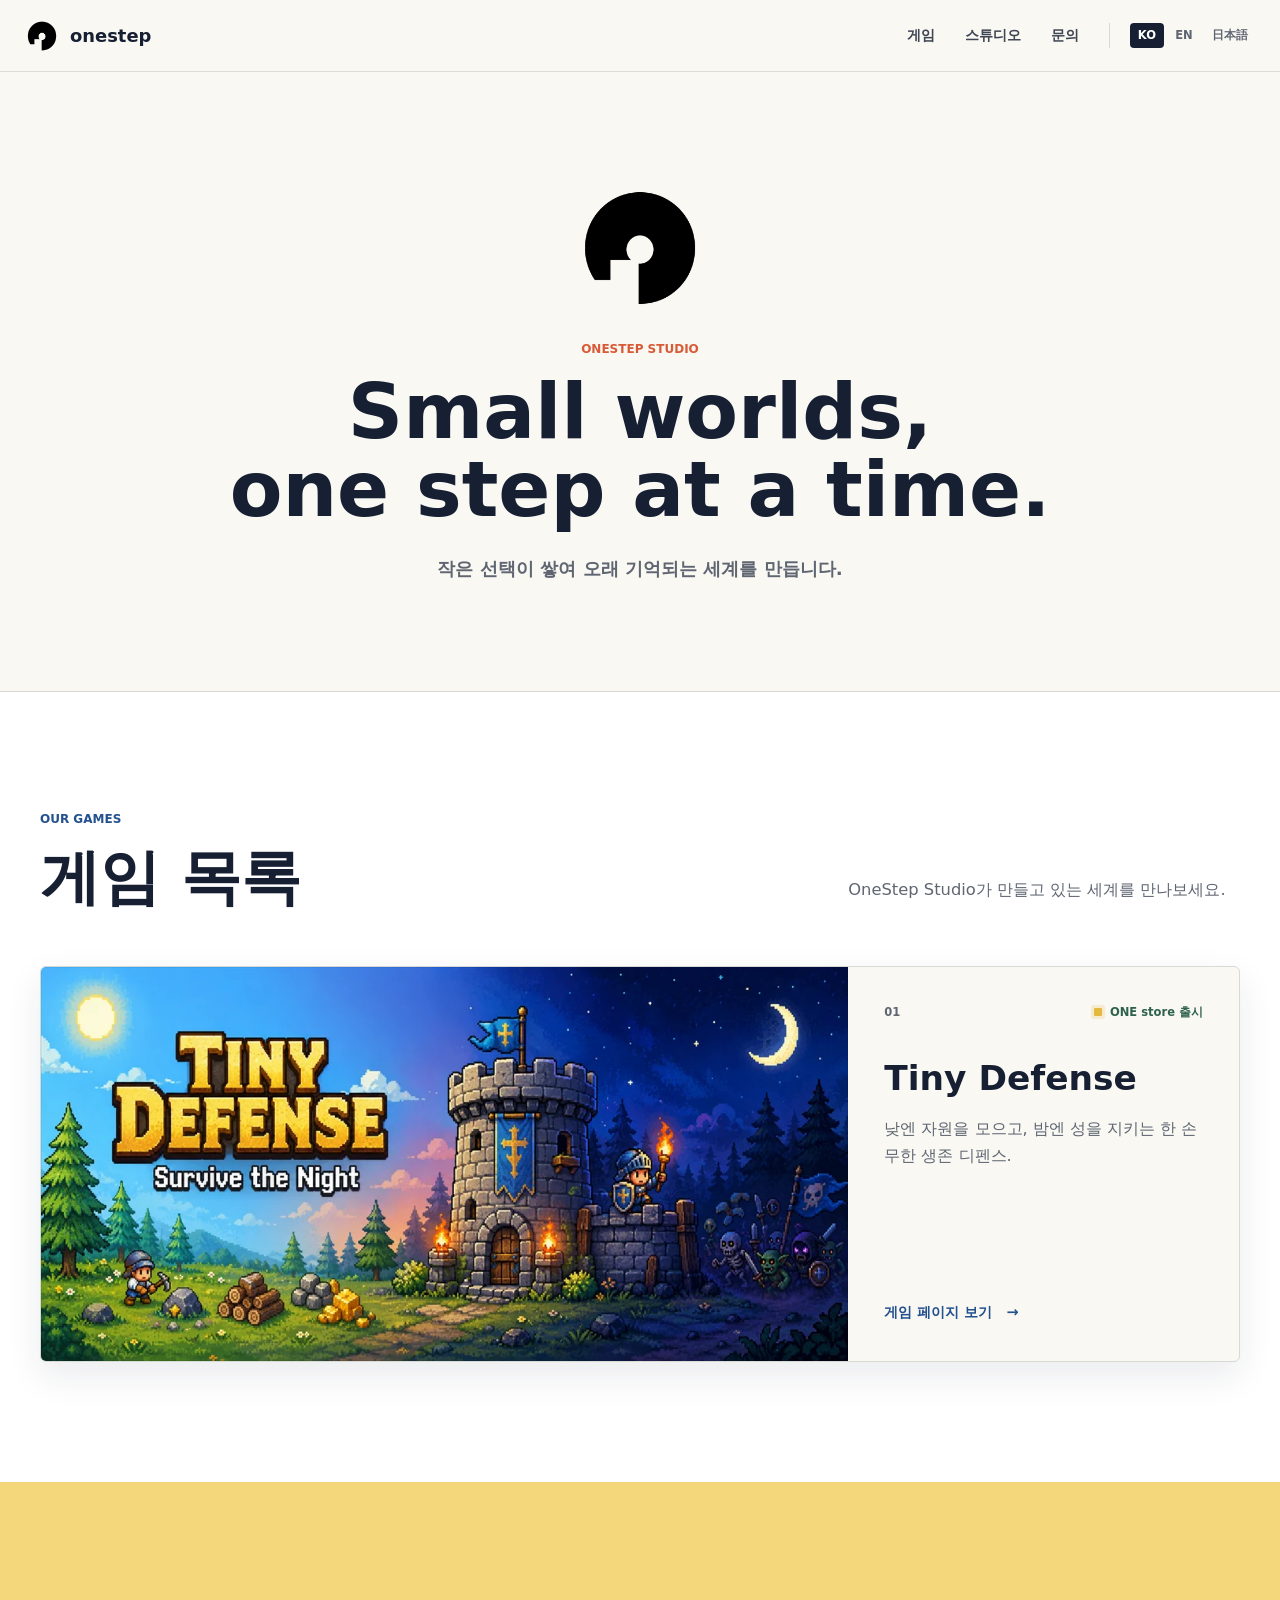
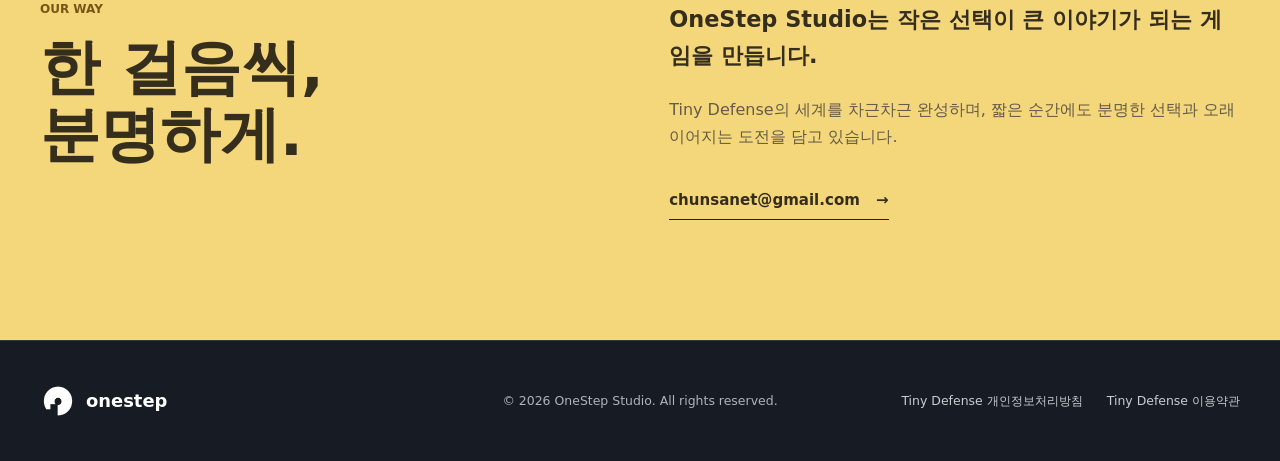
<file: index.html>
<!DOCTYPE html>
<html lang="ko">
<head>
  <meta charset="utf-8">
  <meta name="viewport" content="width=device-width, initial-scale=1">
  <meta name="description" content="작은 세계를 한 걸음씩 만들어가는 게임 스튜디오, OneStep Studio의 공식 홈페이지입니다.">
  <meta name="theme-color" content="#f9f8f3">
  <meta name="color-scheme" content="light">
  <link rel="canonical" href="https://onestep-studio.github.io/">
  <link rel="alternate" hreflang="ko" href="https://onestep-studio.github.io/">
  <link rel="alternate" hreflang="en" href="https://onestep-studio.github.io/en/">
  <link rel="alternate" hreflang="ja" href="https://onestep-studio.github.io/ja/">
  <link rel="alternate" hreflang="x-default" href="https://onestep-studio.github.io/">

  <meta property="og:type" content="website">
  <meta property="og:locale" content="ko_KR">
  <meta property="og:site_name" content="OneStep Studio">
  <meta property="og:title" content="OneStep Studio">
  <meta property="og:description" content="Small worlds, one step at a time. OneStep Studio의 게임을 만나보세요.">
  <meta property="og:url" content="https://onestep-studio.github.io/">
  <meta property="og:image" content="https://onestep-studio.github.io/assets/onestep-logo.png">
  <meta property="og:image:width" content="1176">
  <meta property="og:image:height" content="1176">
  <meta property="og:image:alt" content="OneStep Studio 로고">

  <meta name="twitter:card" content="summary">
  <meta name="twitter:title" content="OneStep Studio">
  <meta name="twitter:description" content="Small worlds, one step at a time.">
  <meta name="twitter:image" content="https://onestep-studio.github.io/assets/onestep-logo.png">

  <title>OneStep Studio | 공식 홈페이지</title>
  <link rel="icon" href="/assets/onestep-favicon.png" type="image/png">
  <link rel="apple-touch-icon" href="/assets/onestep-touch-icon.png">
  <link rel="preload" as="image" href="/assets/onestep-logo.webp" type="image/webp">
  <link rel="stylesheet" href="/styles.css?v=cb63b69">
  <script defer src="/script.js"></script>
  <script type="application/ld+json">
    {
      "@context": "https://schema.org",
      "@graph": [
        {
          "@type": "Organization",
          "@id": "https://onestep-studio.github.io/#organization",
          "name": "OneStep Studio",
          "url": "https://onestep-studio.github.io/",
          "logo": "https://onestep-studio.github.io/assets/onestep-logo.png",
          "email": "chunsanet@gmail.com"
        },
        {
          "@type": "WebSite",
          "name": "OneStep Studio",
          "url": "https://onestep-studio.github.io/",
          "inLanguage": "ko",
          "publisher": {
            "@id": "https://onestep-studio.github.io/#organization"
          }
        },
        {
          "@type": "ItemList",
          "name": "OneStep Studio 게임 목록",
          "numberOfItems": 1,
          "itemListElement": [
            {
              "@type": "ListItem",
              "position": 1,
              "url": "https://onestep-studio.github.io/games/tiny-defense/",
              "name": "Tiny Defense"
            }
          ]
        }
      ]
    }
  </script>
</head>
<body class="home-page">
  <a class="skip-link" href="#main">본문 바로가기</a>

  <header class="site-header" data-header>
    <div class="header-inner">
      <a class="wordmark" href="#top" aria-label="OneStep Studio 홈">
        <img class="wordmark-logo" src="/assets/onestep-logo.webp" alt="" width="512" height="512">
        <span>onestep</span>
      </a>

      <nav class="primary-nav" id="primary-nav" aria-label="주요 메뉴">
        <a href="#games">게임</a>
        <a href="#studio">스튜디오</a>
        <a href="mailto:chunsanet@gmail.com">문의</a>
        <span class="language-switcher" role="group" aria-label="언어 선택">
          <a href="/" lang="ko" aria-current="page">KO</a>
          <a href="/en/" lang="en">EN</a>
          <a href="/ja/" lang="ja">日本語</a>
        </span>
      </nav>

      <button class="menu-toggle" type="button" aria-expanded="false" aria-controls="primary-nav" aria-label="메뉴 열기" data-label-open="메뉴 열기" data-label-close="메뉴 닫기">
        <span></span>
        <span></span>
        <span></span>
      </button>
    </div>
  </header>

  <main id="main">
    <section class="studio-intro" id="top" aria-labelledby="studio-home-title">
      <div class="container studio-intro-inner reveal">
        <img class="studio-logo" src="/assets/onestep-logo.webp" alt="" width="512" height="512" fetchpriority="high">
        <p class="eyebrow">ONESTEP STUDIO</p>
        <h1 id="studio-home-title">Small worlds,<br>one step at a time.</h1>
        <p>작은 선택이 쌓여 오래 기억되는 세계를 만듭니다.</p>
      </div>
    </section>

    <section class="game-library section" id="games" aria-labelledby="games-title">
      <div class="container">
        <div class="library-heading reveal">
          <div>
            <p class="eyebrow">OUR GAMES</p>
            <h2 id="games-title">게임 목록</h2>
          </div>
          <p>OneStep Studio가 만들고 있는 세계를 만나보세요.</p>
        </div>

        <div class="game-grid">
          <a class="game-card reveal" href="/games/tiny-defense/" aria-label="Tiny Defense 게임 페이지 보기">
            <div class="game-card-media">
              <img src="/assets/hero-wide.webp" alt="낮과 밤의 경계에 선 Tiny Defense의 성과 영웅, 몬스터" width="1024" height="500">
            </div>
            <div class="game-card-body">
              <div class="game-card-meta">
                <span>01</span>
                <span class="game-status is-live"><span aria-hidden="true"></span>ONE store 출시</span>
              </div>
              <h3>Tiny Defense</h3>
              <p>낮엔 자원을 모으고, 밤엔 성을 지키는 한 손 무한 생존 디펜스.</p>
              <span class="game-card-link">
                게임 페이지 보기
                <span aria-hidden="true">&rarr;</span>
              </span>
            </div>
          </a>
        </div>
      </div>
    </section>

    <section class="studio-summary section" id="studio" aria-labelledby="studio-summary-title">
      <div class="container studio-summary-grid">
        <div class="reveal">
          <p class="eyebrow">OUR WAY</p>
          <h2 id="studio-summary-title">한 걸음씩,<br>분명하게.</h2>
        </div>
        <div class="studio-summary-copy reveal">
          <p class="lead">OneStep Studio는 작은 선택이 큰 이야기가 되는 게임을 만듭니다.</p>
          <p>Tiny Defense의 세계를 차근차근 완성하며, 짧은 순간에도 분명한 선택과 오래 이어지는 도전을 담고 있습니다.</p>
          <a class="text-link" href="mailto:chunsanet@gmail.com">
            chunsanet@gmail.com
            <span aria-hidden="true">&rarr;</span>
          </a>
        </div>
      </div>
    </section>
  </main>

  <footer class="site-footer">
    <div class="container footer-inner">
      <a class="wordmark wordmark-footer" href="#top" aria-label="페이지 맨 위로">
        <img class="wordmark-logo" src="/assets/onestep-logo.webp" alt="" width="512" height="512" loading="lazy">
        <span>onestep</span>
      </a>
      <p>&copy; <span data-year>2026</span> OneStep Studio. All rights reserved.</p>
      <nav aria-label="법적 고지">
        <a href="https://notedays.github.io/tinydefense-legal/privacy-policy.html">Tiny Defense 개인정보처리방침</a>
        <a href="https://notedays.github.io/tinydefense-legal/terms-of-service.html">Tiny Defense 이용약관</a>
      </nav>
    </div>
  </footer>
</body>
</html>
</file>
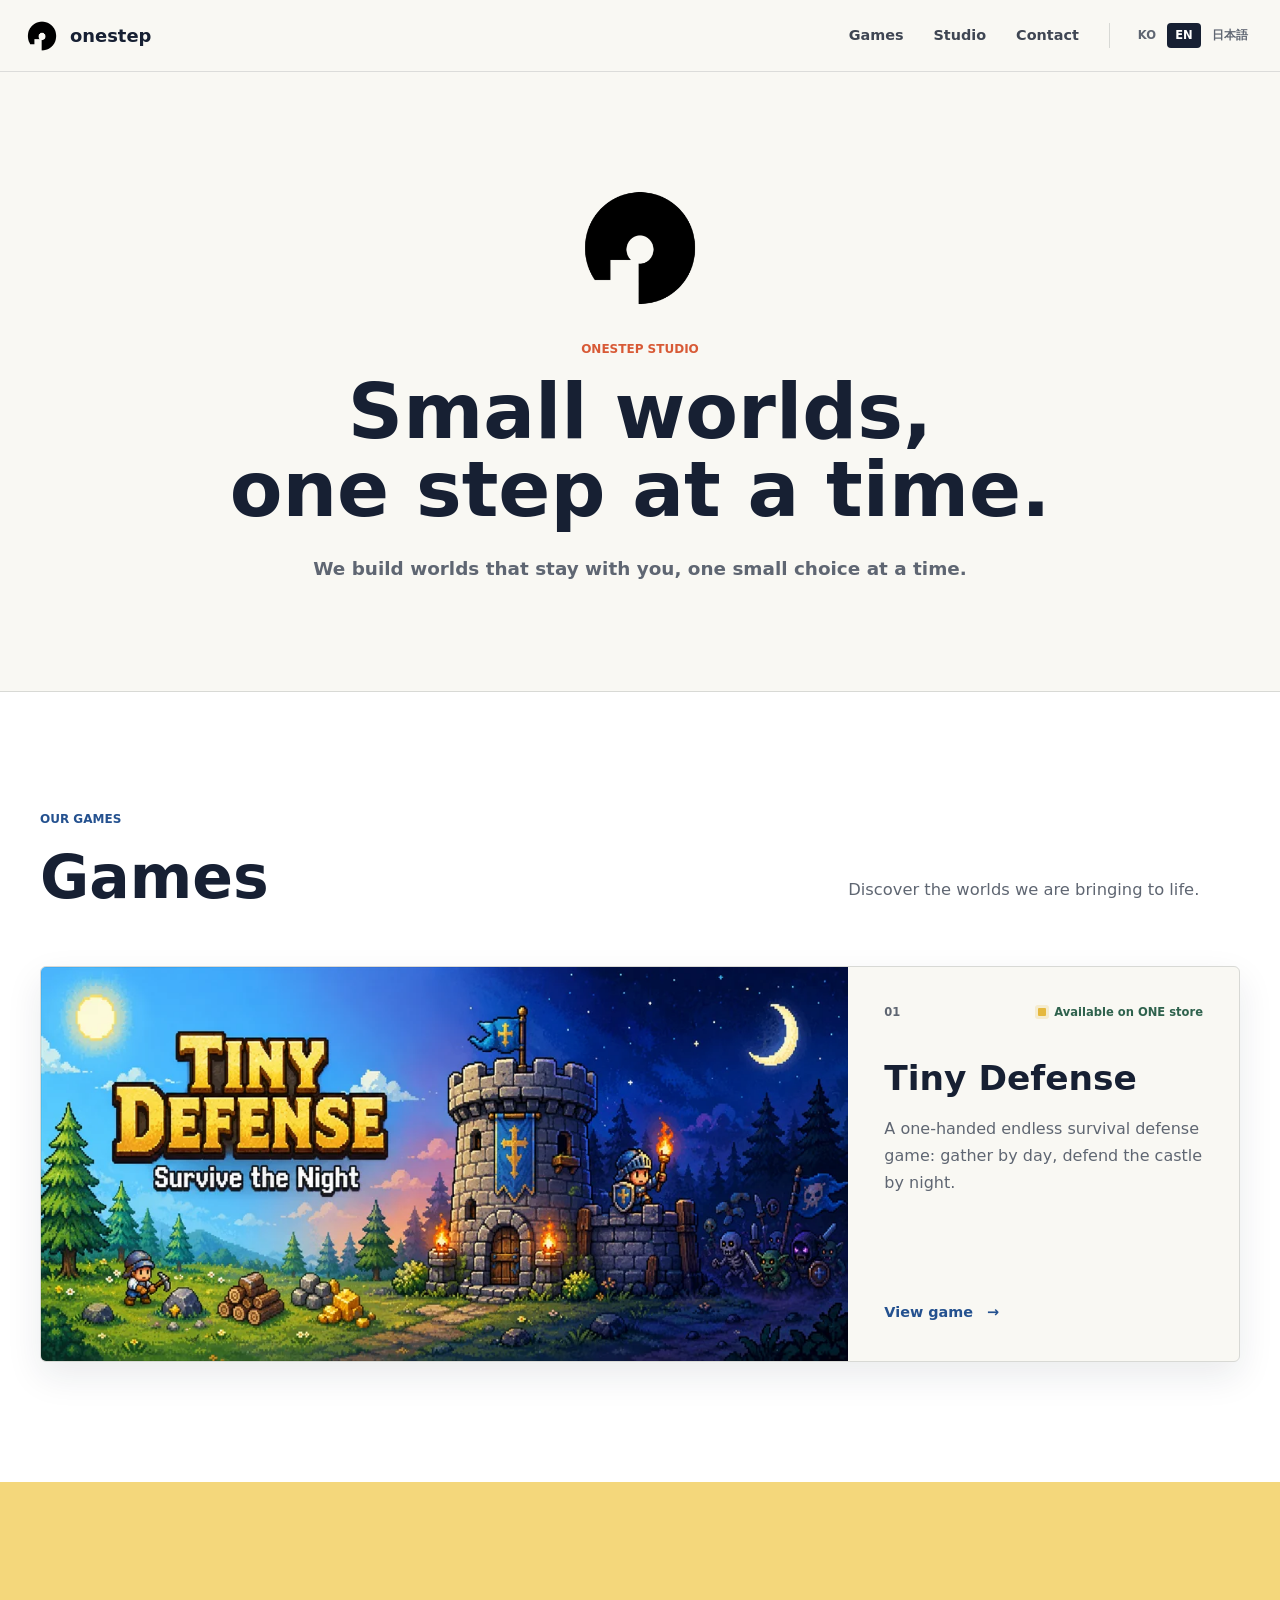
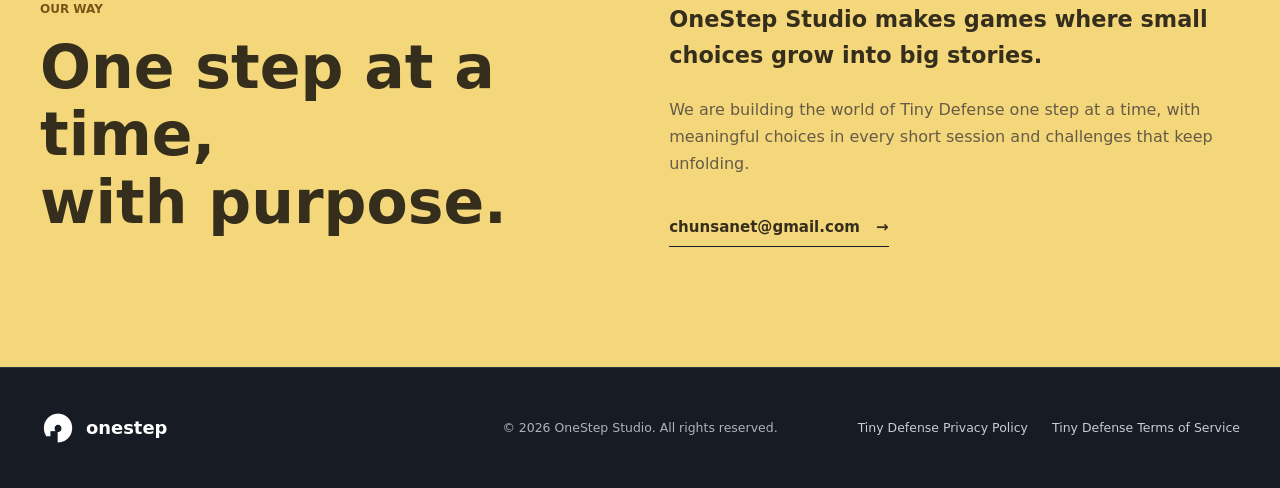
<file: en/index.html>
<!DOCTYPE html>
<html lang="en">
<head>
  <meta charset="utf-8">
  <meta name="viewport" content="width=device-width, initial-scale=1">
  <meta name="description" content="The official website of OneStep Studio, a game studio building small worlds one step at a time.">
  <meta name="theme-color" content="#f9f8f3">
  <meta name="color-scheme" content="light">
  <link rel="canonical" href="https://onestep-studio.github.io/en/">
  <link rel="alternate" hreflang="ko" href="https://onestep-studio.github.io/">
  <link rel="alternate" hreflang="en" href="https://onestep-studio.github.io/en/">
  <link rel="alternate" hreflang="ja" href="https://onestep-studio.github.io/ja/">
  <link rel="alternate" hreflang="x-default" href="https://onestep-studio.github.io/">

  <meta property="og:type" content="website">
  <meta property="og:locale" content="en_US">
  <meta property="og:site_name" content="OneStep Studio">
  <meta property="og:title" content="OneStep Studio">
  <meta property="og:description" content="Small worlds, one step at a time. Discover the games of OneStep Studio.">
  <meta property="og:url" content="https://onestep-studio.github.io/en/">
  <meta property="og:image" content="https://onestep-studio.github.io/assets/onestep-logo.png">
  <meta property="og:image:width" content="1176">
  <meta property="og:image:height" content="1176">
  <meta property="og:image:alt" content="OneStep Studio logo">

  <meta name="twitter:card" content="summary">
  <meta name="twitter:title" content="OneStep Studio">
  <meta name="twitter:description" content="Small worlds, one step at a time.">
  <meta name="twitter:image" content="https://onestep-studio.github.io/assets/onestep-logo.png">

  <title>OneStep Studio | Official Site</title>
  <link rel="icon" href="/assets/onestep-favicon.png" type="image/png">
  <link rel="apple-touch-icon" href="/assets/onestep-touch-icon.png">
  <link rel="preload" as="image" href="/assets/onestep-logo.webp" type="image/webp">
  <link rel="stylesheet" href="/styles.css?v=cb63b69">
  <script defer src="/script.js"></script>
  <script type="application/ld+json">
    {
      "@context": "https://schema.org",
      "@graph": [
        {
          "@type": "Organization",
          "@id": "https://onestep-studio.github.io/#organization",
          "name": "OneStep Studio",
          "url": "https://onestep-studio.github.io/",
          "logo": "https://onestep-studio.github.io/assets/onestep-logo.png",
          "email": "chunsanet@gmail.com"
        },
        {
          "@type": "WebSite",
          "name": "OneStep Studio",
          "url": "https://onestep-studio.github.io/en/",
          "inLanguage": "en",
          "publisher": {
            "@id": "https://onestep-studio.github.io/#organization"
          }
        },
        {
          "@type": "ItemList",
          "name": "Games by OneStep Studio",
          "numberOfItems": 1,
          "itemListElement": [
            {
              "@type": "ListItem",
              "position": 1,
              "url": "https://onestep-studio.github.io/en/games/tiny-defense/",
              "name": "Tiny Defense"
            }
          ]
        }
      ]
    }
  </script>
</head>
<body class="home-page">
  <a class="skip-link" href="#main">Skip to main content</a>

  <header class="site-header" data-header>
    <div class="header-inner">
      <a class="wordmark" href="#top" aria-label="OneStep Studio home">
        <img class="wordmark-logo" src="/assets/onestep-logo.webp" alt="" width="512" height="512">
        <span>onestep</span>
      </a>

      <nav class="primary-nav" id="primary-nav" aria-label="Primary navigation">
        <a href="#games">Games</a>
        <a href="#studio">Studio</a>
        <a href="mailto:chunsanet@gmail.com">Contact</a>
        <span class="language-switcher" role="group" aria-label="Select language">
          <a href="/" lang="ko">KO</a>
          <a href="/en/" lang="en" aria-current="page">EN</a>
          <a href="/ja/" lang="ja">日本語</a>
        </span>
      </nav>

      <button class="menu-toggle" type="button" aria-expanded="false" aria-controls="primary-nav" aria-label="Open menu" data-label-open="Open menu" data-label-close="Close menu">
        <span></span>
        <span></span>
        <span></span>
      </button>
    </div>
  </header>

  <main id="main">
    <section class="studio-intro" id="top" aria-labelledby="studio-home-title">
      <div class="container studio-intro-inner reveal">
        <img class="studio-logo" src="/assets/onestep-logo.webp" alt="" width="512" height="512" fetchpriority="high">
        <p class="eyebrow">ONESTEP STUDIO</p>
        <h1 id="studio-home-title">Small worlds,<br>one step at a time.</h1>
        <p>We build worlds that stay with you, one small choice at a time.</p>
      </div>
    </section>

    <section class="game-library section" id="games" aria-labelledby="games-title">
      <div class="container">
        <div class="library-heading reveal">
          <div>
            <p class="eyebrow">OUR GAMES</p>
            <h2 id="games-title">Games</h2>
          </div>
          <p>Discover the worlds we are bringing to life.</p>
        </div>

        <div class="game-grid">
          <a class="game-card reveal" href="/en/games/tiny-defense/" aria-label="View the Tiny Defense game page">
            <div class="game-card-media">
              <img src="/assets/hero-wide.webp" alt="The castle, hero, and monsters of Tiny Defense at the boundary between day and night" width="1024" height="500">
            </div>
            <div class="game-card-body">
              <div class="game-card-meta">
                <span>01</span>
                <span class="game-status is-live"><span aria-hidden="true"></span>Available on ONE store</span>
              </div>
              <h3>Tiny Defense</h3>
              <p>A one-handed endless survival defense game: gather by day, defend the castle by night.</p>
              <span class="game-card-link">
                View game
                <span aria-hidden="true">&rarr;</span>
              </span>
            </div>
          </a>
        </div>
      </div>
    </section>

    <section class="studio-summary section" id="studio" aria-labelledby="studio-summary-title">
      <div class="container studio-summary-grid">
        <div class="reveal">
          <p class="eyebrow">OUR WAY</p>
          <h2 id="studio-summary-title">One step at a time,<br>with purpose.</h2>
        </div>
        <div class="studio-summary-copy reveal">
          <p class="lead">OneStep Studio makes games where small choices grow into big stories.</p>
          <p>We are building the world of Tiny Defense one step at a time, with meaningful choices in every short session and challenges that keep unfolding.</p>
          <a class="text-link" href="mailto:chunsanet@gmail.com">
            chunsanet@gmail.com
            <span aria-hidden="true">&rarr;</span>
          </a>
        </div>
      </div>
    </section>
  </main>

  <footer class="site-footer">
    <div class="container footer-inner">
      <a class="wordmark wordmark-footer" href="#top" aria-label="Back to top">
        <img class="wordmark-logo" src="/assets/onestep-logo.webp" alt="" width="512" height="512" loading="lazy">
        <span>onestep</span>
      </a>
      <p>&copy; <span data-year>2026</span> OneStep Studio. All rights reserved.</p>
      <nav aria-label="Legal">
        <a href="https://notedays.github.io/tinydefense-legal/privacy-policy.html">Tiny Defense Privacy Policy</a>
        <a href="https://notedays.github.io/tinydefense-legal/terms-of-service.html">Tiny Defense Terms of Service</a>
      </nav>
    </div>
  </footer>
</body>
</html>
</file>
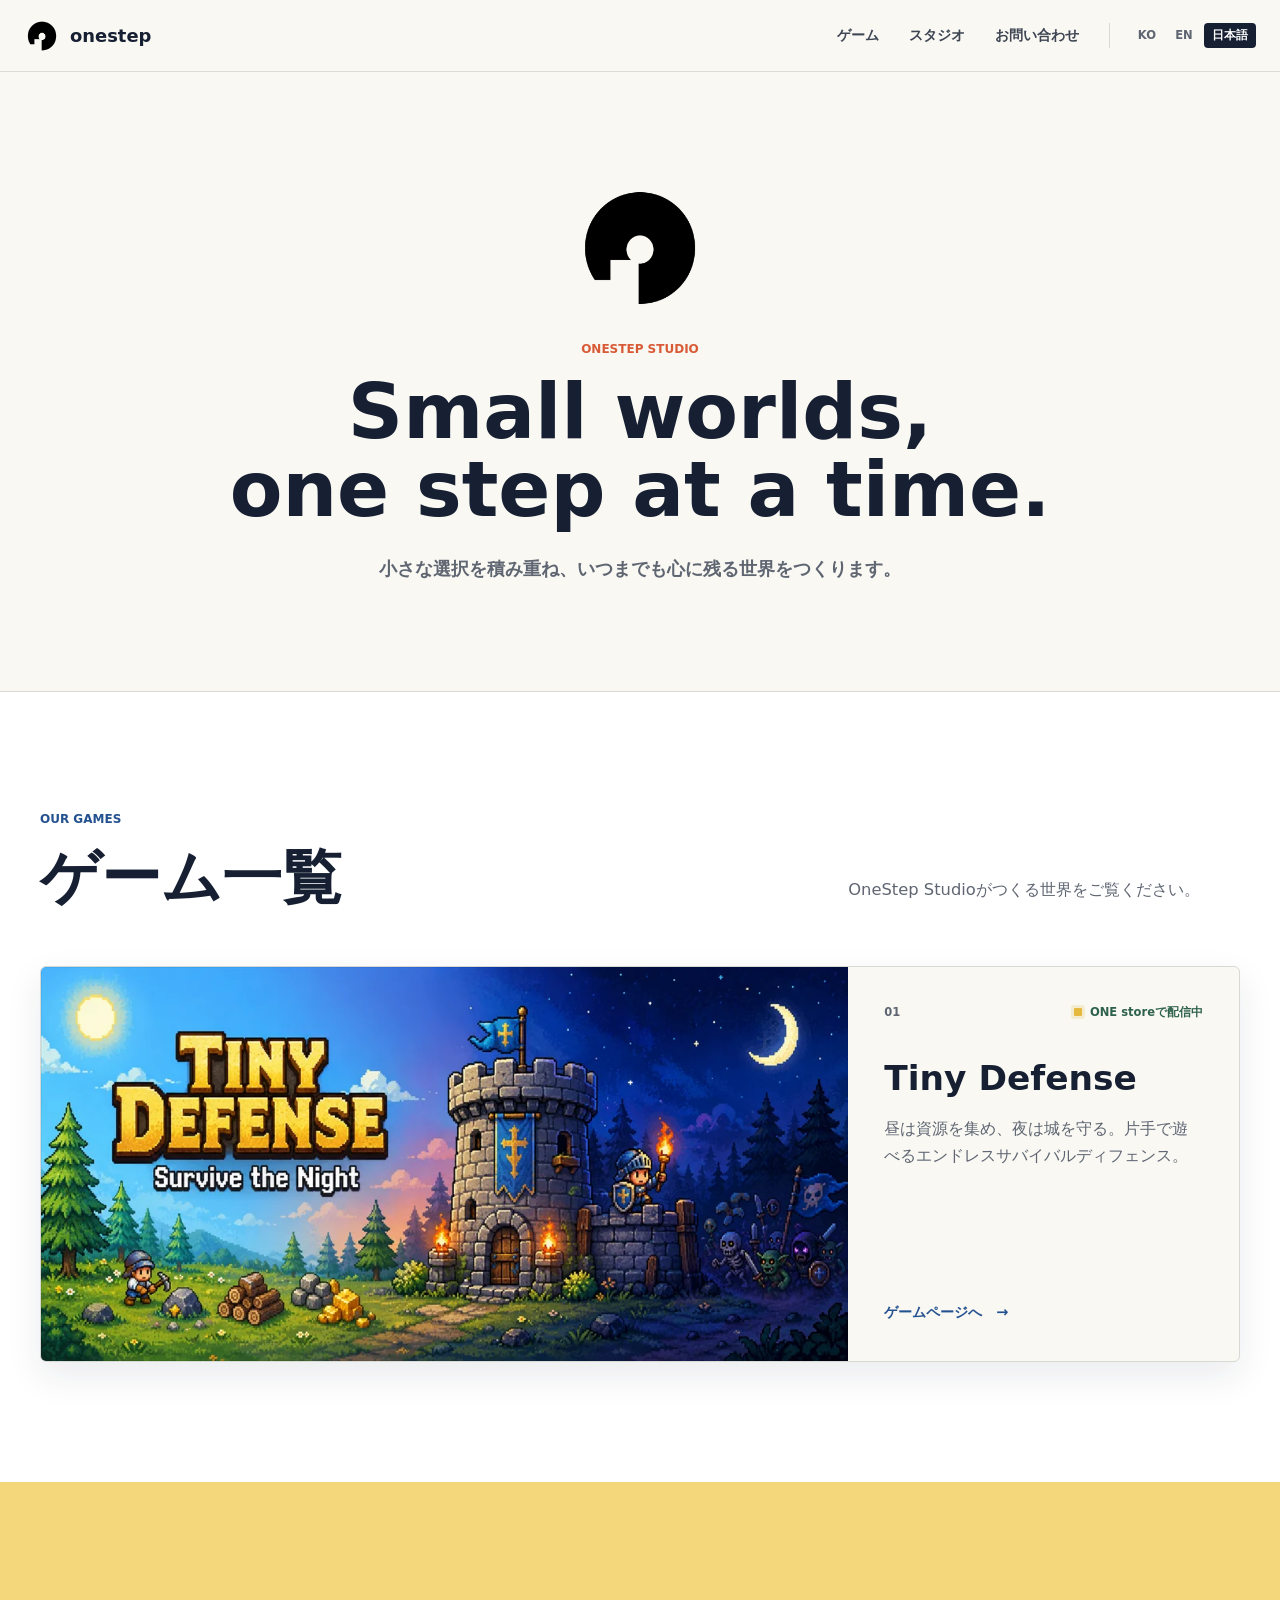
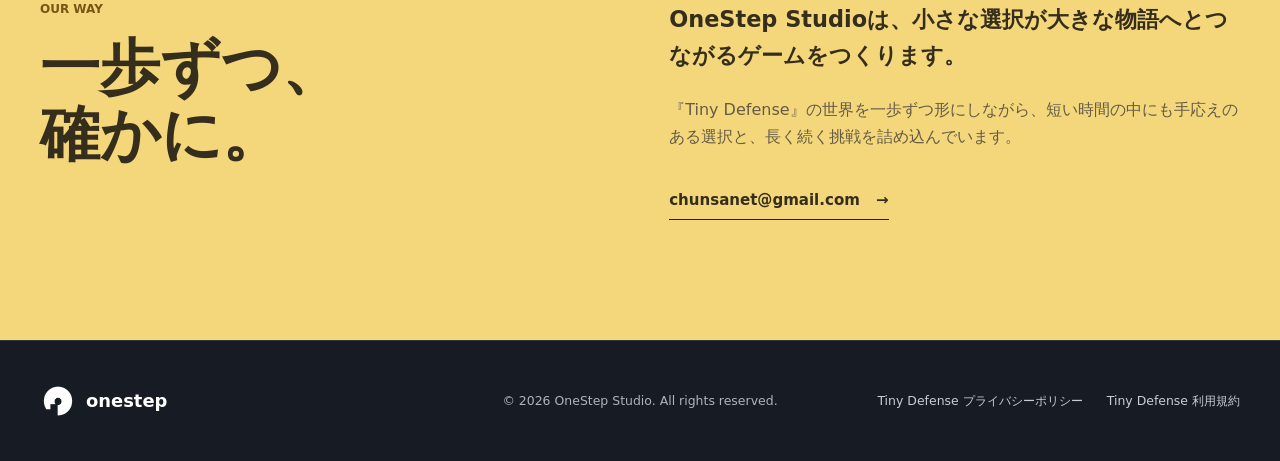
<file: ja/index.html>
<!DOCTYPE html>
<html lang="ja">
<head>
  <meta charset="utf-8">
  <meta name="viewport" content="width=device-width, initial-scale=1">
  <meta name="description" content="小さな世界を一歩ずつつくるゲームスタジオ、OneStep Studioの公式サイトです。">
  <meta name="theme-color" content="#f9f8f3">
  <meta name="color-scheme" content="light">
  <link rel="canonical" href="https://onestep-studio.github.io/ja/">
  <link rel="alternate" hreflang="ko" href="https://onestep-studio.github.io/">
  <link rel="alternate" hreflang="en" href="https://onestep-studio.github.io/en/">
  <link rel="alternate" hreflang="ja" href="https://onestep-studio.github.io/ja/">
  <link rel="alternate" hreflang="x-default" href="https://onestep-studio.github.io/">

  <meta property="og:type" content="website">
  <meta property="og:locale" content="ja_JP">
  <meta property="og:site_name" content="OneStep Studio">
  <meta property="og:title" content="OneStep Studio">
  <meta property="og:description" content="Small worlds, one step at a time. OneStep Studioが手がけるゲームをご紹介します。">
  <meta property="og:url" content="https://onestep-studio.github.io/ja/">
  <meta property="og:image" content="https://onestep-studio.github.io/assets/onestep-logo.png">
  <meta property="og:image:width" content="1176">
  <meta property="og:image:height" content="1176">
  <meta property="og:image:alt" content="OneStep Studioのロゴ">

  <meta name="twitter:card" content="summary">
  <meta name="twitter:title" content="OneStep Studio">
  <meta name="twitter:description" content="Small worlds, one step at a time.">
  <meta name="twitter:image" content="https://onestep-studio.github.io/assets/onestep-logo.png">

  <title>OneStep Studio | 公式サイト</title>
  <link rel="icon" href="/assets/onestep-favicon.png" type="image/png">
  <link rel="apple-touch-icon" href="/assets/onestep-touch-icon.png">
  <link rel="preload" as="image" href="/assets/onestep-logo.webp" type="image/webp">
  <link rel="stylesheet" href="/styles.css?v=cb63b69">
  <script defer src="/script.js"></script>
  <script type="application/ld+json">
    {
      "@context": "https://schema.org",
      "@graph": [
        {
          "@type": "Organization",
          "@id": "https://onestep-studio.github.io/#organization",
          "name": "OneStep Studio",
          "url": "https://onestep-studio.github.io/",
          "logo": "https://onestep-studio.github.io/assets/onestep-logo.png",
          "email": "chunsanet@gmail.com"
        },
        {
          "@type": "WebSite",
          "name": "OneStep Studio",
          "url": "https://onestep-studio.github.io/ja/",
          "inLanguage": "ja",
          "publisher": {
            "@id": "https://onestep-studio.github.io/#organization"
          }
        },
        {
          "@type": "ItemList",
          "name": "OneStep Studio ゲーム一覧",
          "numberOfItems": 1,
          "itemListElement": [
            {
              "@type": "ListItem",
              "position": 1,
              "url": "https://onestep-studio.github.io/ja/games/tiny-defense/",
              "name": "Tiny Defense"
            }
          ]
        }
      ]
    }
  </script>
</head>
<body class="home-page">
  <a class="skip-link" href="#main">メインコンテンツへ</a>

  <header class="site-header" data-header>
    <div class="header-inner">
      <a class="wordmark" href="#top" aria-label="OneStep Studio ホーム">
        <img class="wordmark-logo" src="/assets/onestep-logo.webp" alt="" width="512" height="512">
        <span>onestep</span>
      </a>

      <nav class="primary-nav" id="primary-nav" aria-label="メインメニュー">
        <a href="#games">ゲーム</a>
        <a href="#studio">スタジオ</a>
        <a href="mailto:chunsanet@gmail.com">お問い合わせ</a>
        <span class="language-switcher" role="group" aria-label="言語を選択">
          <a href="/" lang="ko">KO</a>
          <a href="/en/" lang="en">EN</a>
          <a href="/ja/" lang="ja" aria-current="page">日本語</a>
        </span>
      </nav>

      <button class="menu-toggle" type="button" aria-expanded="false" aria-controls="primary-nav" aria-label="メニューを開く" data-label-open="メニューを開く" data-label-close="メニューを閉じる">
        <span></span>
        <span></span>
        <span></span>
      </button>
    </div>
  </header>

  <main id="main">
    <section class="studio-intro" id="top" aria-labelledby="studio-home-title">
      <div class="container studio-intro-inner reveal">
        <img class="studio-logo" src="/assets/onestep-logo.webp" alt="" width="512" height="512" fetchpriority="high">
        <p class="eyebrow">ONESTEP STUDIO</p>
        <h1 id="studio-home-title">Small worlds,<br>one step at a time.</h1>
        <p>小さな選択を積み重ね、いつまでも心に残る世界をつくります。</p>
      </div>
    </section>

    <section class="game-library section" id="games" aria-labelledby="games-title">
      <div class="container">
        <div class="library-heading reveal">
          <div>
            <p class="eyebrow">OUR GAMES</p>
            <h2 id="games-title">ゲーム一覧</h2>
          </div>
          <p>OneStep Studioがつくる世界をご覧ください。</p>
        </div>

        <div class="game-grid">
          <a class="game-card reveal" href="/ja/games/tiny-defense/" aria-label="『Tiny Defense』のゲームページを見る">
            <div class="game-card-media">
              <img src="/assets/hero-wide.webp" alt="昼と夜の境に立つ『Tiny Defense』の城、英雄、モンスター" width="1024" height="500">
            </div>
            <div class="game-card-body">
              <div class="game-card-meta">
                <span>01</span>
                <span class="game-status is-live"><span aria-hidden="true"></span>ONE storeで配信中</span>
              </div>
              <h3>Tiny Defense</h3>
              <p>昼は資源を集め、夜は城を守る。片手で遊べるエンドレスサバイバルディフェンス。</p>
              <span class="game-card-link">
                ゲームページへ
                <span aria-hidden="true">&rarr;</span>
              </span>
            </div>
          </a>
        </div>
      </div>
    </section>

    <section class="studio-summary section" id="studio" aria-labelledby="studio-summary-title">
      <div class="container studio-summary-grid">
        <div class="reveal">
          <p class="eyebrow">OUR WAY</p>
          <h2 id="studio-summary-title">一歩ずつ、<br>確かに。</h2>
        </div>
        <div class="studio-summary-copy reveal">
          <p class="lead">OneStep Studioは、小さな選択が大きな物語へとつながるゲームをつくります。</p>
          <p>『Tiny Defense』の世界を一歩ずつ形にしながら、短い時間の中にも手応えのある選択と、長く続く挑戦を詰め込んでいます。</p>
          <a class="text-link" href="mailto:chunsanet@gmail.com">
            chunsanet@gmail.com
            <span aria-hidden="true">&rarr;</span>
          </a>
        </div>
      </div>
    </section>
  </main>

  <footer class="site-footer">
    <div class="container footer-inner">
      <a class="wordmark wordmark-footer" href="#top" aria-label="ページトップへ">
        <img class="wordmark-logo" src="/assets/onestep-logo.webp" alt="" width="512" height="512" loading="lazy">
        <span>onestep</span>
      </a>
      <p>&copy; <span data-year>2026</span> OneStep Studio. All rights reserved.</p>
      <nav aria-label="法的情報">
        <a href="https://notedays.github.io/tinydefense-legal/privacy-policy.html">Tiny Defense プライバシーポリシー</a>
        <a href="https://notedays.github.io/tinydefense-legal/terms-of-service.html">Tiny Defense 利用規約</a>
      </nav>
    </div>
  </footer>
</body>
</html>
</file>
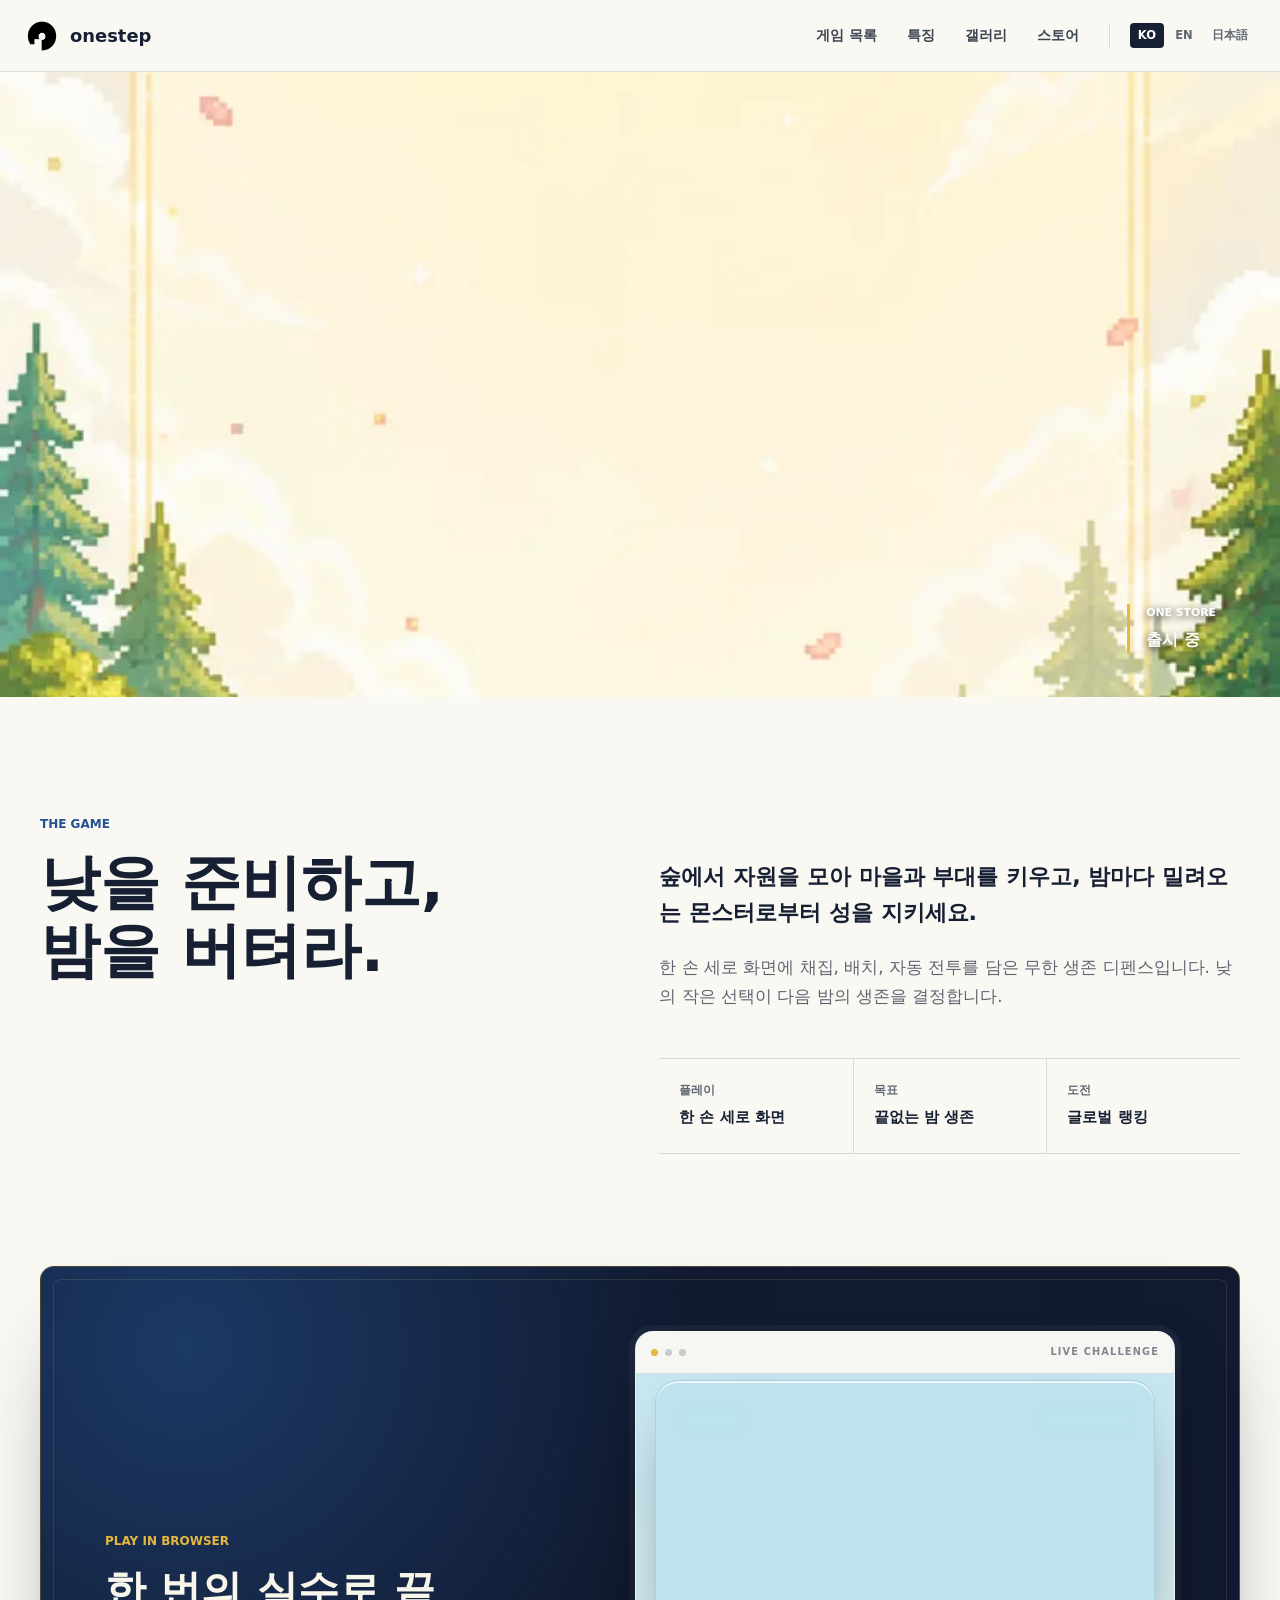
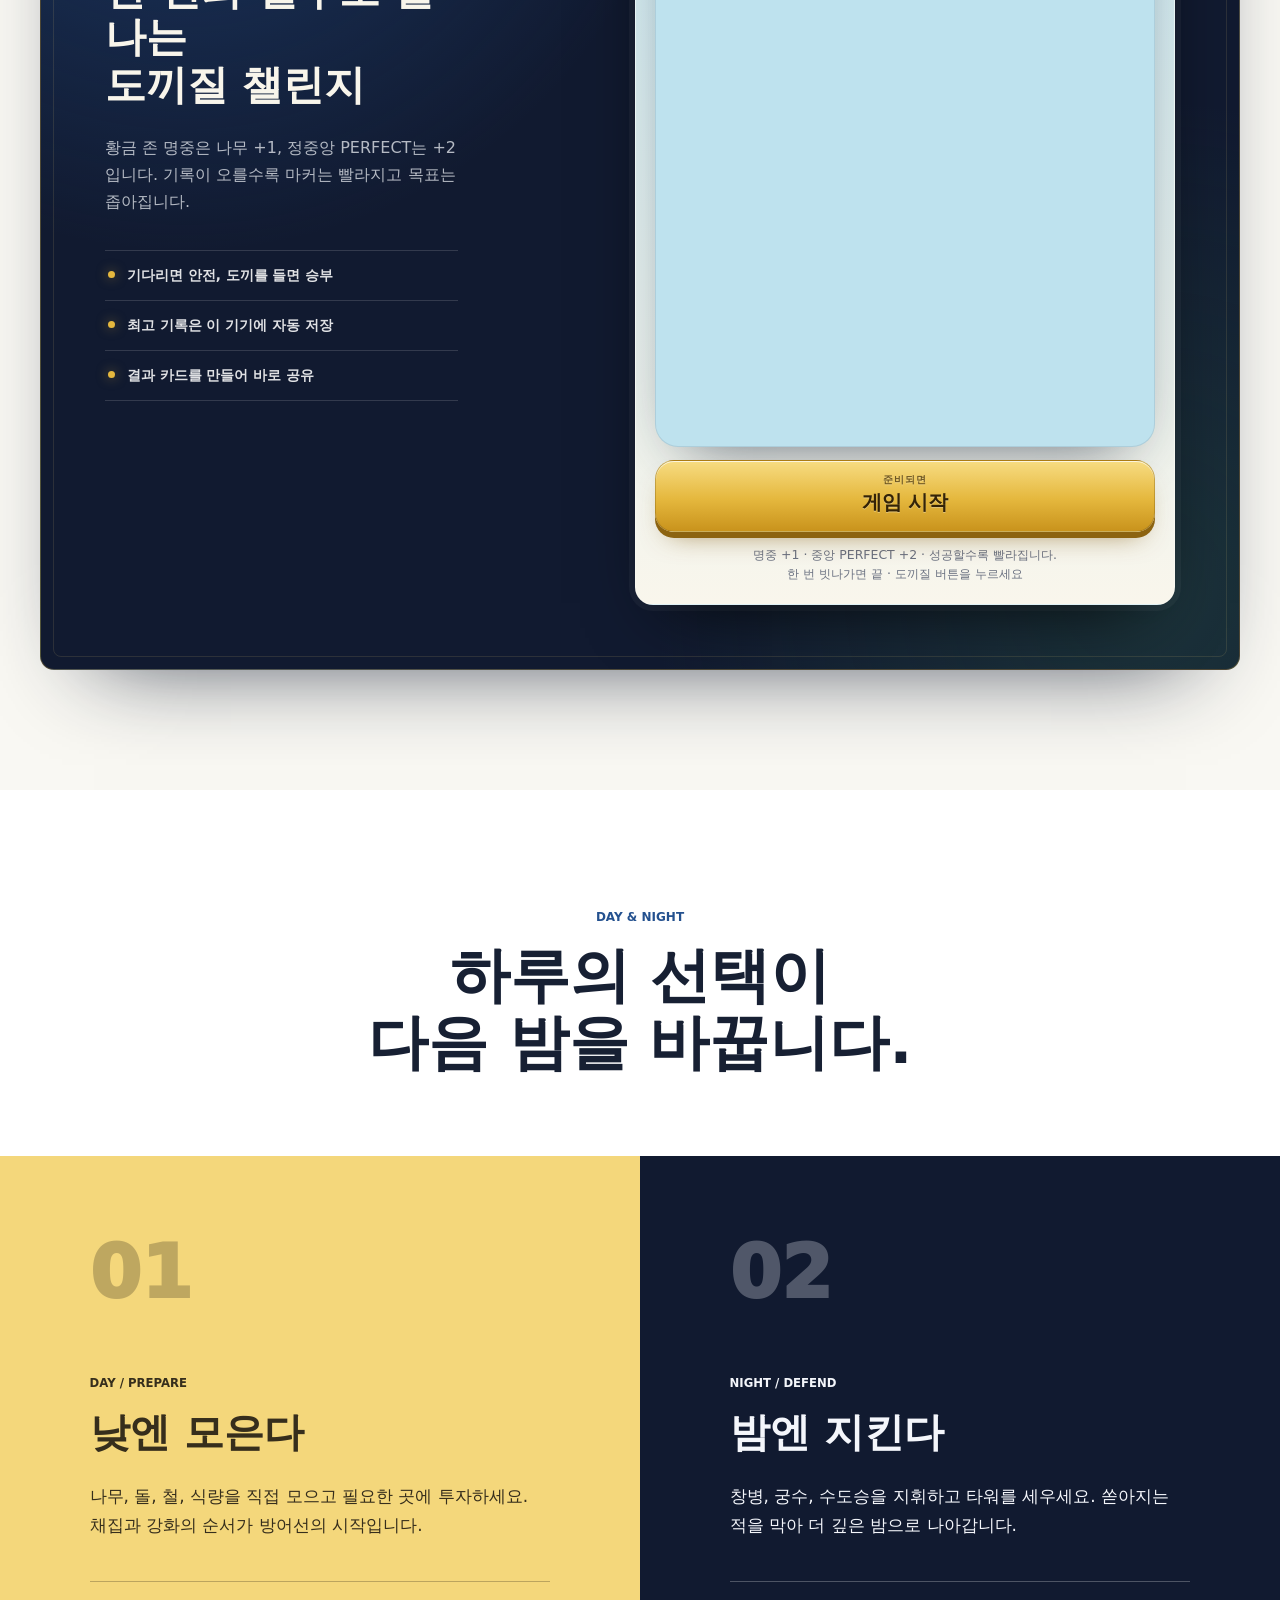
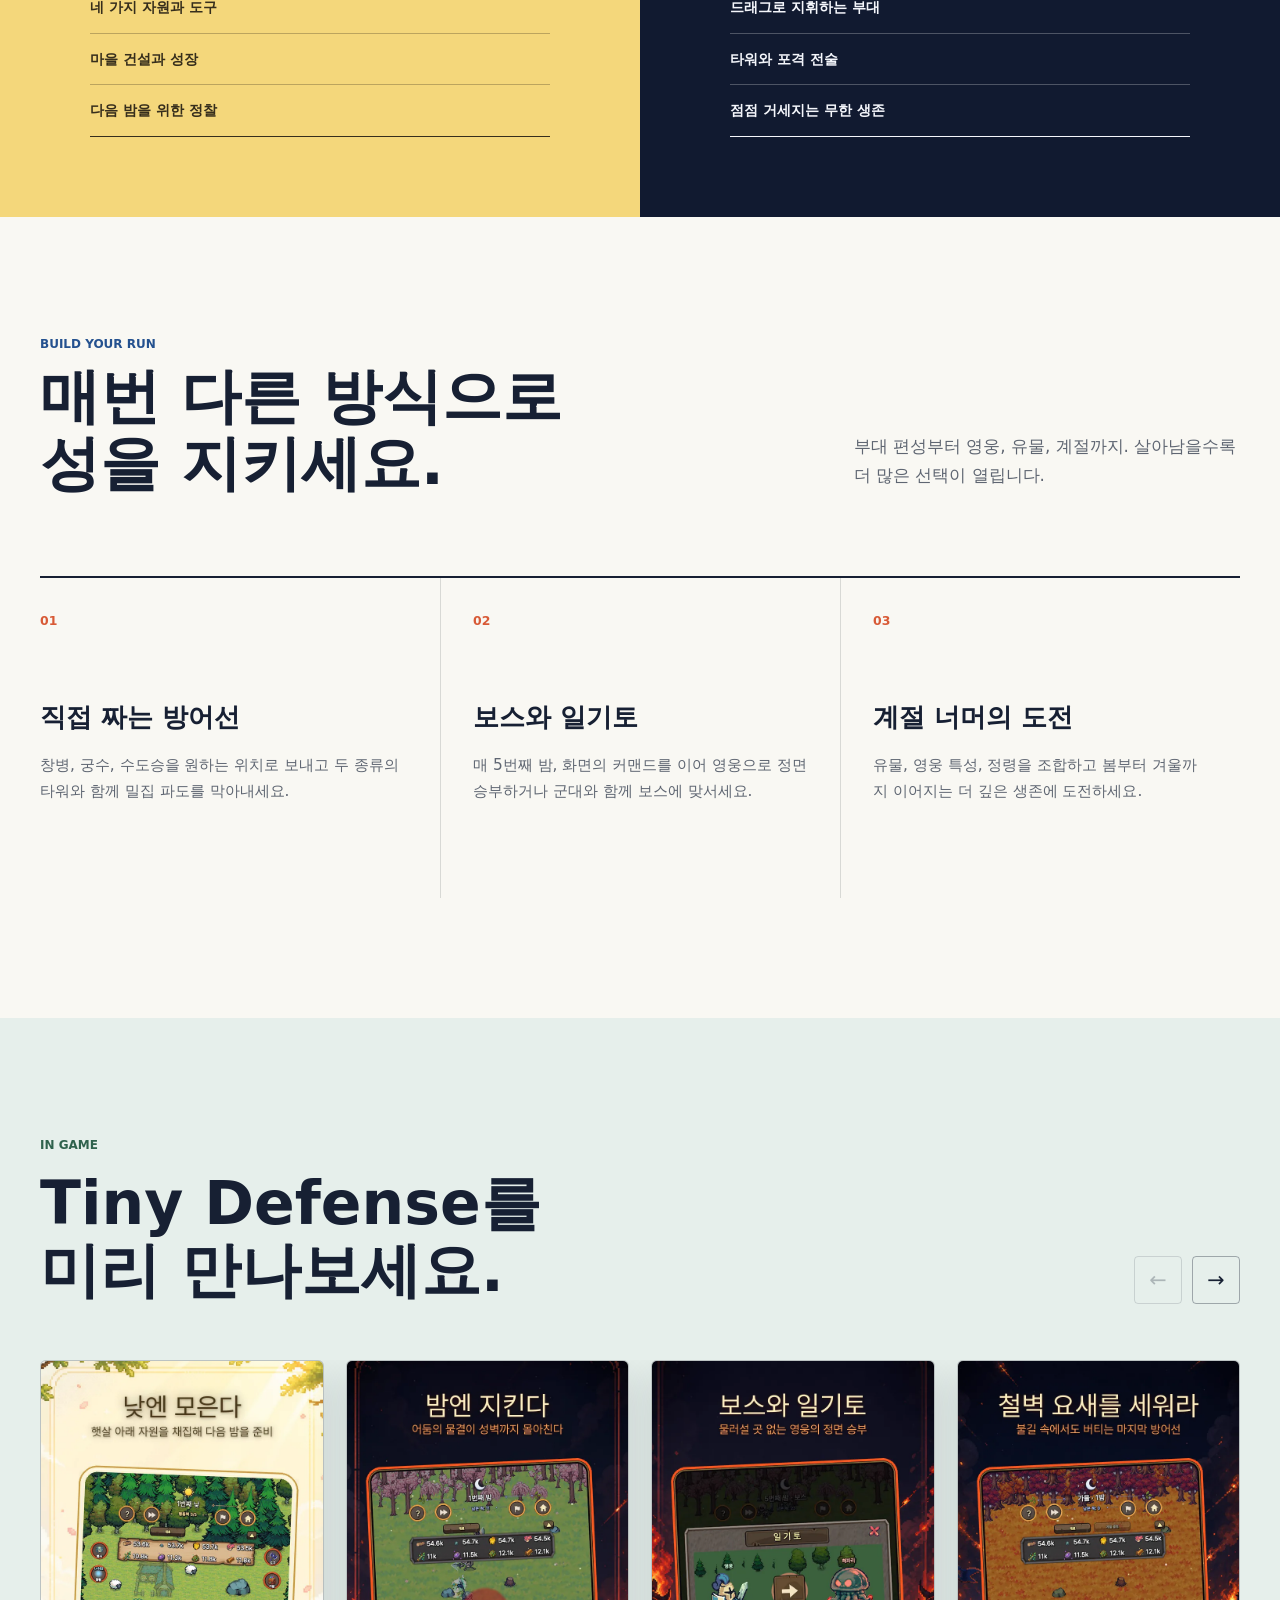
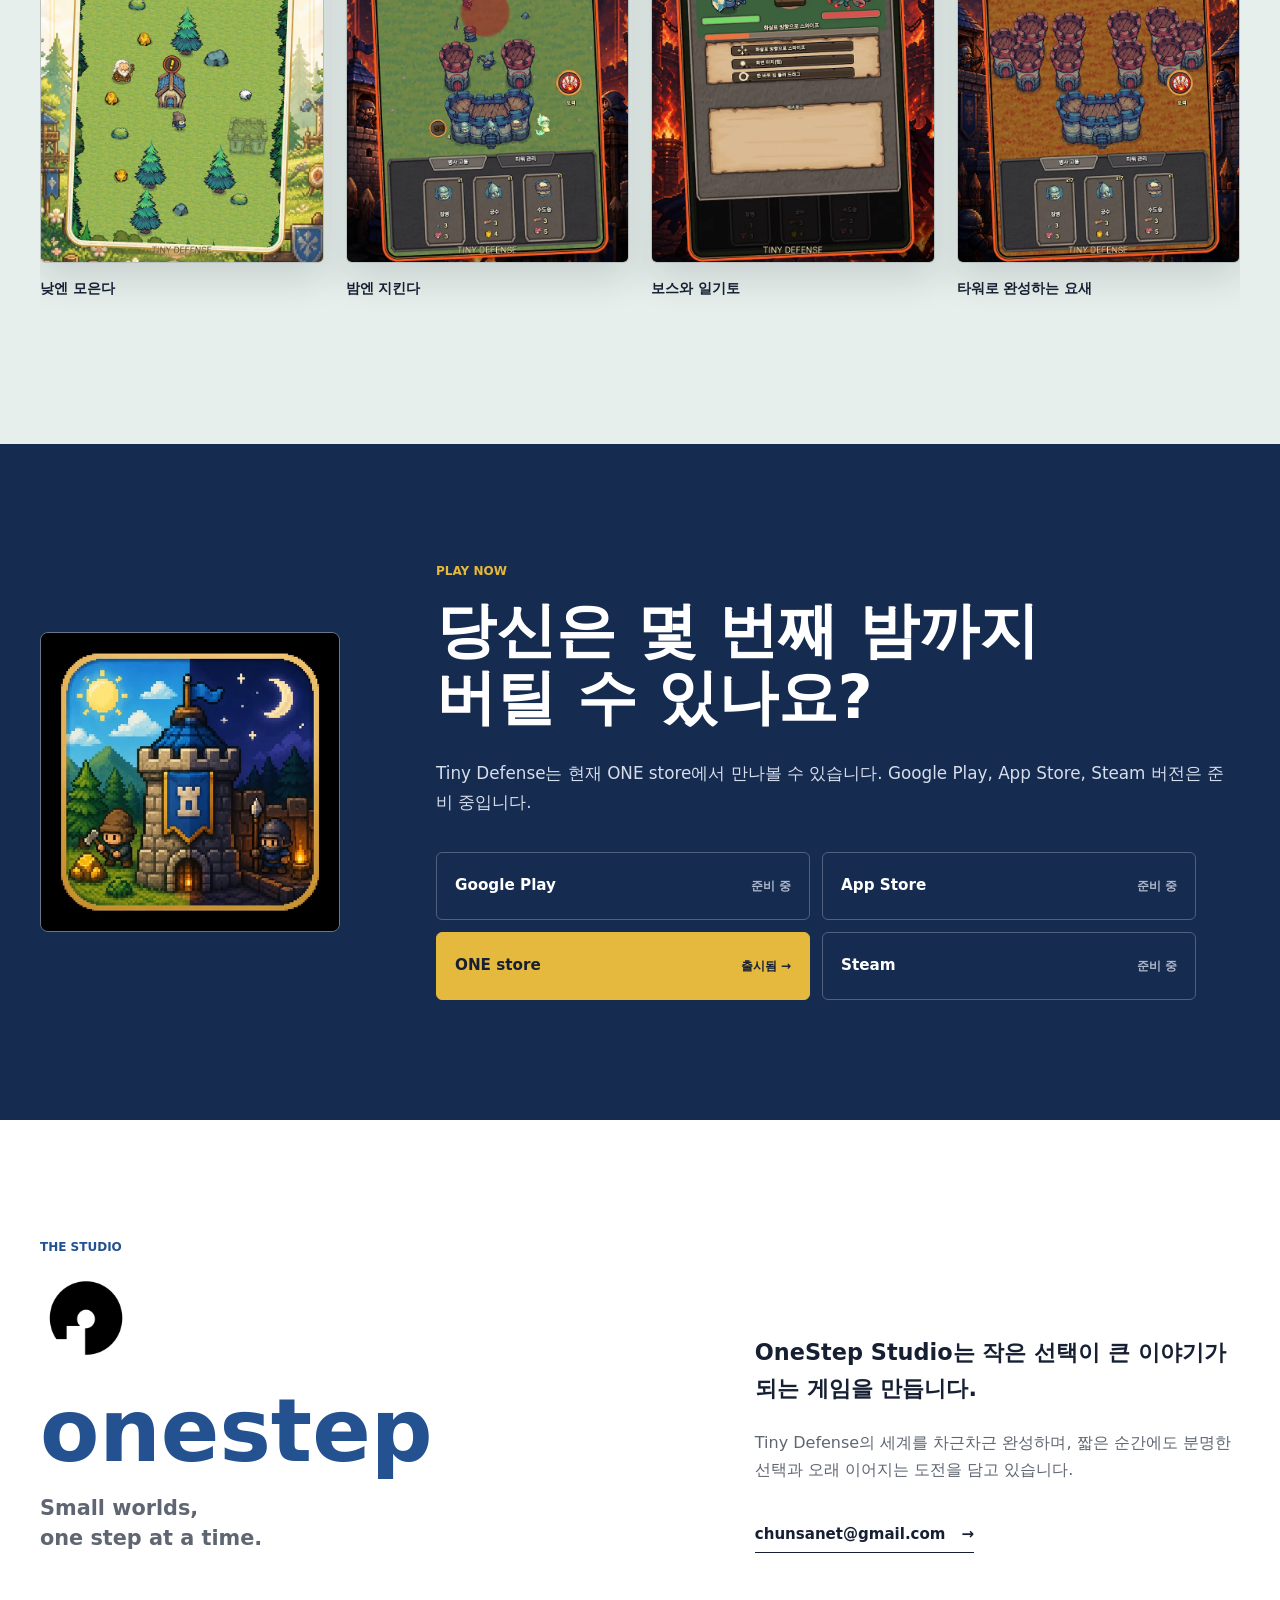
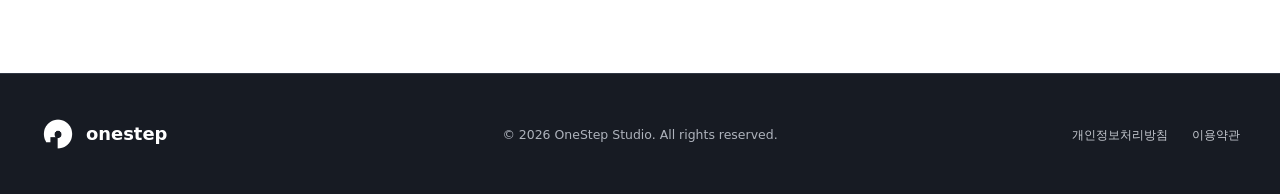
<file: games/tiny-defense/index.html>
<!DOCTYPE html>
<html lang="ko">
<head>
  <meta charset="utf-8">
  <meta name="viewport" content="width=device-width, initial-scale=1">
  <meta name="description" content="낮에는 자원을 모으고 밤에는 성을 지키는 한 손 세로형 무한 생존 디펜스, Tiny Defense.">
  <meta name="theme-color" content="#f9f8f3">
  <meta name="color-scheme" content="light">
  <link rel="canonical" href="https://onestep-studio.github.io/games/tiny-defense/">
  <link rel="alternate" hreflang="ko" href="https://onestep-studio.github.io/games/tiny-defense/">
  <link rel="alternate" hreflang="en" href="https://onestep-studio.github.io/en/games/tiny-defense/">
  <link rel="alternate" hreflang="ja" href="https://onestep-studio.github.io/ja/games/tiny-defense/">
  <link rel="alternate" hreflang="x-default" href="https://onestep-studio.github.io/games/tiny-defense/">

  <meta property="og:type" content="website">
  <meta property="og:locale" content="ko_KR">
  <meta property="og:site_name" content="OneStep Studio">
  <meta property="og:title" content="Tiny Defense | OneStep Studio">
  <meta property="og:description" content="낮을 준비하고, 밤을 버텨라. 한 손으로 즐기는 무한 생존 디펜스.">
  <meta property="og:url" content="https://onestep-studio.github.io/games/tiny-defense/">
  <meta property="og:image" content="https://onestep-studio.github.io/assets/og-image.jpg">
  <meta property="og:image:secure_url" content="https://onestep-studio.github.io/assets/og-image.jpg">
  <meta property="og:image:type" content="image/jpeg">
  <meta property="og:image:width" content="1200">
  <meta property="og:image:height" content="630">
  <meta property="og:image:alt" content="Tiny Defense의 낮과 밤, 성과 몬스터를 담은 픽셀 아트">

  <meta name="twitter:card" content="summary_large_image">
  <meta name="twitter:title" content="Tiny Defense | OneStep Studio">
  <meta name="twitter:description" content="낮을 준비하고, 밤을 버텨라. 한 손으로 즐기는 무한 생존 디펜스.">
  <meta name="twitter:image" content="https://onestep-studio.github.io/assets/og-image.jpg">

  <title>Tiny Defense | OneStep Studio</title>
  <link rel="icon" href="/assets/favicon.png" type="image/png">
  <link rel="apple-touch-icon" href="/assets/apple-touch-icon.png">
  <link rel="preload" as="image" href="/assets/hero-wide.webp" media="(min-width: 900px), (min-width: 700px) and (max-width: 899px) and (orientation: landscape)" type="image/webp">
  <link rel="preload" as="image" href="/assets/hero-mobile.webp" media="(max-width: 699px), (min-width: 700px) and (max-width: 899px) and (orientation: portrait)" type="image/webp">
  <link rel="stylesheet" href="/styles.css?v=axe-share-1">
  <script defer src="/script.js"></script>
  <script type="application/ld+json">
    {
      "@context": "https://schema.org",
      "@type": "VideoGame",
      "name": "Tiny Defense",
      "description": "낮에는 자원을 모으고 밤에는 성을 지키는 한 손 세로형 무한 생존 디펜스.",
      "genre": ["Defense", "Survival", "Casual"],
      "gamePlatform": ["Android"],
      "inLanguage": "ko",
      "publisher": {
        "@type": "Organization",
        "name": "OneStep Studio",
        "url": "https://onestep-studio.github.io/"
      },
      "image": "https://onestep-studio.github.io/assets/og-image.jpg",
      "sameAs": "https://m.onestore.co.kr/v2/ko-kr/app/0001007324",
      "url": "https://onestep-studio.github.io/games/tiny-defense/"
    }
  </script>
</head>
<body class="game-page">
  <a class="skip-link" href="#main">본문 바로가기</a>

  <header class="site-header" data-header>
    <div class="header-inner">
      <a class="wordmark" href="/" aria-label="OneStep Studio 홈">
        <img class="wordmark-logo" src="/assets/onestep-logo.webp" alt="" width="512" height="512">
        <span>onestep</span>
      </a>

      <nav class="primary-nav" id="primary-nav" aria-label="주요 메뉴">
        <a href="/">게임 목록</a>
        <a href="#features">특징</a>
        <a href="#gallery">갤러리</a>
        <a href="#stores">스토어</a>
        <span class="language-switcher" role="group" aria-label="언어 선택">
          <a href="/games/tiny-defense/" lang="ko" aria-current="page">KO</a>
          <a href="/en/games/tiny-defense/" lang="en">EN</a>
          <a href="/ja/games/tiny-defense/" lang="ja">日本語</a>
        </span>
      </nav>

      <button class="menu-toggle" type="button" aria-expanded="false" aria-controls="primary-nav" aria-label="메뉴 열기" data-label-open="메뉴 열기" data-label-close="메뉴 닫기">
        <span></span>
        <span></span>
        <span></span>
      </button>
    </div>
  </header>

  <main id="main">
    <section class="hero" id="top" aria-labelledby="hero-title">
      <h1 class="sr-only" id="hero-title">Tiny Defense</h1>
      <picture class="hero-picture">
        <source media="(max-width: 699px), (min-width: 700px) and (max-width: 899px) and (orientation: portrait)" srcset="/assets/hero-mobile.webp">
        <img src="/assets/hero-wide.webp" alt="낮과 밤의 경계에 선 성, 자원을 모으는 영웅과 몰려오는 몬스터" width="1024" height="500" fetchpriority="high">
      </picture>

      <div class="hero-mobile-content">
        <p class="eyebrow">ONESTEP PRESENTS</p>
        <p class="hero-mobile-title" aria-hidden="true">TINY<br>DEFENSE</p>
        <p class="hero-tagline">낮을 준비하고,<br>밤을 버텨라.</p>
        <a class="button button-primary" href="#game">
          게임 살펴보기
          <span aria-hidden="true">&darr;</span>
        </a>
      </div>

      <div class="hero-desktop-status" aria-hidden="true">
        <span>ONE STORE</span>
        <strong>출시 중</strong>
      </div>
    </section>

    <section class="intro section" id="game">
      <div class="container intro-grid">
        <div class="section-heading reveal">
          <p class="eyebrow">THE GAME</p>
          <h2>낮을 준비하고,<br>밤을 버텨라.</h2>
        </div>

        <div class="intro-copy reveal">
          <p class="lead">숲에서 자원을 모아 마을과 부대를 키우고, 밤마다 밀려오는 몬스터로부터 성을 지키세요.</p>
          <p>한 손 세로 화면에 채집, 배치, 자동 전투를 담은 무한 생존 디펜스입니다. 낮의 작은 선택이 다음 밤의 생존을 결정합니다.</p>

          <dl class="game-facts">
            <div>
              <dt>플레이</dt>
              <dd>한 손 세로 화면</dd>
            </div>
            <div>
              <dt>목표</dt>
              <dd>끝없는 밤 생존</dd>
            </div>
            <div>
              <dt>도전</dt>
              <dd>글로벌 랭킹</dd>
            </div>
          </dl>
        </div>
      </div>

      <div class="container axe-challenge reveal" id="axe-challenge">
        <div class="axe-challenge-copy">
          <p class="eyebrow">PLAY IN BROWSER</p>
          <h3>한 번의 실수로 끝나는<br>도끼질 챌린지</h3>
          <p>황금 존 명중은 나무 +1, 정중앙 PERFECT는 +2입니다. 기록이 오를수록 마커는 빨라지고 목표는 좁아집니다.</p>
          <ul>
            <li>기다리면 안전, 도끼를 들면 승부</li>
            <li>최고 기록은 이 기기에 자동 저장</li>
            <li>결과 카드를 만들어 바로 공유</li>
          </ul>
        </div>

        <div class="axe-game-embed">
          <div class="axe-frame-bar" aria-hidden="true">
            <span></span><span></span><span></span>
            <strong>LIVE CHALLENGE</strong>
          </div>
          <iframe class="axe-game-frame"
            src="/games/tiny-defense/play/?embed=1&amp;lang=ko&amp;v=score-attack-18"
            title="Tiny Defense 도끼질 점수 어택"
            allow="autoplay; web-share; clipboard-write"
            loading="eager"></iframe>
        </div>
      </div>
    </section>

    <section class="cycle" id="features" aria-labelledby="cycle-title">
      <div class="container cycle-heading reveal">
        <p class="eyebrow">DAY &amp; NIGHT</p>
        <h2 id="cycle-title">하루의 선택이<br>다음 밤을 바꿉니다.</h2>
      </div>

      <div class="cycle-grid">
        <article class="phase phase-day reveal">
          <div class="phase-inner">
            <span class="phase-number" aria-hidden="true">01</span>
            <p class="phase-label">DAY / PREPARE</p>
            <h3>낮엔 모은다</h3>
            <p>나무, 돌, 철, 식량을 직접 모으고 필요한 곳에 투자하세요. 채집과 강화의 순서가 방어선의 시작입니다.</p>
            <ul>
              <li>네 가지 자원과 도구</li>
              <li>마을 건설과 성장</li>
              <li>다음 밤을 위한 정찰</li>
            </ul>
          </div>
        </article>

        <article class="phase phase-night reveal">
          <div class="phase-inner">
            <span class="phase-number" aria-hidden="true">02</span>
            <p class="phase-label">NIGHT / DEFEND</p>
            <h3>밤엔 지킨다</h3>
            <p>창병, 궁수, 수도승을 지휘하고 타워를 세우세요. 쏟아지는 적을 막아 더 깊은 밤으로 나아갑니다.</p>
            <ul>
              <li>드래그로 지휘하는 부대</li>
              <li>타워와 포격 전술</li>
              <li>점점 거세지는 무한 생존</li>
            </ul>
          </div>
        </article>
      </div>
    </section>

    <section class="features section" aria-labelledby="features-title">
      <div class="container">
        <div class="feature-header reveal">
          <p class="eyebrow">BUILD YOUR RUN</p>
          <h2 id="features-title">매번 다른 방식으로<br>성을 지키세요.</h2>
          <p>부대 편성부터 영웅, 유물, 계절까지. 살아남을수록 더 많은 선택이 열립니다.</p>
        </div>

        <div class="feature-list">
          <article class="feature-item reveal">
            <span class="feature-index">01</span>
            <h3>직접 짜는 방어선</h3>
            <p>창병, 궁수, 수도승을 원하는 위치로 보내고 두 종류의 타워와 함께 밀집 파도를 막아내세요.</p>
          </article>
          <article class="feature-item reveal">
            <span class="feature-index">02</span>
            <h3>보스와 일기토</h3>
            <p>매 5번째 밤, 화면의 커맨드를 이어 영웅으로 정면 승부하거나 군대와 함께 보스에 맞서세요.</p>
          </article>
          <article class="feature-item reveal">
            <span class="feature-index">03</span>
            <h3>계절 너머의 도전</h3>
            <p>유물, 영웅 특성, 정령을 조합하고 봄부터 겨울까지 이어지는 더 깊은 생존에 도전하세요.</p>
          </article>
        </div>
      </div>
    </section>

    <section class="gallery section" id="gallery" aria-labelledby="gallery-title">
      <div class="container gallery-header reveal">
        <div>
          <p class="eyebrow">IN GAME</p>
          <h2 id="gallery-title">Tiny Defense를<br>미리 만나보세요.</h2>
        </div>
        <div class="gallery-controls" role="group" aria-label="갤러리 이동">
          <button type="button" data-gallery-prev aria-label="이전 이미지">
            <span aria-hidden="true">&larr;</span>
          </button>
          <button type="button" data-gallery-next aria-label="다음 이미지">
            <span aria-hidden="true">&rarr;</span>
          </button>
        </div>
      </div>

      <div class="gallery-track" data-gallery-track tabindex="0" aria-label="게임 화면 갤러리">
        <figure class="gallery-item">
          <img src="/assets/01_day_gather.webp" alt="낮에 자원을 채집하는 Tiny Defense 플레이 화면" width="720" height="1280" loading="lazy">
          <figcaption>낮엔 모은다</figcaption>
        </figure>
        <figure class="gallery-item">
          <img src="/assets/02_night_battle.webp" alt="병사와 타워로 성을 지키는 밤 전투 화면" width="720" height="1280" loading="lazy">
          <figcaption>밤엔 지킨다</figcaption>
        </figure>
        <figure class="gallery-item">
          <img src="/assets/03_boss_duel.webp" alt="영웅과 보스가 일기토를 벌이는 화면" width="720" height="1280" loading="lazy">
          <figcaption>보스와 일기토</figcaption>
        </figure>
        <figure class="gallery-item">
          <img src="/assets/04_tower_fortress.webp" alt="두 종류의 타워로 요새를 구성하는 화면" width="720" height="1280" loading="lazy">
          <figcaption>타워로 완성하는 요새</figcaption>
        </figure>
        <figure class="gallery-item">
          <img src="/assets/05_relic_draft.webp" alt="세 가지 유물 중 하나를 선택하는 화면" width="720" height="1280" loading="lazy">
          <figcaption>매번 달라지는 유물</figcaption>
        </figure>
        <figure class="gallery-item">
          <img src="/assets/06_season_spring.webp" alt="봄 계절을 배경으로 진행되는 Tiny Defense 화면" width="720" height="1280" loading="lazy">
          <figcaption>사계절 끝없는 등반</figcaption>
        </figure>
      </div>
    </section>

    <section class="release section" id="stores" aria-labelledby="release-title">
      <div class="container release-grid">
        <img class="release-icon reveal" src="/assets/app-icon.webp" alt="" width="512" height="512" loading="lazy">
        <div class="release-copy reveal">
          <p class="eyebrow">PLAY NOW</p>
          <h2 id="release-title">당신은 몇 번째 밤까지<br>버틸 수 있나요?</h2>
          <p>Tiny Defense는 현재 ONE store에서 만나볼 수 있습니다. Google Play, App Store, Steam 버전은 준비 중입니다.</p>
          <ul class="store-grid">
            <li class="store-item">
              <div class="store-card is-coming">
                <span class="store-name">Google Play</span>
                <span class="store-state">준비 중</span>
              </div>
            </li>
            <li class="store-item">
              <div class="store-card is-coming">
                <span class="store-name">App Store</span>
                <span class="store-state">준비 중</span>
              </div>
            </li>
            <li class="store-item">
              <a class="store-card is-live" href="https://m.onestore.co.kr/v2/ko-kr/app/0001007324" target="_blank" rel="noopener" aria-label="ONE store에서 Tiny Defense 보기">
                <span class="store-name">ONE store</span>
                <span class="store-state">출시됨 <span aria-hidden="true">&rarr;</span></span>
              </a>
            </li>
            <li class="store-item">
              <div class="store-card is-coming">
                <span class="store-name">Steam</span>
                <span class="store-state">준비 중</span>
              </div>
            </li>
          </ul>
        </div>
      </div>
    </section>

    <section class="studio section" id="studio" aria-labelledby="studio-title">
      <div class="container studio-grid">
        <div class="studio-title reveal">
          <p class="eyebrow">THE STUDIO</p>
          <img class="studio-section-logo" src="/assets/onestep-logo.webp" alt="" width="512" height="512" loading="lazy">
          <h2 id="studio-title">onestep</h2>
          <p>Small worlds,<br>one step at a time.</p>
        </div>
        <div class="studio-copy reveal">
          <p class="lead">OneStep Studio는 작은 선택이 큰 이야기가 되는 게임을 만듭니다.</p>
          <p>Tiny Defense의 세계를 차근차근 완성하며, 짧은 순간에도 분명한 선택과 오래 이어지는 도전을 담고 있습니다.</p>
          <a class="text-link" href="mailto:chunsanet@gmail.com">
            chunsanet@gmail.com
            <span aria-hidden="true">&rarr;</span>
          </a>
        </div>
      </div>
    </section>
  </main>

  <footer class="site-footer">
    <div class="container footer-inner">
      <a class="wordmark wordmark-footer" href="/" aria-label="OneStep Studio 홈">
        <img class="wordmark-logo" src="/assets/onestep-logo.webp" alt="" width="512" height="512" loading="lazy">
        <span>onestep</span>
      </a>
      <p>&copy; <span data-year>2026</span> OneStep Studio. All rights reserved.</p>
      <nav aria-label="법적 고지">
        <a href="https://notedays.github.io/tinydefense-legal/privacy-policy.html">개인정보처리방침</a>
        <a href="https://notedays.github.io/tinydefense-legal/terms-of-service.html">이용약관</a>
      </nav>
    </div>
  </footer>
</body>
</html>
</file>
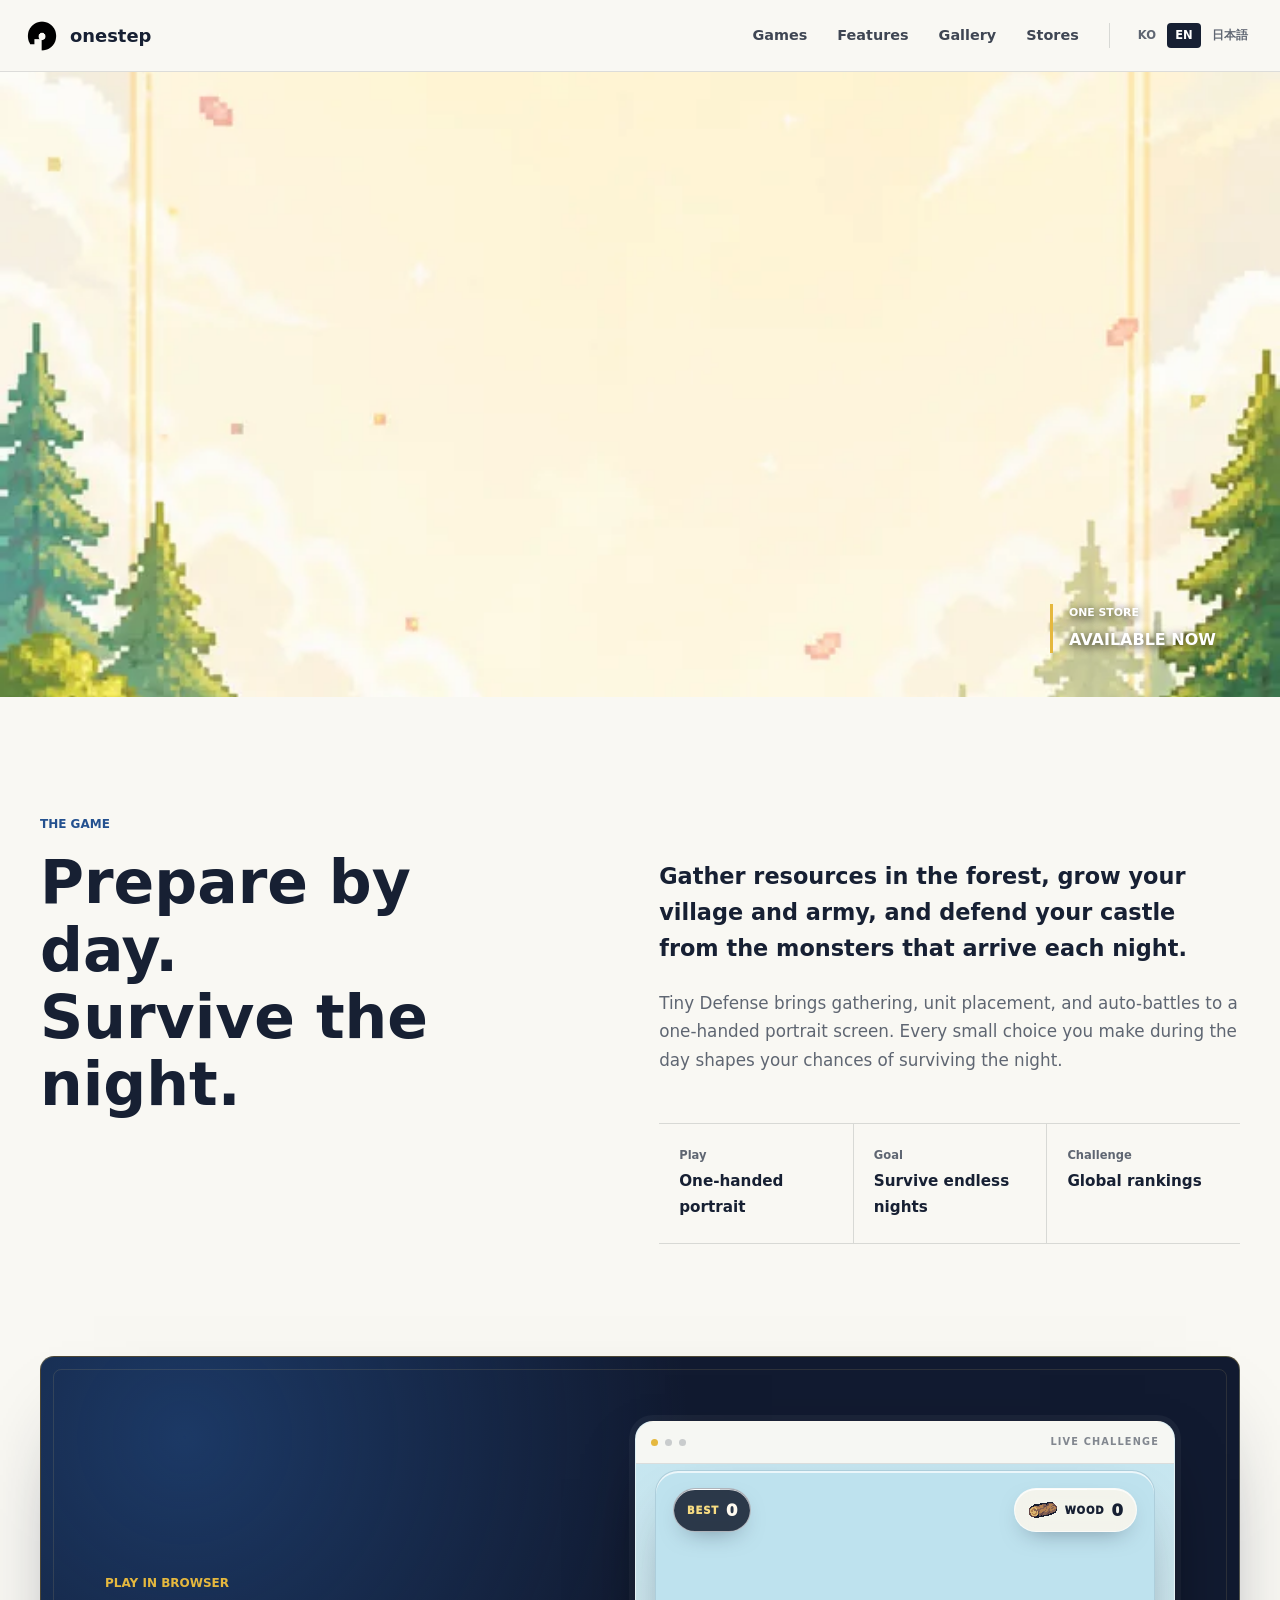
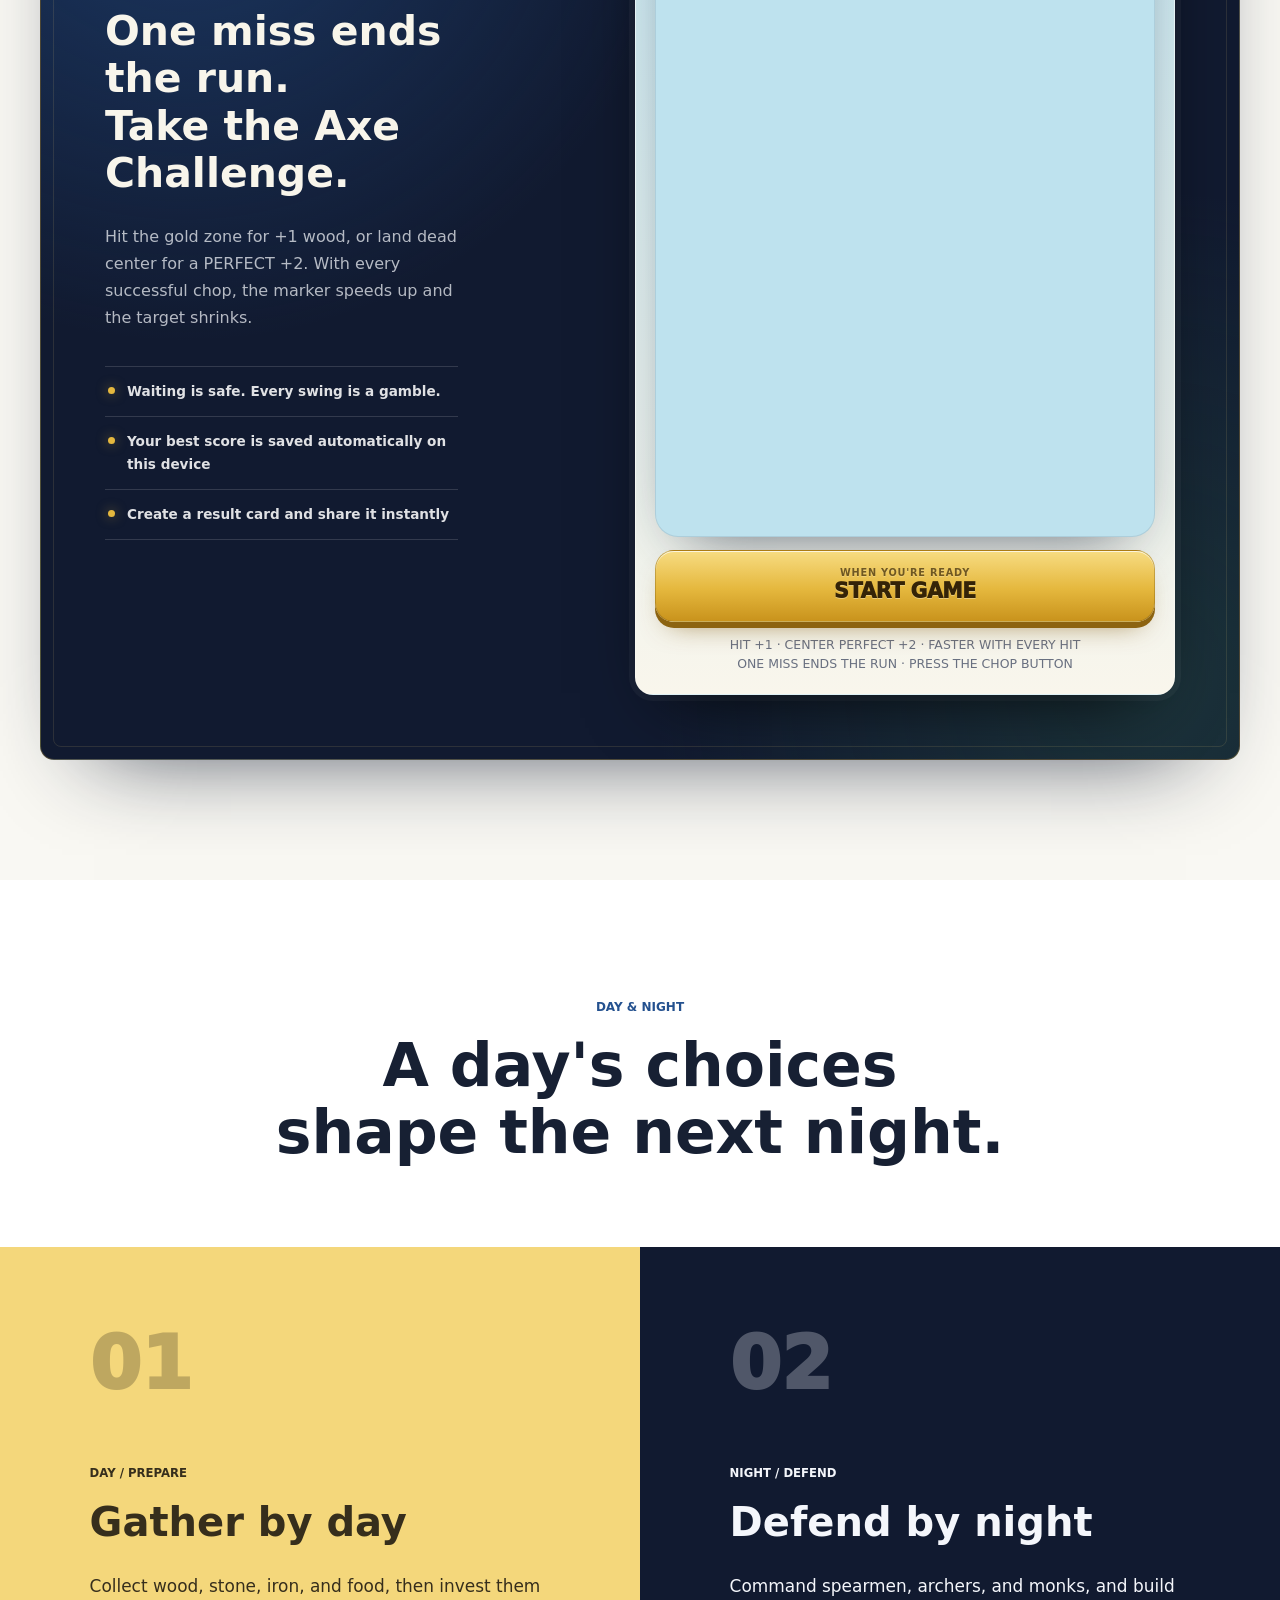
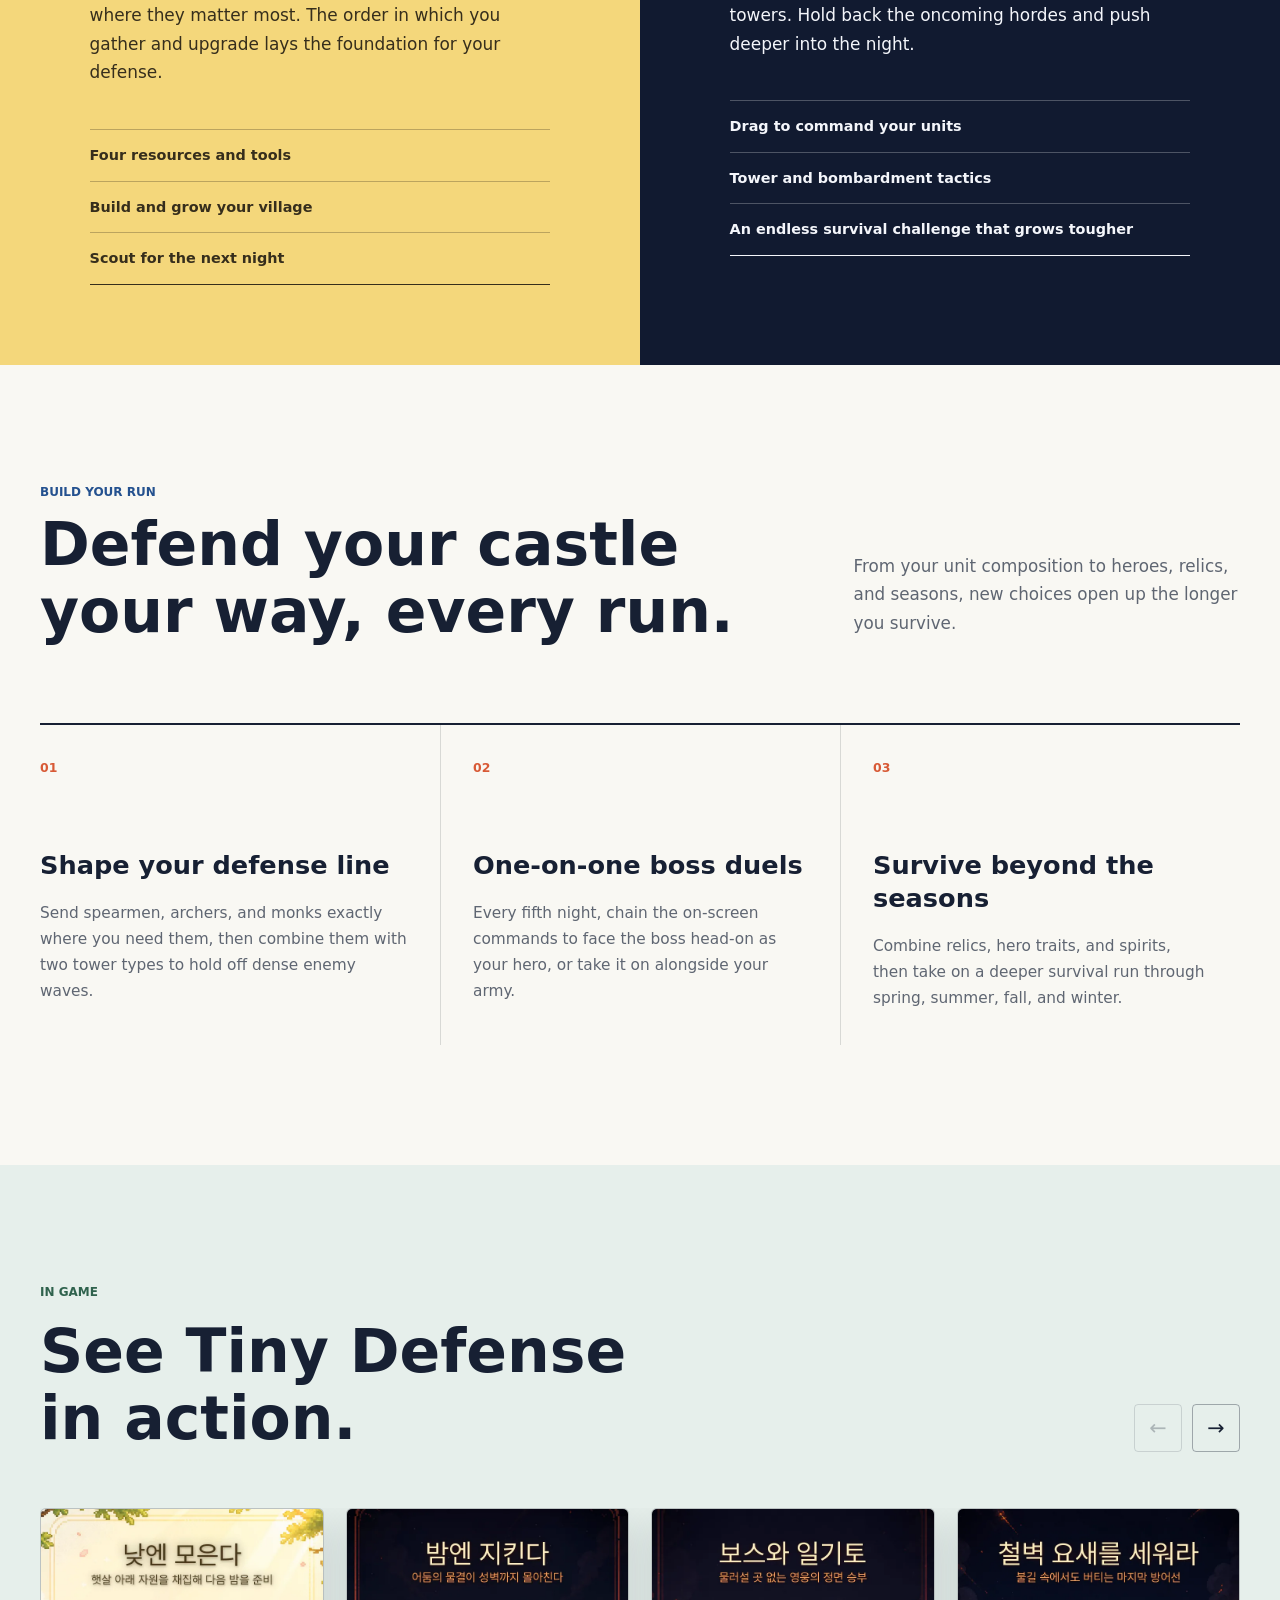
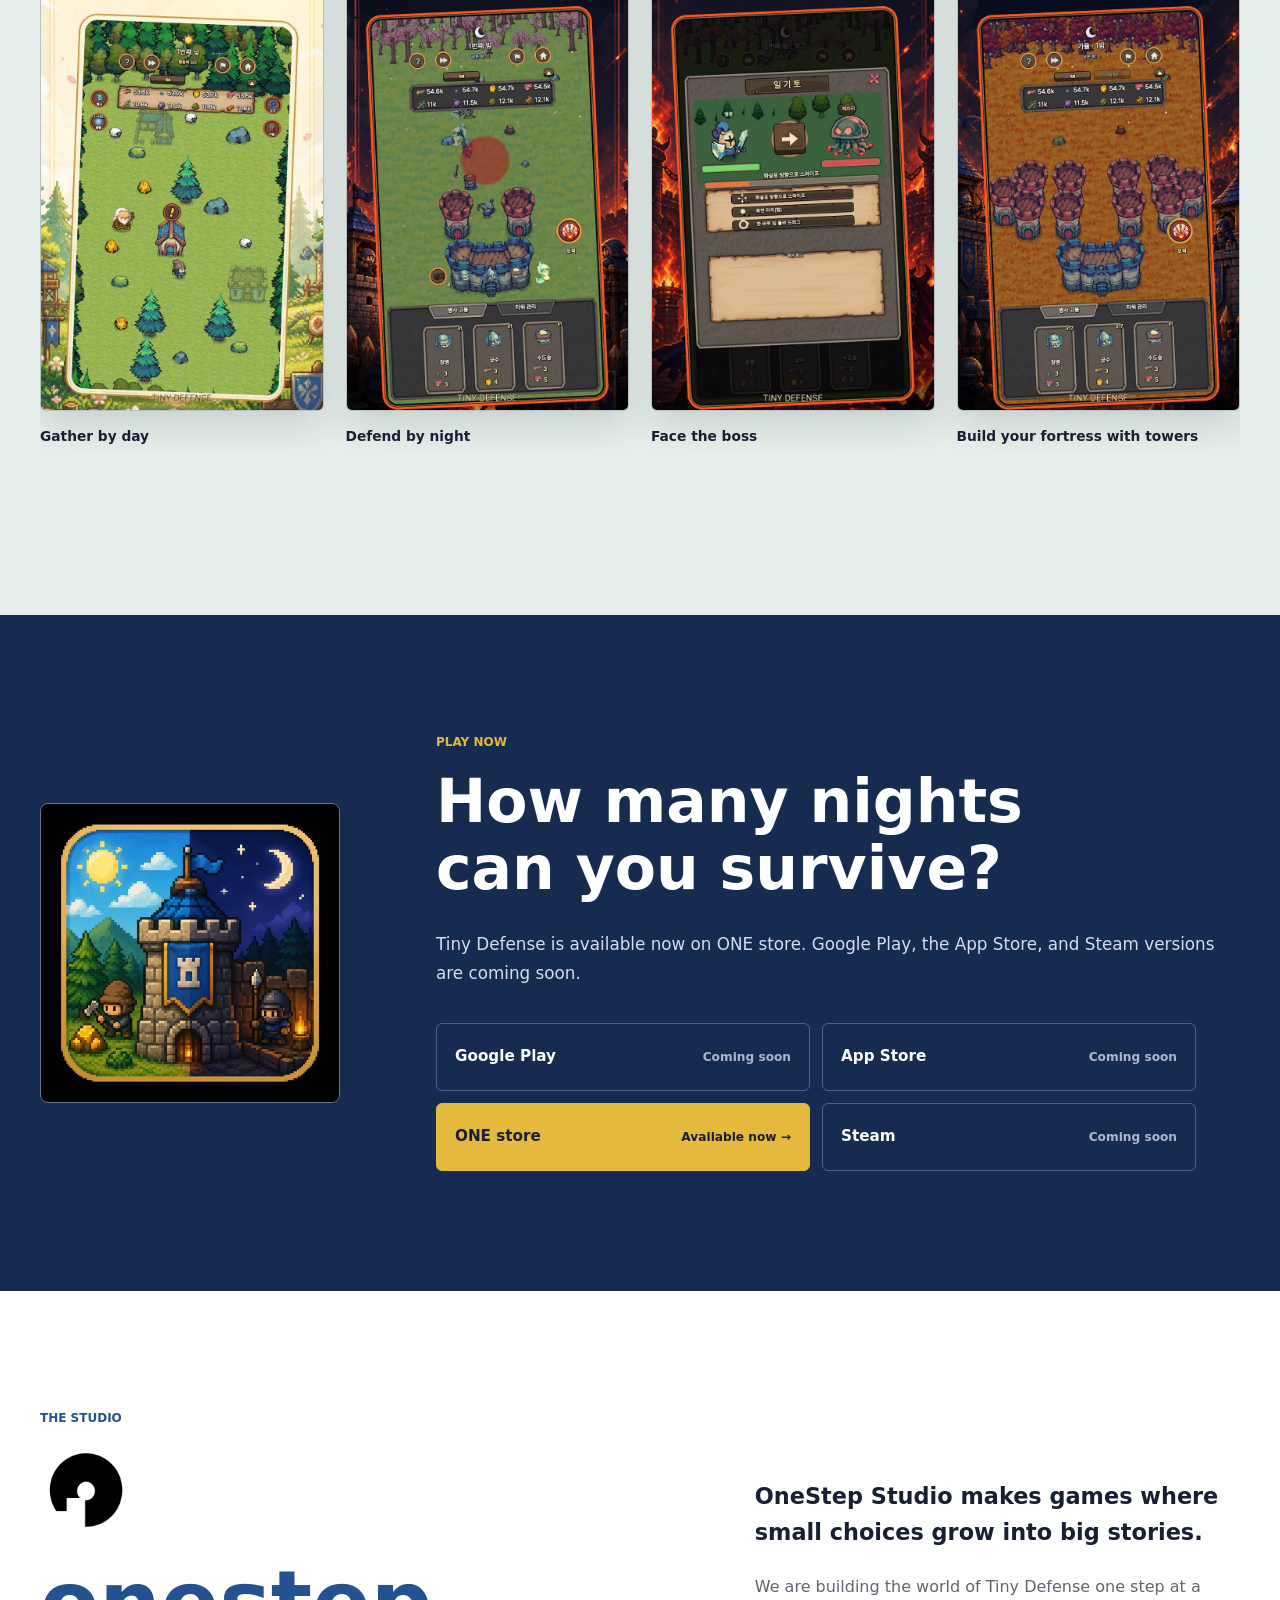
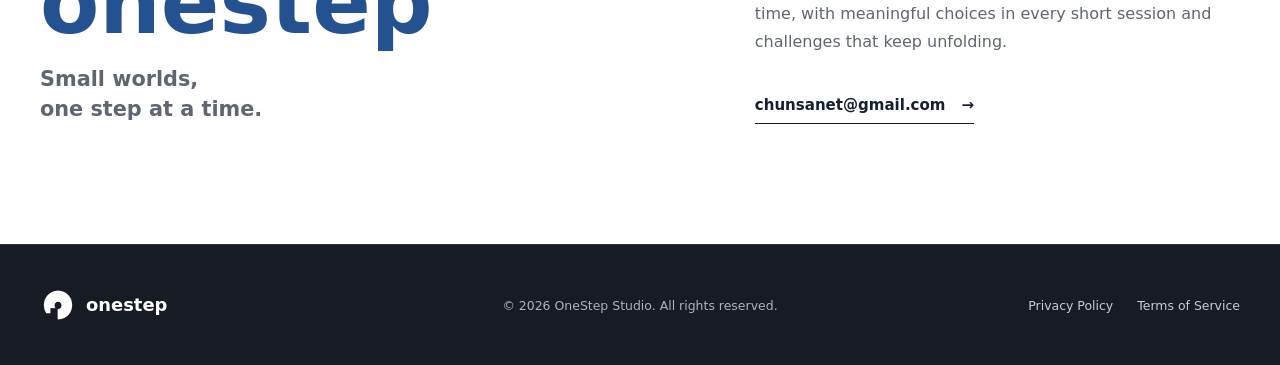
<file: en/games/tiny-defense/index.html>
<!DOCTYPE html>
<html lang="en">
<head>
  <meta charset="utf-8">
  <meta name="viewport" content="width=device-width, initial-scale=1">
  <meta name="description" content="Tiny Defense is a one-handed, portrait-mode endless survival defense game. Gather resources by day and defend your castle by night.">
  <meta name="theme-color" content="#f9f8f3">
  <meta name="color-scheme" content="light">
  <link rel="canonical" href="https://onestep-studio.github.io/en/games/tiny-defense/">
  <link rel="alternate" hreflang="ko" href="https://onestep-studio.github.io/games/tiny-defense/">
  <link rel="alternate" hreflang="en" href="https://onestep-studio.github.io/en/games/tiny-defense/">
  <link rel="alternate" hreflang="ja" href="https://onestep-studio.github.io/ja/games/tiny-defense/">
  <link rel="alternate" hreflang="x-default" href="https://onestep-studio.github.io/games/tiny-defense/">

  <meta property="og:type" content="website">
  <meta property="og:locale" content="en_US">
  <meta property="og:site_name" content="OneStep Studio">
  <meta property="og:title" content="Tiny Defense | OneStep Studio">
  <meta property="og:description" content="Prepare by day. Survive the night. An endless survival defense game made for one-handed play.">
  <meta property="og:url" content="https://onestep-studio.github.io/en/games/tiny-defense/">
  <meta property="og:image" content="https://onestep-studio.github.io/assets/og-image.jpg">
  <meta property="og:image:secure_url" content="https://onestep-studio.github.io/assets/og-image.jpg">
  <meta property="og:image:type" content="image/jpeg">
  <meta property="og:image:width" content="1200">
  <meta property="og:image:height" content="630">
  <meta property="og:image:alt" content="Pixel art from Tiny Defense featuring its day-and-night cycle, castle, and monsters">

  <meta name="twitter:card" content="summary_large_image">
  <meta name="twitter:title" content="Tiny Defense | OneStep Studio">
  <meta name="twitter:description" content="Prepare by day. Survive the night. An endless survival defense game made for one-handed play.">
  <meta name="twitter:image" content="https://onestep-studio.github.io/assets/og-image.jpg">

  <title>Tiny Defense | OneStep Studio</title>
  <link rel="icon" href="/assets/favicon.png" type="image/png">
  <link rel="apple-touch-icon" href="/assets/apple-touch-icon.png">
  <link rel="preload" as="image" href="/assets/hero-wide.webp" media="(min-width: 900px), (min-width: 700px) and (max-width: 899px) and (orientation: landscape)" type="image/webp">
  <link rel="preload" as="image" href="/assets/hero-mobile.webp" media="(max-width: 699px), (min-width: 700px) and (max-width: 899px) and (orientation: portrait)" type="image/webp">
  <link rel="stylesheet" href="/styles.css?v=axe-share-1">
  <script defer src="/script.js"></script>
  <script type="application/ld+json">
    {
      "@context": "https://schema.org",
      "@type": "VideoGame",
      "name": "Tiny Defense",
      "description": "Tiny Defense is a one-handed, portrait-mode endless survival defense game. Gather resources by day and defend your castle by night.",
      "genre": ["Defense", "Survival", "Casual"],
      "gamePlatform": ["Android"],
      "inLanguage": "en",
      "publisher": {
        "@type": "Organization",
        "name": "OneStep Studio",
        "url": "https://onestep-studio.github.io/"
      },
      "image": "https://onestep-studio.github.io/assets/og-image.jpg",
      "sameAs": "https://m.onestore.co.kr/v2/ko-kr/app/0001007324",
      "url": "https://onestep-studio.github.io/en/games/tiny-defense/"
    }
  </script>
</head>
<body class="game-page">
  <a class="skip-link" href="#main">Skip to main content</a>

  <header class="site-header" data-header>
    <div class="header-inner">
      <a class="wordmark" href="/en/" aria-label="OneStep Studio home">
        <img class="wordmark-logo" src="/assets/onestep-logo.webp" alt="" width="512" height="512">
        <span>onestep</span>
      </a>

      <nav class="primary-nav" id="primary-nav" aria-label="Primary navigation">
        <a href="/en/">Games</a>
        <a href="#features">Features</a>
        <a href="#gallery">Gallery</a>
        <a href="#stores">Stores</a>
        <span class="language-switcher" role="group" aria-label="Select language">
          <a href="/games/tiny-defense/" lang="ko">KO</a>
          <a href="/en/games/tiny-defense/" lang="en" aria-current="page">EN</a>
          <a href="/ja/games/tiny-defense/" lang="ja">日本語</a>
        </span>
      </nav>

      <button class="menu-toggle" type="button" aria-expanded="false" aria-controls="primary-nav" aria-label="Open menu" data-label-open="Open menu" data-label-close="Close menu">
        <span></span>
        <span></span>
        <span></span>
      </button>
    </div>
  </header>

  <main id="main">
    <section class="hero" id="top" aria-labelledby="hero-title">
      <h1 class="sr-only" id="hero-title">Tiny Defense</h1>
      <picture class="hero-picture">
        <source media="(max-width: 699px), (min-width: 700px) and (max-width: 899px) and (orientation: portrait)" srcset="/assets/hero-mobile.webp">
        <img src="/assets/hero-wide.webp" alt="A castle at the boundary between day and night, with a hero gathering resources and monsters closing in" width="1024" height="500" fetchpriority="high">
      </picture>

      <div class="hero-mobile-content">
        <p class="eyebrow">ONESTEP PRESENTS</p>
        <p class="hero-mobile-title" aria-hidden="true">TINY<br>DEFENSE</p>
        <p class="hero-tagline">Prepare by day.<br>Survive the night.</p>
        <a class="button button-primary" href="#game">
          Explore the game
          <span aria-hidden="true">&darr;</span>
        </a>
      </div>

      <div class="hero-desktop-status" aria-hidden="true">
        <span>ONE STORE</span>
        <strong>AVAILABLE NOW</strong>
      </div>
    </section>

    <section class="intro section" id="game">
      <div class="container intro-grid">
        <div class="section-heading reveal">
          <p class="eyebrow">THE GAME</p>
          <h2>Prepare by day.<br>Survive the night.</h2>
        </div>

        <div class="intro-copy reveal">
          <p class="lead">Gather resources in the forest, grow your village and army, and defend your castle from the monsters that arrive each night.</p>
          <p>Tiny Defense brings gathering, unit placement, and auto-battles to a one-handed portrait screen. Every small choice you make during the day shapes your chances of surviving the night.</p>

          <dl class="game-facts">
            <div>
              <dt>Play</dt>
              <dd>One-handed portrait</dd>
            </div>
            <div>
              <dt>Goal</dt>
              <dd>Survive endless nights</dd>
            </div>
            <div>
              <dt>Challenge</dt>
              <dd>Global rankings</dd>
            </div>
          </dl>
        </div>
      </div>

      <div class="container axe-challenge reveal" id="axe-challenge">
        <div class="axe-challenge-copy">
          <p class="eyebrow">PLAY IN BROWSER</p>
          <h3>One miss ends the run.<br>Take the Axe Challenge.</h3>
          <p>Hit the gold zone for +1 wood, or land dead center for a PERFECT +2. With every successful chop, the marker speeds up and the target shrinks.</p>
          <ul>
            <li>Waiting is safe. Every swing is a gamble.</li>
            <li>Your best score is saved automatically on this device</li>
            <li>Create a result card and share it instantly</li>
          </ul>
        </div>

        <div class="axe-game-embed">
          <div class="axe-frame-bar" aria-hidden="true">
            <span></span><span></span><span></span>
            <strong>LIVE CHALLENGE</strong>
          </div>
          <iframe class="axe-game-frame"
            src="/games/tiny-defense/play/?embed=1&amp;lang=en&amp;v=score-attack-18"
            title="Tiny Defense Axe Challenge"
            allow="autoplay; web-share; clipboard-write"
            loading="eager"></iframe>
        </div>
      </div>
    </section>

    <section class="cycle" id="features" aria-labelledby="cycle-title">
      <div class="container cycle-heading reveal">
        <p class="eyebrow">DAY &amp; NIGHT</p>
        <h2 id="cycle-title">A day's choices<br>shape the next night.</h2>
      </div>

      <div class="cycle-grid">
        <article class="phase phase-day reveal">
          <div class="phase-inner">
            <span class="phase-number" aria-hidden="true">01</span>
            <p class="phase-label">DAY / PREPARE</p>
            <h3>Gather by day</h3>
            <p>Collect wood, stone, iron, and food, then invest them where they matter most. The order in which you gather and upgrade lays the foundation for your defense.</p>
            <ul>
              <li>Four resources and tools</li>
              <li>Build and grow your village</li>
              <li>Scout for the next night</li>
            </ul>
          </div>
        </article>

        <article class="phase phase-night reveal">
          <div class="phase-inner">
            <span class="phase-number" aria-hidden="true">02</span>
            <p class="phase-label">NIGHT / DEFEND</p>
            <h3>Defend by night</h3>
            <p>Command spearmen, archers, and monks, and build towers. Hold back the oncoming hordes and push deeper into the night.</p>
            <ul>
              <li>Drag to command your units</li>
              <li>Tower and bombardment tactics</li>
              <li>An endless survival challenge that grows tougher</li>
            </ul>
          </div>
        </article>
      </div>
    </section>

    <section class="features section" aria-labelledby="features-title">
      <div class="container">
        <div class="feature-header reveal">
          <p class="eyebrow">BUILD YOUR RUN</p>
          <h2 id="features-title">Defend your castle<br>your way, every run.</h2>
          <p>From your unit composition to heroes, relics, and seasons, new choices open up the longer you survive.</p>
        </div>

        <div class="feature-list">
          <article class="feature-item reveal">
            <span class="feature-index">01</span>
            <h3>Shape your defense line</h3>
            <p>Send spearmen, archers, and monks exactly where you need them, then combine them with two tower types to hold off dense enemy waves.</p>
          </article>
          <article class="feature-item reveal">
            <span class="feature-index">02</span>
            <h3>One-on-one boss duels</h3>
            <p>Every fifth night, chain the on-screen commands to face the boss head-on as your hero, or take it on alongside your army.</p>
          </article>
          <article class="feature-item reveal">
            <span class="feature-index">03</span>
            <h3>Survive beyond the seasons</h3>
            <p>Combine relics, hero traits, and spirits, then take on a deeper survival run through spring, summer, fall, and winter.</p>
          </article>
        </div>
      </div>
    </section>

    <section class="gallery section" id="gallery" aria-labelledby="gallery-title">
      <div class="container gallery-header reveal">
        <div>
          <p class="eyebrow">IN GAME</p>
          <h2 id="gallery-title">See Tiny Defense<br>in action.</h2>
        </div>
        <div class="gallery-controls" role="group" aria-label="Gallery navigation">
          <button type="button" data-gallery-prev aria-label="Previous image">
            <span aria-hidden="true">&larr;</span>
          </button>
          <button type="button" data-gallery-next aria-label="Next image">
            <span aria-hidden="true">&rarr;</span>
          </button>
        </div>
      </div>

      <div class="gallery-track" data-gallery-track tabindex="0" aria-label="Gameplay screenshot gallery">
        <figure class="gallery-item">
          <img src="/assets/01_day_gather.webp" alt="Tiny Defense gameplay showing the player gathering resources during the day" width="720" height="1280" loading="lazy">
          <figcaption>Gather by day</figcaption>
        </figure>
        <figure class="gallery-item">
          <img src="/assets/02_night_battle.webp" alt="A nighttime battle with soldiers and towers defending the castle" width="720" height="1280" loading="lazy">
          <figcaption>Defend by night</figcaption>
        </figure>
        <figure class="gallery-item">
          <img src="/assets/03_boss_duel.webp" alt="A one-on-one duel between the hero and a boss" width="720" height="1280" loading="lazy">
          <figcaption>Face the boss</figcaption>
        </figure>
        <figure class="gallery-item">
          <img src="/assets/04_tower_fortress.webp" alt="A fortress built with two types of towers" width="720" height="1280" loading="lazy">
          <figcaption>Build your fortress with towers</figcaption>
        </figure>
        <figure class="gallery-item">
          <img src="/assets/05_relic_draft.webp" alt="A relic selection screen offering one of three relics" width="720" height="1280" loading="lazy">
          <figcaption>Relics that change every run</figcaption>
        </figure>
        <figure class="gallery-item">
          <img src="/assets/06_season_spring.webp" alt="Tiny Defense gameplay set in the spring season" width="720" height="1280" loading="lazy">
          <figcaption>An endless climb through four seasons</figcaption>
        </figure>
      </div>
    </section>

    <section class="release section" id="stores" aria-labelledby="release-title">
      <div class="container release-grid">
        <img class="release-icon reveal" src="/assets/app-icon.webp" alt="" width="512" height="512" loading="lazy">
        <div class="release-copy reveal">
          <p class="eyebrow">PLAY NOW</p>
          <h2 id="release-title">How many nights<br>can you survive?</h2>
          <p>Tiny Defense is available now on ONE store. Google Play, the App Store, and Steam versions are coming soon.</p>
          <ul class="store-grid">
            <li class="store-item">
              <div class="store-card is-coming">
                <span class="store-name">Google Play</span>
                <span class="store-state">Coming soon</span>
              </div>
            </li>
            <li class="store-item">
              <div class="store-card is-coming">
                <span class="store-name">App Store</span>
                <span class="store-state">Coming soon</span>
              </div>
            </li>
            <li class="store-item">
              <a class="store-card is-live" href="https://m.onestore.co.kr/v2/ko-kr/app/0001007324" target="_blank" rel="noopener" aria-label="View Tiny Defense on ONE store">
                <span class="store-name">ONE store</span>
                <span class="store-state">Available now <span aria-hidden="true">&rarr;</span></span>
              </a>
            </li>
            <li class="store-item">
              <div class="store-card is-coming">
                <span class="store-name">Steam</span>
                <span class="store-state">Coming soon</span>
              </div>
            </li>
          </ul>
        </div>
      </div>
    </section>

    <section class="studio section" id="studio" aria-labelledby="studio-title">
      <div class="container studio-grid">
        <div class="studio-title reveal">
          <p class="eyebrow">THE STUDIO</p>
          <img class="studio-section-logo" src="/assets/onestep-logo.webp" alt="" width="512" height="512" loading="lazy">
          <h2 id="studio-title">onestep</h2>
          <p>Small worlds,<br>one step at a time.</p>
        </div>
        <div class="studio-copy reveal">
          <p class="lead">OneStep Studio makes games where small choices grow into big stories.</p>
          <p>We are building the world of Tiny Defense one step at a time, with meaningful choices in every short session and challenges that keep unfolding.</p>
          <a class="text-link" href="mailto:chunsanet@gmail.com">
            chunsanet@gmail.com
            <span aria-hidden="true">&rarr;</span>
          </a>
        </div>
      </div>
    </section>
  </main>

  <footer class="site-footer">
    <div class="container footer-inner">
      <a class="wordmark wordmark-footer" href="/en/" aria-label="OneStep Studio home">
        <img class="wordmark-logo" src="/assets/onestep-logo.webp" alt="" width="512" height="512" loading="lazy">
        <span>onestep</span>
      </a>
      <p>&copy; <span data-year>2026</span> OneStep Studio. All rights reserved.</p>
      <nav aria-label="Legal">
        <a href="https://notedays.github.io/tinydefense-legal/privacy-policy.html">Privacy Policy</a>
        <a href="https://notedays.github.io/tinydefense-legal/terms-of-service.html">Terms of Service</a>
      </nav>
    </div>
  </footer>
</body>
</html>
</file>
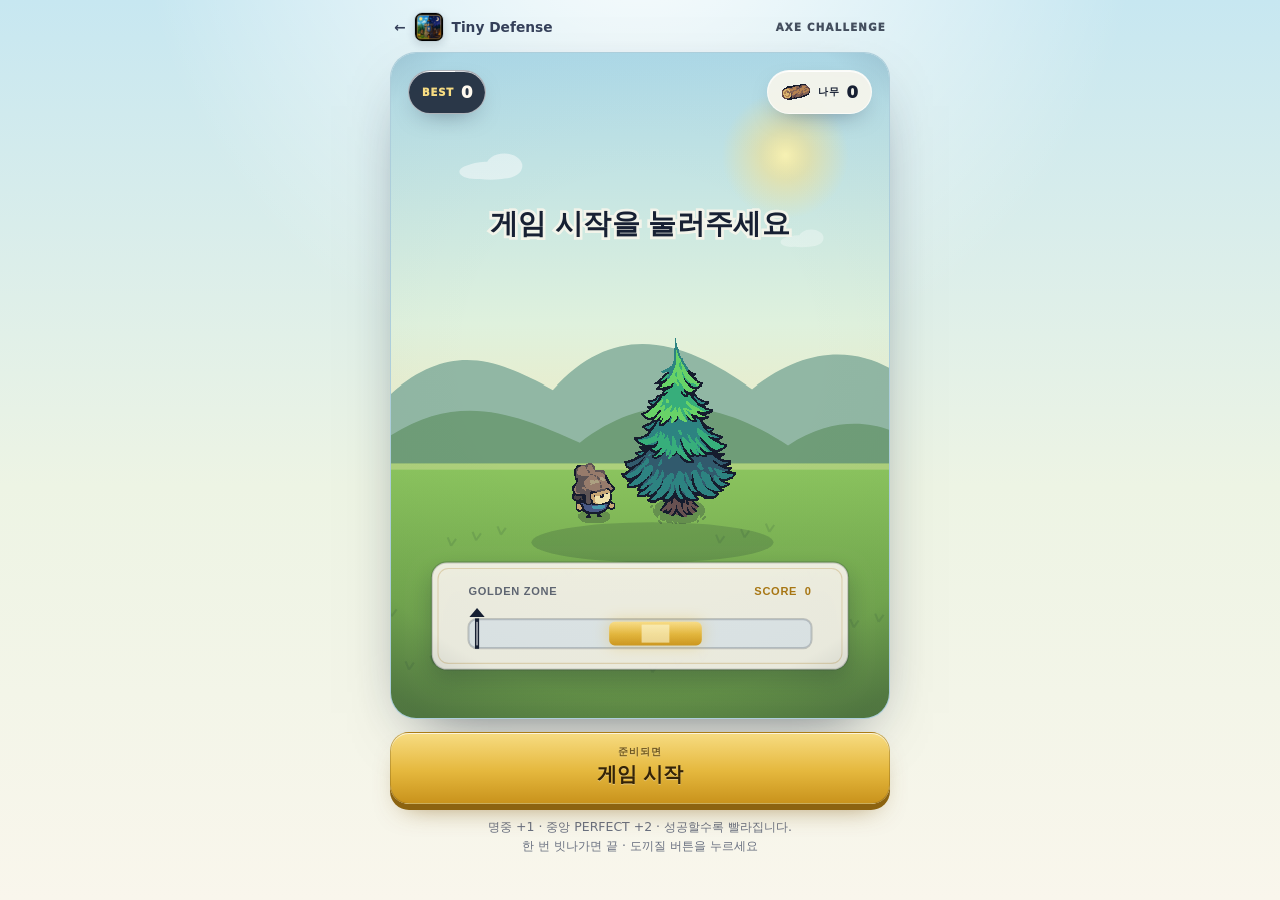
<file: games/tiny-defense/play/index.html>
<!DOCTYPE html>
<html lang="ko">
<head>
  <meta charset="utf-8">
  <meta name="viewport" content="width=device-width, initial-scale=1, viewport-fit=cover">
  <meta name="description" content="한 번의 실수로 끝나는 Tiny Defense 도끼질 점수 어택. 나무 최고 기록에 도전하고 결과를 공유하세요.">
  <meta name="theme-color" content="#b9dfec">
  <meta name="color-scheme" content="light">
  <link rel="canonical" href="https://onestep-studio.github.io/games/tiny-defense/play/">

  <meta property="og:type" content="website">
  <meta property="og:locale" content="ko_KR">
  <meta property="og:site_name" content="OneStep Studio">
  <meta property="og:title" content="Tiny Defense 도끼질 챌린지 | 최고 기록에 도전">
  <meta property="og:description" content="황금 존을 놓치는 순간 끝! 연속 도끼질로 나무 최고 기록에 도전하세요.">
  <meta property="og:url" content="https://onestep-studio.github.io/games/tiny-defense/play/">
  <meta property="og:image" content="https://onestep-studio.github.io/assets/og-image.jpg">
  <meta property="og:image:secure_url" content="https://onestep-studio.github.io/assets/og-image.jpg">
  <meta property="og:image:type" content="image/jpeg">
  <meta property="og:image:width" content="1200">
  <meta property="og:image:height" content="630">
  <meta property="og:image:alt" content="Tiny Defense 도끼질 챌린지 결과 공유 이미지">

  <meta name="twitter:card" content="summary_large_image">
  <meta name="twitter:title" content="Tiny Defense 도끼질 챌린지 | 최고 기록에 도전">
  <meta name="twitter:description" content="황금 존을 놓치는 순간 끝! 연속 도끼질로 나무 최고 기록에 도전하세요.">
  <meta name="twitter:image" content="https://onestep-studio.github.io/assets/og-image.jpg">

  <title>도끼질 챌린지 · Tiny Defense | OneStep Studio</title>
  <link rel="icon" href="/assets/favicon.png" type="image/png">
  <link rel="apple-touch-icon" href="/assets/apple-touch-icon.png">
  <script>
    (function () {
      var value = new URLSearchParams(window.location.search).get("lang");
      if (value === "en" || value === "ja" || value === "ko") document.documentElement.lang = value;
    }());
  </script>
  <link rel="stylesheet" href="./styles.css?v=score-attack-14">
</head>
<body>
  <header class="topbar">
    <a class="back-link" id="backLink" href="/games/tiny-defense/">
      <span aria-hidden="true">&larr;</span>
      <img src="/assets/app-icon.webp" alt="" width="30" height="30">
      <span>Tiny Defense</span>
    </a>
    <span class="challenge-label" id="challengeLabel">AXE CHALLENGE</span>
  </header>

  <main class="game-shell">
    <div class="stage">
      <canvas id="game" width="720" height="960"
        aria-label="Tiny Defense 도끼질 챌린지. 게임 시작을 누른 뒤, 황금 존에 마커가 들어왔을 때 도끼질 버튼을 누르세요."></canvas>

      <div class="hud" id="scoreHud" aria-label="현재 기록">
        <div class="hud-pill best-pill">
          <span class="hud-label">BEST</span>
          <strong id="bestTotal">0</strong>
        </div>
        <div class="hud-pill wood-pill" id="woodBadge">
          <img src="./assets/wood.png" alt="" width="30" height="19">
          <span class="hud-label" id="woodLabel">나무</span>
          <strong id="woodTotal">0</strong>
        </div>
      </div>
    </div>

    <div class="controls">
      <button class="chop-btn" id="chopBtn" type="button">
        <span class="button-kicker" id="chopKicker">준비되면</span>
        <span class="button-label" id="chopLabel">게임 시작</span>
      </button>
      <p class="hint" id="gameHint">
        명중 +1 · 중앙 PERFECT +2 · 성공할수록 빨라집니다.<br>
        한 번 빗나가면 끝 · 도끼질 버튼을 누르세요
      </p>
    </div>
  </main>

  <p class="sr-only" id="gameStatus" aria-live="polite"></p>

  <div class="result-overlay" id="resultOverlay" role="dialog" aria-modal="true"
    aria-labelledby="resultTitle" aria-describedby="resultTier resultCopy" aria-hidden="true" inert>
    <article class="result-card">
      <div class="card-shine" aria-hidden="true"></div>
      <div class="result-brand">
        <img src="/assets/app-icon.webp" alt="" width="58" height="58">
        <div>
          <span>ONESTEP</span>
          <strong>TINY DEFENSE</strong>
        </div>
      </div>

      <p class="result-eyebrow" id="resultEyebrow">AXE CHALLENGE · RESULT</p>
      <div class="new-record" id="newRecord" hidden>
        <span aria-hidden="true">&#10022;</span> <span id="newRecordLabel">신기록!</span>
      </div>
      <h1 id="resultTitle" class="result-score">
        <span class="result-score-label" id="resultScoreLabel">이번 기록</span>
        <strong><span id="resultScorePrefix">나무 </span><span id="resultScore">0</span><small id="resultScoreSuffix">개</small></strong>
      </h1>
      <p class="result-best"><span id="resultBestLabel">최고</span> <strong id="resultBest">0</strong></p>
      <p class="result-tier" id="resultTier">도끼 새싹</p>
      <p class="result-copy" id="resultCopy">첫 도끼는 과감했습니다. 황금 존에 시선을 고정해보세요.</p>

      <div class="result-actions">
        <button class="action-btn retry-btn" id="retryBtn" type="button">다시 하기</button>
        <button class="action-btn share-btn" id="shareBtn" type="button">
          <span aria-hidden="true">&#8599;</span> 공유하기
        </button>
        <button class="action-btn image-btn" id="imageViewBtn" type="button" disabled>이미지 보기</button>
        <a class="store-btn" href="https://m.onestore.co.kr/v2/ko-kr/app/0001007324"
          target="_blank" rel="noopener">
          <span id="storeButtonLabel">원스토어에서 플레이</span> <span aria-hidden="true">&rarr;</span>
        </a>
      </div>

      <div class="image-panel" id="imagePanel" hidden>
        <p id="imagePanelHint">아래 결과 이미지를 길게 눌러 저장하거나 공유하세요.</p>
        <img id="imagePreview" alt="Tiny Defense 도끼질 챌린지 결과 이미지">
      </div>
    </article>
  </div>

  <div class="toast" id="toast" role="status" aria-live="polite"></div>

  <audio id="chopSfx" preload="auto" aria-hidden="true">
    <source src="./assets/sfx-chop.wav?v=score-attack-14" type="audio/wav">
    <source src="./assets/sfx-chop.ogg?v=score-attack-14" type="audio/ogg; codecs=vorbis">
  </audio>

  <script src="./result-sfx.js?v=result-music-4"></script>
  <script src="./game.js?v=score-attack-18"></script>
</body>
</html>
</file>
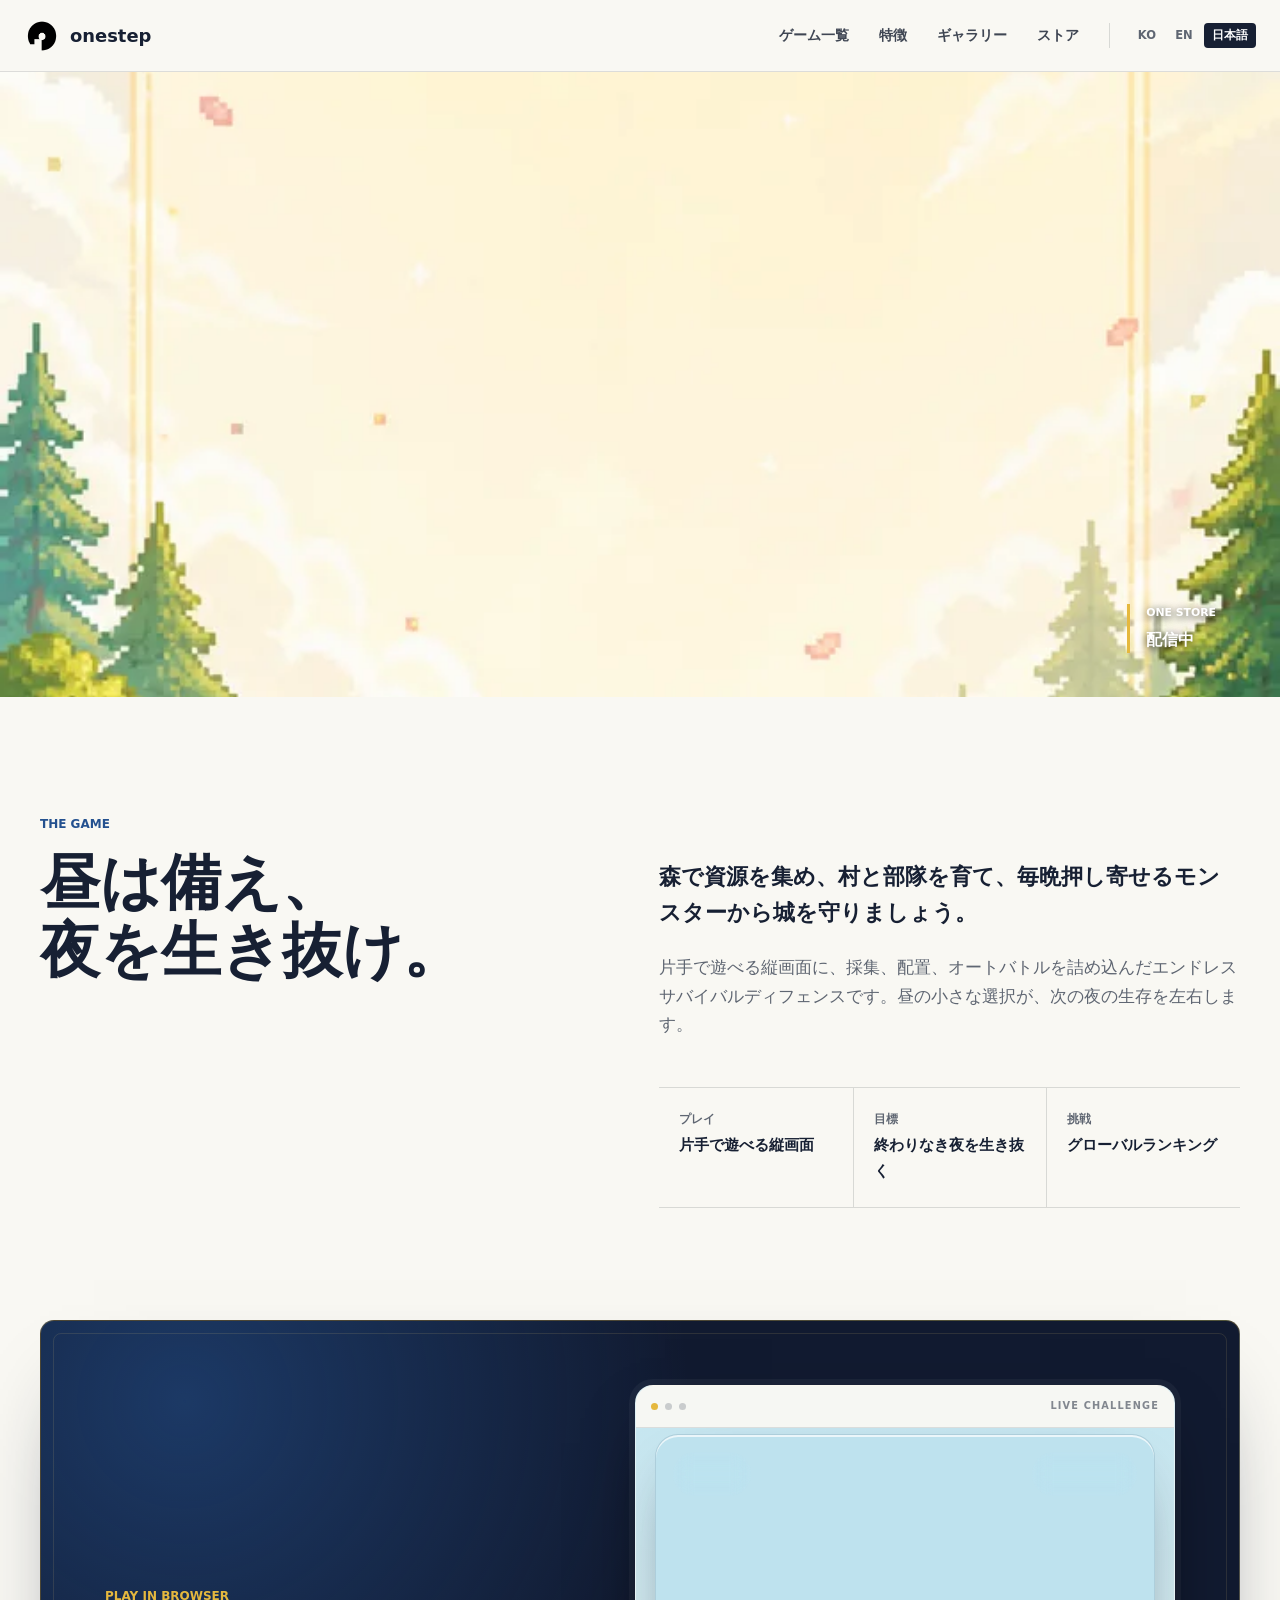
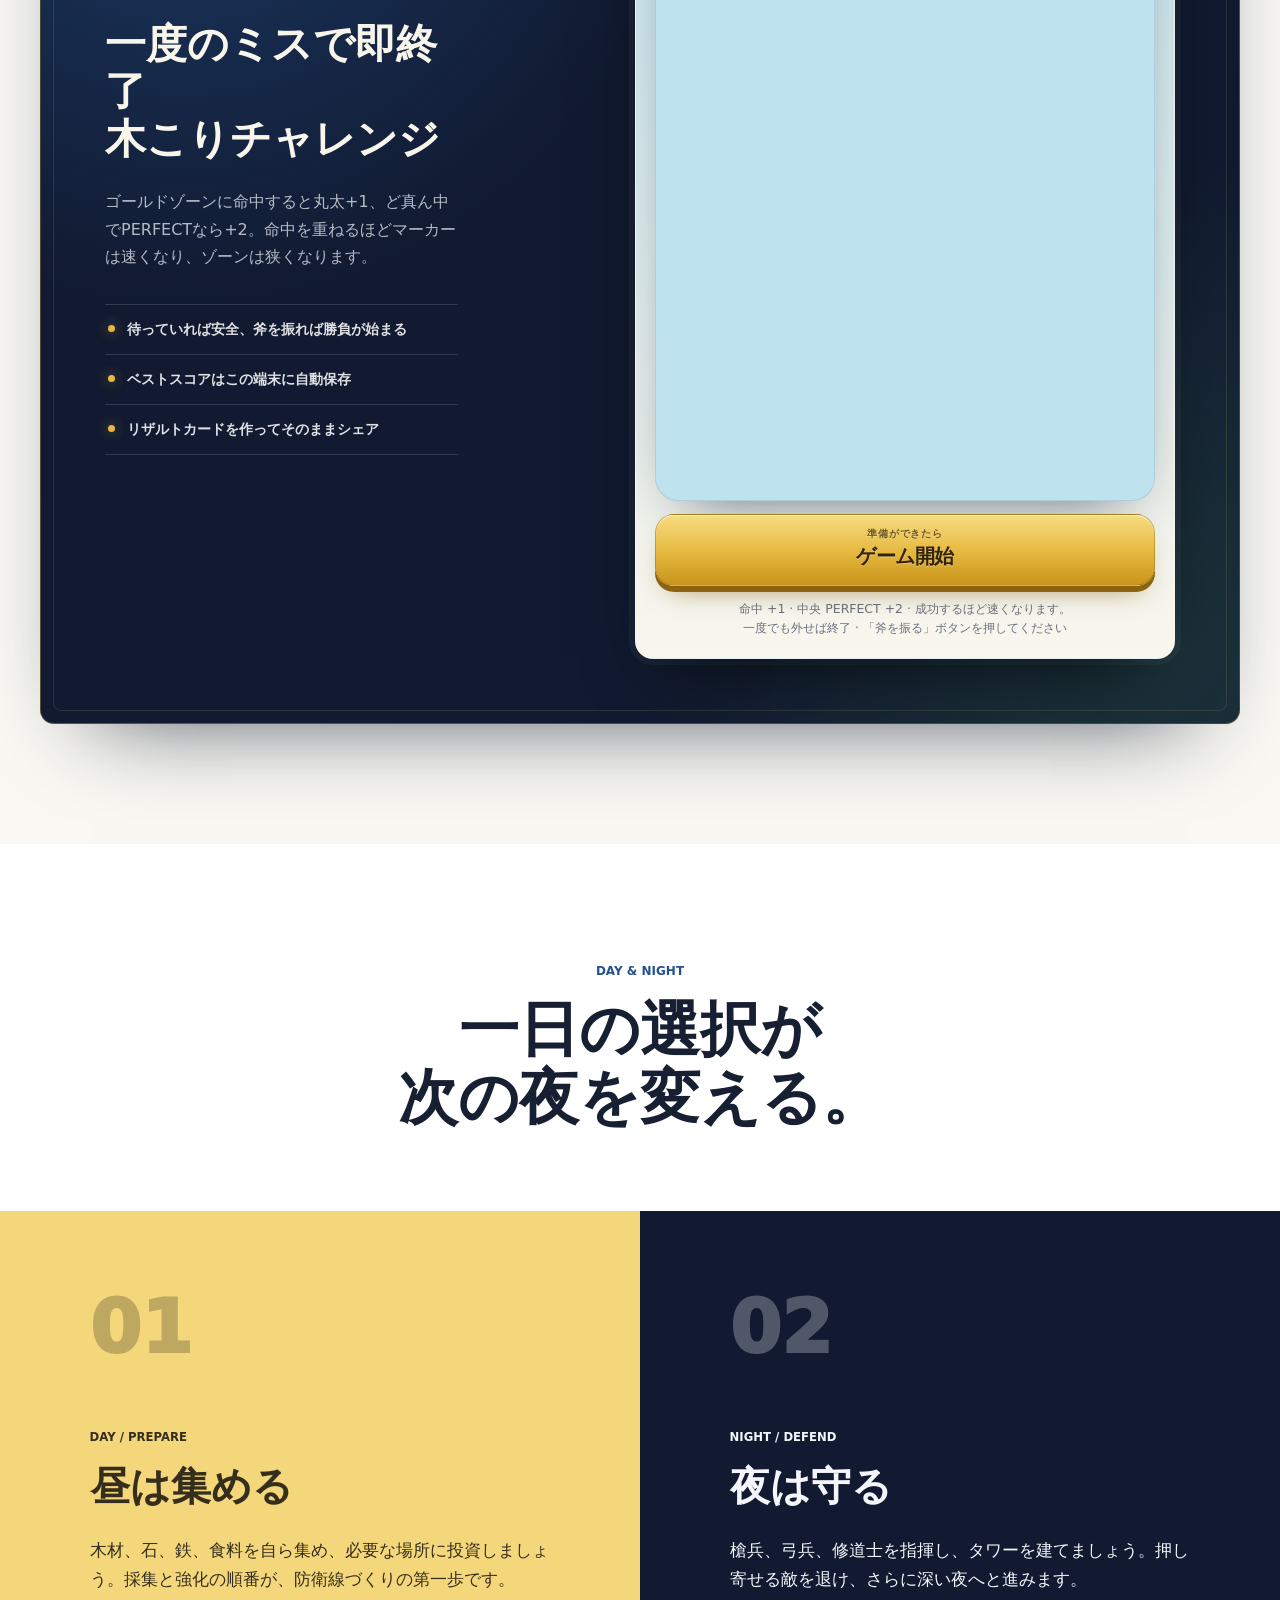
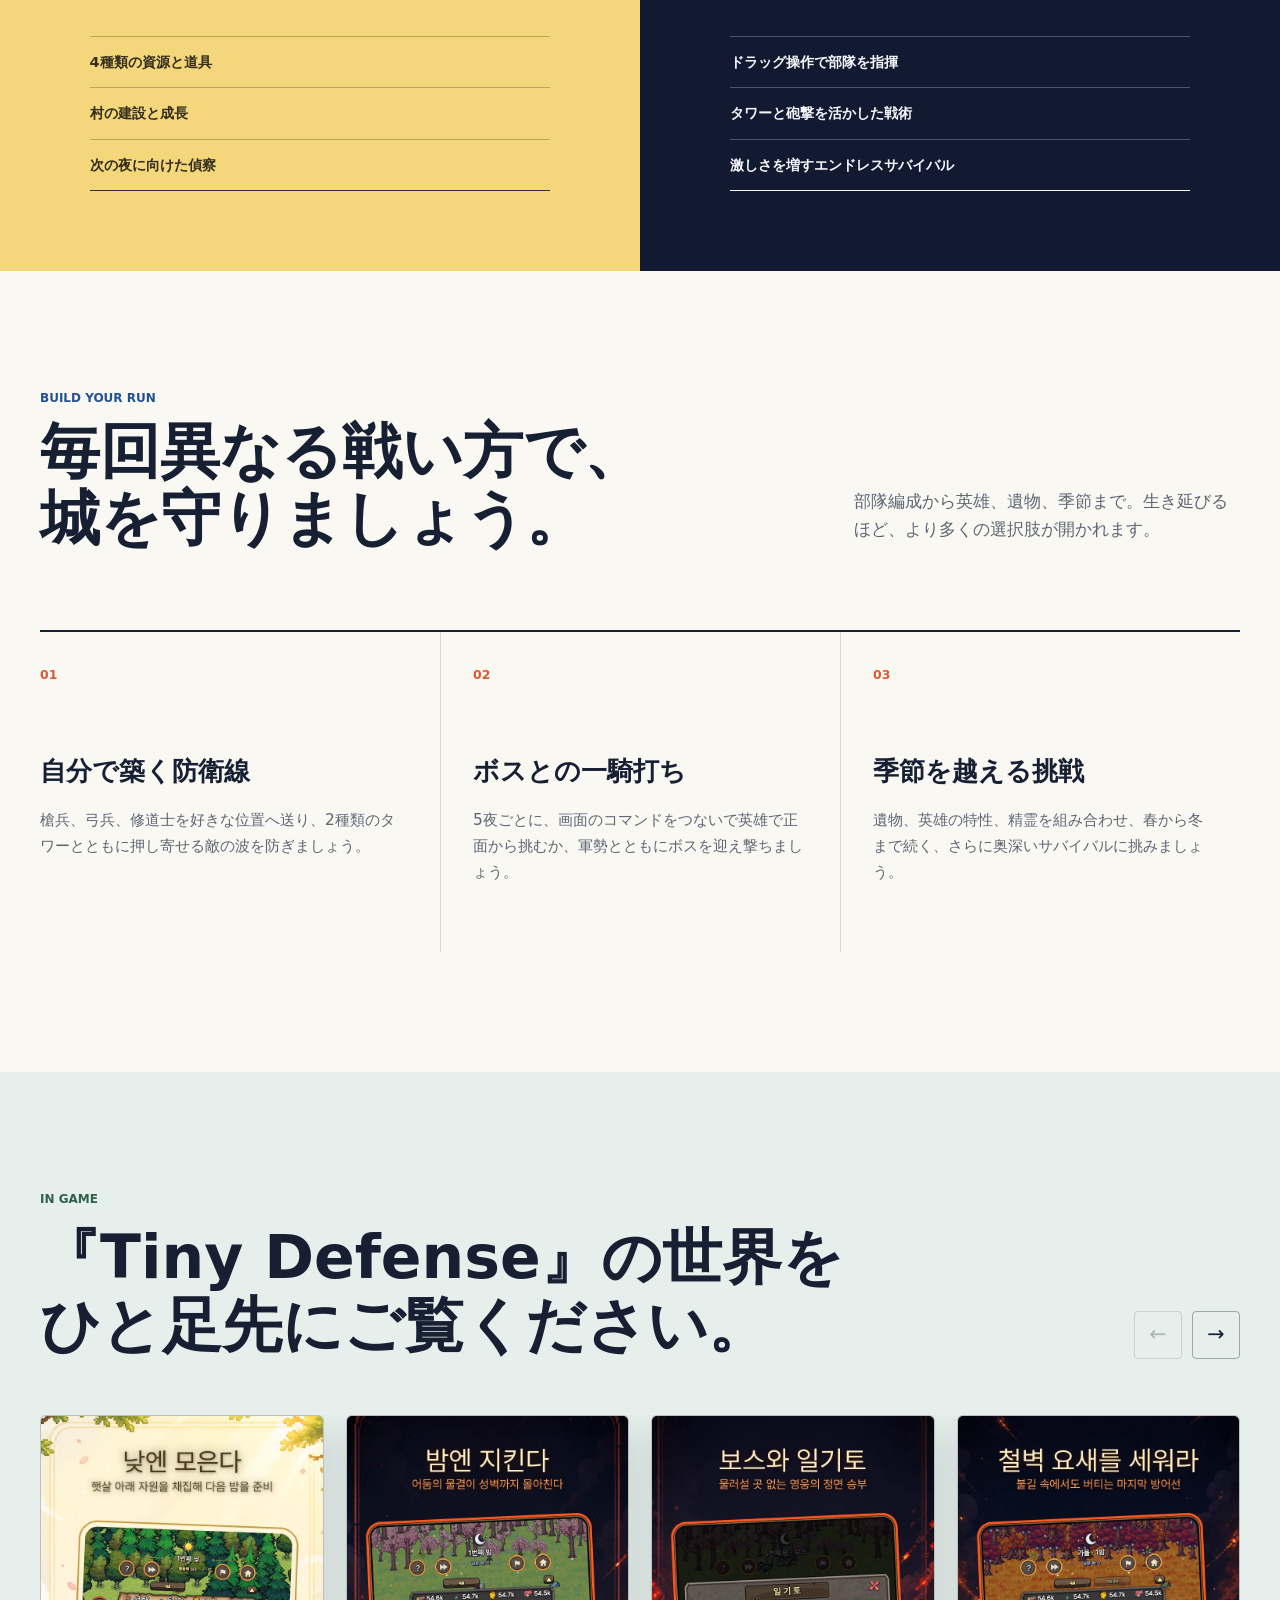
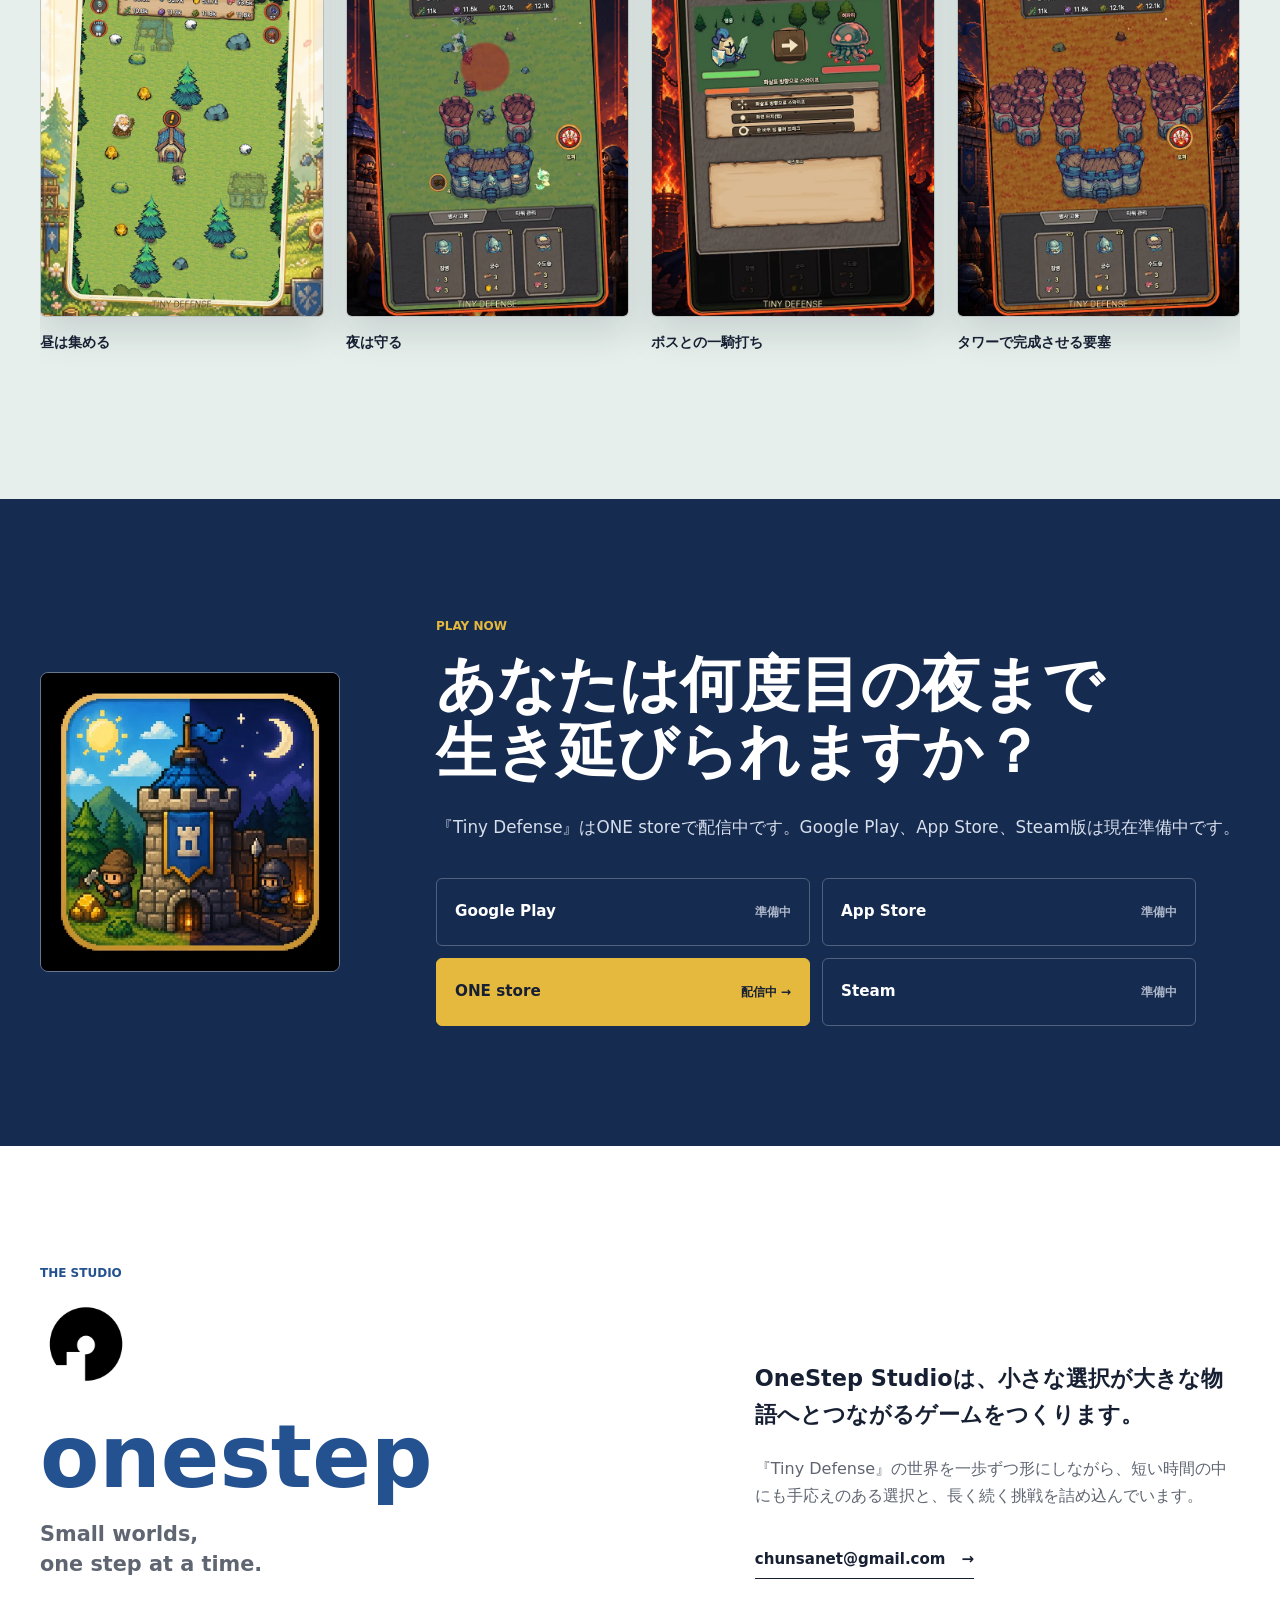
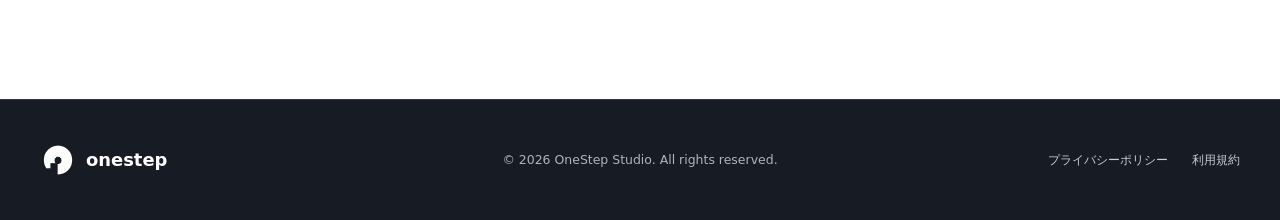
<file: ja/games/tiny-defense/index.html>
<!DOCTYPE html>
<html lang="ja">
<head>
  <meta charset="utf-8">
  <meta name="viewport" content="width=device-width, initial-scale=1">
  <meta name="description" content="昼は資源を集め、夜は城を守る。片手で遊べる縦画面のエンドレスサバイバルディフェンス『Tiny Defense』。">
  <meta name="theme-color" content="#f9f8f3">
  <meta name="color-scheme" content="light">
  <link rel="canonical" href="https://onestep-studio.github.io/ja/games/tiny-defense/">
  <link rel="alternate" hreflang="ko" href="https://onestep-studio.github.io/games/tiny-defense/">
  <link rel="alternate" hreflang="en" href="https://onestep-studio.github.io/en/games/tiny-defense/">
  <link rel="alternate" hreflang="ja" href="https://onestep-studio.github.io/ja/games/tiny-defense/">
  <link rel="alternate" hreflang="x-default" href="https://onestep-studio.github.io/games/tiny-defense/">

  <meta property="og:type" content="website">
  <meta property="og:locale" content="ja_JP">
  <meta property="og:site_name" content="OneStep Studio">
  <meta property="og:title" content="Tiny Defense | OneStep Studio">
  <meta property="og:description" content="昼は備え、夜を生き抜け。片手で遊べるエンドレスサバイバルディフェンス。">
  <meta property="og:url" content="https://onestep-studio.github.io/ja/games/tiny-defense/">
  <meta property="og:image" content="https://onestep-studio.github.io/assets/og-image.jpg">
  <meta property="og:image:secure_url" content="https://onestep-studio.github.io/assets/og-image.jpg">
  <meta property="og:image:type" content="image/jpeg">
  <meta property="og:image:width" content="1200">
  <meta property="og:image:height" content="630">
  <meta property="og:image:alt" content="『Tiny Defense』の昼と夜、城とモンスターを描いたピクセルアート">

  <meta name="twitter:card" content="summary_large_image">
  <meta name="twitter:title" content="Tiny Defense | OneStep Studio">
  <meta name="twitter:description" content="昼は備え、夜を生き抜け。片手で遊べるエンドレスサバイバルディフェンス。">
  <meta name="twitter:image" content="https://onestep-studio.github.io/assets/og-image.jpg">

  <title>Tiny Defense | OneStep Studio</title>
  <link rel="icon" href="/assets/favicon.png" type="image/png">
  <link rel="apple-touch-icon" href="/assets/apple-touch-icon.png">
  <link rel="preload" as="image" href="/assets/hero-wide.webp" media="(min-width: 900px), (min-width: 700px) and (max-width: 899px) and (orientation: landscape)" type="image/webp">
  <link rel="preload" as="image" href="/assets/hero-mobile.webp" media="(max-width: 699px), (min-width: 700px) and (max-width: 899px) and (orientation: portrait)" type="image/webp">
  <link rel="stylesheet" href="/styles.css?v=axe-share-1">
  <script defer src="/script.js"></script>
  <script type="application/ld+json">
    {
      "@context": "https://schema.org",
      "@type": "VideoGame",
      "name": "Tiny Defense",
      "description": "昼は資源を集め、夜は城を守る。片手で遊べる縦画面のエンドレスサバイバルディフェンス。",
      "genre": ["Defense", "Survival", "Casual"],
      "gamePlatform": ["Android"],
      "inLanguage": "ja",
      "publisher": {
        "@type": "Organization",
        "name": "OneStep Studio",
        "url": "https://onestep-studio.github.io/"
      },
      "image": "https://onestep-studio.github.io/assets/og-image.jpg",
      "sameAs": "https://m.onestore.co.kr/v2/ko-kr/app/0001007324",
      "url": "https://onestep-studio.github.io/ja/games/tiny-defense/"
    }
  </script>
</head>
<body class="game-page">
  <a class="skip-link" href="#main">メインコンテンツへ</a>

  <header class="site-header" data-header>
    <div class="header-inner">
      <a class="wordmark" href="/ja/" aria-label="OneStep Studio ホーム">
        <img class="wordmark-logo" src="/assets/onestep-logo.webp" alt="" width="512" height="512">
        <span>onestep</span>
      </a>

      <nav class="primary-nav" id="primary-nav" aria-label="メインメニュー">
        <a href="/ja/">ゲーム一覧</a>
        <a href="#features">特徴</a>
        <a href="#gallery">ギャラリー</a>
        <a href="#stores">ストア</a>
        <span class="language-switcher" role="group" aria-label="言語を選択">
          <a href="/games/tiny-defense/" lang="ko">KO</a>
          <a href="/en/games/tiny-defense/" lang="en">EN</a>
          <a href="/ja/games/tiny-defense/" lang="ja" aria-current="page">日本語</a>
        </span>
      </nav>

      <button class="menu-toggle" type="button" aria-expanded="false" aria-controls="primary-nav" aria-label="メニューを開く" data-label-open="メニューを開く" data-label-close="メニューを閉じる">
        <span></span>
        <span></span>
        <span></span>
      </button>
    </div>
  </header>

  <main id="main">
    <section class="hero" id="top" aria-labelledby="hero-title">
      <h1 class="sr-only" id="hero-title">Tiny Defense</h1>
      <picture class="hero-picture">
        <source media="(max-width: 699px), (min-width: 700px) and (max-width: 899px) and (orientation: portrait)" srcset="/assets/hero-mobile.webp">
        <img src="/assets/hero-wide.webp" alt="昼と夜の境に立つ城、資源を集める英雄と押し寄せるモンスター" width="1024" height="500" fetchpriority="high">
      </picture>

      <div class="hero-mobile-content">
        <p class="eyebrow">ONESTEP PRESENTS</p>
        <p class="hero-mobile-title" aria-hidden="true">TINY<br>DEFENSE</p>
        <p class="hero-tagline">昼は備え、<br>夜を生き抜け。</p>
        <a class="button button-primary" href="#game">
          ゲームを見る
          <span aria-hidden="true">&darr;</span>
        </a>
      </div>

      <div class="hero-desktop-status" aria-hidden="true">
        <span>ONE STORE</span>
        <strong>配信中</strong>
      </div>
    </section>

    <section class="intro section" id="game">
      <div class="container intro-grid">
        <div class="section-heading reveal">
          <p class="eyebrow">THE GAME</p>
          <h2>昼は備え、<br>夜を生き抜け。</h2>
        </div>

        <div class="intro-copy reveal">
          <p class="lead">森で資源を集め、村と部隊を育て、毎晩押し寄せるモンスターから城を守りましょう。</p>
          <p>片手で遊べる縦画面に、採集、配置、オートバトルを詰め込んだエンドレスサバイバルディフェンスです。昼の小さな選択が、次の夜の生存を左右します。</p>

          <dl class="game-facts">
            <div>
              <dt>プレイ</dt>
              <dd>片手で遊べる縦画面</dd>
            </div>
            <div>
              <dt>目標</dt>
              <dd>終わりなき夜を生き抜く</dd>
            </div>
            <div>
              <dt>挑戦</dt>
              <dd>グローバルランキング</dd>
            </div>
          </dl>
        </div>
      </div>

      <div class="container axe-challenge reveal" id="axe-challenge">
        <div class="axe-challenge-copy">
          <p class="eyebrow">PLAY IN BROWSER</p>
          <h3>一度のミスで即終了<br>木こりチャレンジ</h3>
          <p>ゴールドゾーンに命中すると丸太+1、ど真ん中でPERFECTなら+2。命中を重ねるほどマーカーは速くなり、ゾーンは狭くなります。</p>
          <ul>
            <li>待っていれば安全、斧を振れば勝負が始まる</li>
            <li>ベストスコアはこの端末に自動保存</li>
            <li>リザルトカードを作ってそのままシェア</li>
          </ul>
        </div>

        <div class="axe-game-embed">
          <div class="axe-frame-bar" aria-hidden="true">
            <span></span><span></span><span></span>
            <strong>LIVE CHALLENGE</strong>
          </div>
          <iframe class="axe-game-frame"
            src="/games/tiny-defense/play/?embed=1&amp;lang=ja&amp;v=score-attack-18"
            title="Tiny Defense 木こりスコアアタック"
            allow="autoplay; web-share; clipboard-write"
            loading="eager"></iframe>
        </div>
      </div>
    </section>

    <section class="cycle" id="features" aria-labelledby="cycle-title">
      <div class="container cycle-heading reveal">
        <p class="eyebrow">DAY &amp; NIGHT</p>
        <h2 id="cycle-title">一日の選択が<br>次の夜を変える。</h2>
      </div>

      <div class="cycle-grid">
        <article class="phase phase-day reveal">
          <div class="phase-inner">
            <span class="phase-number" aria-hidden="true">01</span>
            <p class="phase-label">DAY / PREPARE</p>
            <h3>昼は集める</h3>
            <p>木材、石、鉄、食料を自ら集め、必要な場所に投資しましょう。採集と強化の順番が、防衛線づくりの第一歩です。</p>
            <ul>
              <li>4種類の資源と道具</li>
              <li>村の建設と成長</li>
              <li>次の夜に向けた偵察</li>
            </ul>
          </div>
        </article>

        <article class="phase phase-night reveal">
          <div class="phase-inner">
            <span class="phase-number" aria-hidden="true">02</span>
            <p class="phase-label">NIGHT / DEFEND</p>
            <h3>夜は守る</h3>
            <p>槍兵、弓兵、修道士を指揮し、タワーを建てましょう。押し寄せる敵を退け、さらに深い夜へと進みます。</p>
            <ul>
              <li>ドラッグ操作で部隊を指揮</li>
              <li>タワーと砲撃を活かした戦術</li>
              <li>激しさを増すエンドレスサバイバル</li>
            </ul>
          </div>
        </article>
      </div>
    </section>

    <section class="features section" aria-labelledby="features-title">
      <div class="container">
        <div class="feature-header reveal">
          <p class="eyebrow">BUILD YOUR RUN</p>
          <h2 id="features-title">毎回異なる戦い方で、<br>城を守りましょう。</h2>
          <p>部隊編成から英雄、遺物、季節まで。生き延びるほど、より多くの選択肢が開かれます。</p>
        </div>

        <div class="feature-list">
          <article class="feature-item reveal">
            <span class="feature-index">01</span>
            <h3>自分で築く防衛線</h3>
            <p>槍兵、弓兵、修道士を好きな位置へ送り、2種類のタワーとともに押し寄せる敵の波を防ぎましょう。</p>
          </article>
          <article class="feature-item reveal">
            <span class="feature-index">02</span>
            <h3>ボスとの一騎打ち</h3>
            <p>5夜ごとに、画面のコマンドをつないで英雄で正面から挑むか、軍勢とともにボスを迎え撃ちましょう。</p>
          </article>
          <article class="feature-item reveal">
            <span class="feature-index">03</span>
            <h3>季節を越える挑戦</h3>
            <p>遺物、英雄の特性、精霊を組み合わせ、春から冬まで続く、さらに奥深いサバイバルに挑みましょう。</p>
          </article>
        </div>
      </div>
    </section>

    <section class="gallery section" id="gallery" aria-labelledby="gallery-title">
      <div class="container gallery-header reveal">
        <div>
          <p class="eyebrow">IN GAME</p>
          <h2 id="gallery-title">『Tiny Defense』の世界を<br>ひと足先にご覧ください。</h2>
        </div>
        <div class="gallery-controls" role="group" aria-label="ギャラリー操作">
          <button type="button" data-gallery-prev aria-label="前の画像">
            <span aria-hidden="true">&larr;</span>
          </button>
          <button type="button" data-gallery-next aria-label="次の画像">
            <span aria-hidden="true">&rarr;</span>
          </button>
        </div>
      </div>

      <div class="gallery-track" data-gallery-track tabindex="0" aria-label="ゲーム画面ギャラリー">
        <figure class="gallery-item">
          <img src="/assets/01_day_gather.webp" alt="昼に資源を採集する『Tiny Defense』のプレイ画面" width="720" height="1280" loading="lazy">
          <figcaption>昼は集める</figcaption>
        </figure>
        <figure class="gallery-item">
          <img src="/assets/02_night_battle.webp" alt="兵士とタワーで城を守る夜の戦闘画面" width="720" height="1280" loading="lazy">
          <figcaption>夜は守る</figcaption>
        </figure>
        <figure class="gallery-item">
          <img src="/assets/03_boss_duel.webp" alt="英雄とボスが一騎打ちする画面" width="720" height="1280" loading="lazy">
          <figcaption>ボスとの一騎打ち</figcaption>
        </figure>
        <figure class="gallery-item">
          <img src="/assets/04_tower_fortress.webp" alt="2種類のタワーで要塞を築く画面" width="720" height="1280" loading="lazy">
          <figcaption>タワーで完成させる要塞</figcaption>
        </figure>
        <figure class="gallery-item">
          <img src="/assets/05_relic_draft.webp" alt="3つの遺物から1つを選ぶ画面" width="720" height="1280" loading="lazy">
          <figcaption>プレイごとに変わる遺物</figcaption>
        </figure>
        <figure class="gallery-item">
          <img src="/assets/06_season_spring.webp" alt="春を舞台に進行する『Tiny Defense』のプレイ画面" width="720" height="1280" loading="lazy">
          <figcaption>四季を巡る終わりなき挑戦</figcaption>
        </figure>
      </div>
    </section>

    <section class="release section" id="stores" aria-labelledby="release-title">
      <div class="container release-grid">
        <img class="release-icon reveal" src="/assets/app-icon.webp" alt="" width="512" height="512" loading="lazy">
        <div class="release-copy reveal">
          <p class="eyebrow">PLAY NOW</p>
          <h2 id="release-title">あなたは何度目の夜まで<br>生き延びられますか？</h2>
          <p>『Tiny Defense』はONE storeで配信中です。Google Play、App Store、Steam版は現在準備中です。</p>
          <ul class="store-grid">
            <li class="store-item">
              <div class="store-card is-coming">
                <span class="store-name">Google Play</span>
                <span class="store-state">準備中</span>
              </div>
            </li>
            <li class="store-item">
              <div class="store-card is-coming">
                <span class="store-name">App Store</span>
                <span class="store-state">準備中</span>
              </div>
            </li>
            <li class="store-item">
              <a class="store-card is-live" href="https://m.onestore.co.kr/v2/ko-kr/app/0001007324" target="_blank" rel="noopener" aria-label="ONE storeで『Tiny Defense』を見る">
                <span class="store-name">ONE store</span>
                <span class="store-state">配信中 <span aria-hidden="true">&rarr;</span></span>
              </a>
            </li>
            <li class="store-item">
              <div class="store-card is-coming">
                <span class="store-name">Steam</span>
                <span class="store-state">準備中</span>
              </div>
            </li>
          </ul>
        </div>
      </div>
    </section>

    <section class="studio section" id="studio" aria-labelledby="studio-title">
      <div class="container studio-grid">
        <div class="studio-title reveal">
          <p class="eyebrow">THE STUDIO</p>
          <img class="studio-section-logo" src="/assets/onestep-logo.webp" alt="" width="512" height="512" loading="lazy">
          <h2 id="studio-title">onestep</h2>
          <p>Small worlds,<br>one step at a time.</p>
        </div>
        <div class="studio-copy reveal">
          <p class="lead">OneStep Studioは、小さな選択が大きな物語へとつながるゲームをつくります。</p>
          <p>『Tiny Defense』の世界を一歩ずつ形にしながら、短い時間の中にも手応えのある選択と、長く続く挑戦を詰め込んでいます。</p>
          <a class="text-link" href="mailto:chunsanet@gmail.com">
            chunsanet@gmail.com
            <span aria-hidden="true">&rarr;</span>
          </a>
        </div>
      </div>
    </section>
  </main>

  <footer class="site-footer">
    <div class="container footer-inner">
      <a class="wordmark wordmark-footer" href="/ja/" aria-label="OneStep Studio ホーム">
        <img class="wordmark-logo" src="/assets/onestep-logo.webp" alt="" width="512" height="512" loading="lazy">
        <span>onestep</span>
      </a>
      <p>&copy; <span data-year>2026</span> OneStep Studio. All rights reserved.</p>
      <nav aria-label="法的情報">
        <a href="https://notedays.github.io/tinydefense-legal/privacy-policy.html">プライバシーポリシー</a>
        <a href="https://notedays.github.io/tinydefense-legal/terms-of-service.html">利用規約</a>
      </nav>
    </div>
  </footer>
</body>
</html>
</file>
<file: styles.css>
:root {
  --paper: #f9f8f3;
  --white: #ffffff;
  --ink: #172033;
  --muted: #5f6672;
  --line: #d8d9d5;
  --blue: #24518f;
  --blue-dark: #162b50;
  --gold: #e5b83e;
  --gold-light: #f4d77b;
  --green: #2f624d;
  --green-light: #e6efeb;
  --orange: #d85a36;
  --night: #111a30;
  --header-height: 72px;
}

*,
*::before,
*::after {
  box-sizing: border-box;
}

html {
  scroll-behavior: smooth;
  scroll-padding-top: var(--header-height);
}

body {
  margin: 0;
  min-width: 320px;
  overflow-x: hidden;
  background: var(--paper);
  color: var(--ink);
  font-family: Inter, Pretendard, "Noto Sans KR", "Apple SD Gothic Neo", "Malgun Gothic", system-ui, sans-serif;
  font-size: 16px;
  line-height: 1.7;
  letter-spacing: 0;
  text-rendering: optimizeLegibility;
  -webkit-font-smoothing: antialiased;
}

:lang(ja) body {
  font-family: Inter, "Noto Sans JP", "Hiragino Kaku Gothic ProN", "Yu Gothic", Meiryo, system-ui, sans-serif;
}

body.menu-open {
  overflow: hidden;
}

button,
a {
  -webkit-tap-highlight-color: transparent;
}

a {
  color: inherit;
  text-decoration: none;
}

button {
  color: inherit;
  font: inherit;
}

img {
  display: block;
  max-width: 100%;
}

::selection {
  background: var(--gold);
  color: var(--ink);
}

.sr-only {
  position: absolute;
  width: 1px;
  height: 1px;
  padding: 0;
  margin: -1px;
  overflow: hidden;
  clip: rect(0, 0, 0, 0);
  white-space: nowrap;
  border: 0;
}

.skip-link {
  position: fixed;
  top: 8px;
  left: 8px;
  z-index: 1000;
  padding: 10px 14px;
  transform: translateY(-150%);
  border: 2px solid var(--ink);
  border-radius: 4px;
  background: var(--white);
  font-weight: 800;
}

.skip-link:focus {
  transform: translateY(0);
}

.container {
  width: min(1200px, calc(100% - 64px));
  margin-inline: auto;
}

.section {
  padding-block: 120px;
}

.eyebrow {
  margin: 0 0 18px;
  color: var(--blue);
  font-size: 0.75rem;
  font-weight: 900;
  line-height: 1.2;
  letter-spacing: 0;
}

h1,
h2,
h3,
p {
  margin-top: 0;
}

h1,
h2,
h3 {
  letter-spacing: 0;
}

h2 {
  margin-bottom: 0;
  font-size: 3.75rem;
  line-height: 1.12;
}

h3 {
  font-size: 1.6rem;
  line-height: 1.3;
}

.lead {
  font-size: 1.4rem;
  font-weight: 700;
  line-height: 1.6;
}

.button {
  display: inline-flex;
  min-height: 48px;
  align-items: center;
  justify-content: center;
  gap: 16px;
  padding: 12px 18px;
  border: 1px solid transparent;
  border-radius: 4px;
  font-size: 0.95rem;
  font-weight: 800;
  line-height: 1;
  transition: background-color 180ms ease, border-color 180ms ease, color 180ms ease, transform 180ms ease;
}

.button:hover {
  transform: translateY(-2px);
}

.button-primary {
  background: var(--ink);
  color: var(--white);
}

.button-primary:hover {
  background: var(--blue);
}

.button-light {
  border-color: rgba(255, 255, 255, 0.55);
  color: var(--white);
}

.button-light:hover {
  border-color: var(--white);
  background: var(--white);
  color: var(--blue-dark);
}

:focus-visible {
  outline: 3px solid var(--orange);
  outline-offset: 4px;
}

.site-header {
  position: sticky;
  top: 0;
  z-index: 100;
  height: var(--header-height);
  border-bottom: 1px solid rgba(23, 32, 51, 0.13);
  background: rgba(249, 248, 243, 0.96);
  -webkit-backdrop-filter: blur(12px);
  backdrop-filter: blur(12px);
}

.header-inner {
  display: flex;
  width: min(1320px, calc(100% - 48px));
  height: 100%;
  align-items: center;
  justify-content: space-between;
  margin-inline: auto;
}

.wordmark {
  display: inline-flex;
  align-items: center;
  gap: 10px;
  font-size: 1.12rem;
  font-weight: 900;
  line-height: 1;
}

.wordmark-logo {
  width: 36px;
  height: 36px;
  flex: 0 0 auto;
  object-fit: contain;
}

.wordmark-mark {
  display: inline-grid;
  width: 27px;
  height: 27px;
  place-items: center;
  border-radius: 4px;
  background: var(--blue);
  color: var(--gold);
  font-size: 0.94rem;
  font-weight: 950;
}

.primary-nav {
  display: flex;
  align-items: center;
  gap: 30px;
}

.primary-nav a {
  position: relative;
  padding-block: 10px;
  color: #3f4653;
  font-size: 0.9rem;
  font-weight: 750;
}

.primary-nav a::after {
  position: absolute;
  right: 0;
  bottom: 4px;
  left: 0;
  height: 2px;
  transform: scaleX(0);
  background: var(--blue);
  content: "";
  transform-origin: right;
  transition: transform 180ms ease;
}

.primary-nav a:hover::after,
.primary-nav a:focus-visible::after {
  transform: scaleX(1);
  transform-origin: left;
}

.language-switcher {
  display: inline-flex;
  align-items: center;
  gap: 3px;
  padding-left: 20px;
  border-left: 1px solid var(--line);
}

.primary-nav .language-switcher a {
  min-width: 34px;
  padding: 7px 8px;
  border-radius: 4px;
  color: var(--muted);
  font-size: 0.72rem;
  font-weight: 850;
  line-height: 1;
  text-align: center;
}

.primary-nav .language-switcher a::after {
  display: none;
}

.primary-nav .language-switcher a:hover,
.primary-nav .language-switcher a:focus-visible {
  background: var(--green-light);
  color: var(--ink);
}

.primary-nav .language-switcher a[aria-current="page"] {
  background: var(--ink);
  color: var(--white);
}

.menu-toggle {
  display: none;
  width: 44px;
  height: 44px;
  padding: 10px;
  border: 0;
  background: transparent;
  cursor: pointer;
}

.menu-toggle span {
  display: block;
  width: 23px;
  height: 2px;
  margin-block: 5px;
  background: var(--ink);
  transition: transform 180ms ease, opacity 180ms ease;
}

.studio-intro {
  display: grid;
  height: min(620px, calc(100svh - var(--header-height) - 72px));
  min-height: 480px;
  place-items: center;
  padding-block: 48px;
  border-bottom: 1px solid var(--line);
  background: var(--paper);
}

.studio-intro-inner {
  max-width: 920px;
  text-align: center;
}

.studio-logo {
  width: 140px;
  height: 140px;
  margin: 0 auto 24px;
  object-fit: contain;
}

.studio-intro .eyebrow {
  margin-bottom: 16px;
  color: var(--orange);
}

.studio-intro h1 {
  margin-bottom: 24px;
  font-size: 4.8rem;
  line-height: 1.02;
}

.studio-intro-inner > p:last-child {
  margin: 0;
  color: var(--muted);
  font-size: 1.15rem;
  font-weight: 650;
}

.game-library {
  background: var(--white);
}

.library-heading {
  display: grid;
  grid-template-columns: minmax(0, 1fr) minmax(280px, 0.55fr);
  gap: 8%;
  align-items: end;
  margin-bottom: 54px;
}

.library-heading > p {
  margin-bottom: 8px;
  color: var(--muted);
  font-size: 1.02rem;
}

.game-grid {
  display: grid;
}

.game-card {
  display: grid;
  overflow: hidden;
  grid-template-columns: minmax(0, 1.55fr) minmax(300px, 0.75fr);
  border: 1px solid var(--line);
  border-radius: 6px;
  background: var(--paper);
  box-shadow: 0 14px 36px rgba(23, 32, 51, 0.09);
  transition: border-color 180ms ease, box-shadow 180ms ease, transform 180ms ease;
}

.game-card:hover {
  transform: translateY(-4px);
  border-color: var(--blue);
  box-shadow: 0 20px 46px rgba(23, 32, 51, 0.14);
}

.game-card-media {
  display: grid;
  min-width: 0;
  place-items: center;
  background: var(--blue-dark);
}

.game-card-media img {
  width: 100%;
  height: auto;
}

.game-card-body {
  display: flex;
  min-width: 0;
  flex-direction: column;
  justify-content: center;
  padding: 36px;
}

.game-card-meta {
  display: flex;
  align-items: center;
  justify-content: space-between;
  gap: 16px;
  margin-bottom: 34px;
  color: var(--muted);
  font-size: 0.72rem;
  font-weight: 850;
}

.game-status {
  display: inline-flex;
  align-items: center;
  gap: 8px;
}

.game-status > span {
  width: 8px;
  height: 8px;
  border-radius: 1px;
  background: var(--muted);
}

.game-status.is-live {
  color: var(--green);
}

.game-status.is-live > span {
  background: var(--gold);
  box-shadow: 0 0 0 3px rgba(229, 184, 62, 0.2);
}

.game-card h3 {
  margin-bottom: 14px;
  font-size: 2.15rem;
}

.game-card-body > p {
  margin-bottom: 36px;
  color: var(--muted);
}

.game-card-link {
  display: inline-flex;
  align-items: center;
  gap: 14px;
  margin-top: auto;
  color: var(--blue);
  font-size: 0.9rem;
  font-weight: 850;
}

.game-card:hover .game-card-link {
  color: var(--orange);
}

.studio-summary {
  background: var(--gold-light);
  color: #362e1c;
}

.studio-summary .eyebrow {
  color: #765515;
}

.studio-summary-grid {
  display: grid;
  grid-template-columns: minmax(0, 0.85fr) minmax(0, 1fr);
  gap: 12%;
  align-items: start;
}

.studio-summary-copy > p:not(.lead) {
  margin-bottom: 36px;
  color: #655b46;
}

.hero {
  position: relative;
  height: min(82svh, 48.828vw);
  min-height: 440px;
  max-height: 1100px;
  overflow: hidden;
  background: var(--blue-dark);
}

.hero-picture,
.hero-picture img {
  width: 100%;
  height: 100%;
}

.hero-picture img {
  object-fit: cover;
  object-position: center;
}

.hero-mobile-content {
  display: none;
}

.hero-desktop-status {
  position: absolute;
  right: 5%;
  bottom: 7%;
  display: grid;
  gap: 4px;
  padding-left: 16px;
  border-left: 3px solid var(--gold);
  color: var(--white);
  text-shadow: 0 2px 8px rgba(0, 0, 0, 0.8);
}

.hero-desktop-status span {
  font-size: 0.68rem;
  font-weight: 900;
}

.hero-desktop-status strong {
  font-size: 1rem;
}

.intro {
  background: var(--paper);
}

.intro-grid {
  display: grid;
  grid-template-columns: minmax(0, 0.9fr) minmax(0, 1.1fr);
  gap: 12%;
  align-items: start;
}

.intro-copy {
  padding-top: 42px;
}

.intro-copy > p:not(.lead) {
  max-width: 650px;
  margin-bottom: 48px;
  color: var(--muted);
  font-size: 1.05rem;
}

.game-facts {
  display: grid;
  grid-template-columns: repeat(3, 1fr);
  margin: 0;
  border-top: 1px solid var(--line);
  border-bottom: 1px solid var(--line);
}

.game-facts div {
  padding: 22px 20px;
}

.game-facts div + div {
  border-left: 1px solid var(--line);
}

.game-facts dt {
  margin-bottom: 4px;
  color: var(--muted);
  font-size: 0.72rem;
  font-weight: 800;
}

.game-facts dd {
  margin: 0;
  font-size: 0.95rem;
  font-weight: 800;
}

.axe-challenge {
  position: relative;
  display: grid;
  grid-template-columns: minmax(260px, 0.72fr) minmax(440px, 1.28fr);
  gap: clamp(48px, 7vw, 100px);
  align-items: center;
  overflow: hidden;
  margin-top: 112px;
  padding: clamp(38px, 5vw, 70px);
  border: 1px solid rgba(229, 184, 62, 0.28);
  border-radius: 14px;
  background:
    radial-gradient(circle at 12% 8%, rgba(36, 81, 143, 0.56), transparent 36%),
    radial-gradient(circle at 92% 92%, rgba(47, 98, 77, 0.35), transparent 34%),
    var(--night);
  color: #f8f5eb;
  box-shadow: 0 40px 90px -54px rgba(17, 26, 48, 0.88);
}

.axe-challenge::before {
  position: absolute;
  inset: 12px;
  border: 1px solid rgba(244, 215, 123, 0.12);
  border-radius: 8px;
  content: "";
  pointer-events: none;
}

.axe-challenge-copy {
  position: relative;
  z-index: 1;
}

.axe-challenge .eyebrow {
  color: var(--gold);
}

.axe-challenge h3 {
  margin-bottom: 25px;
  font-size: clamp(2rem, 3.2vw, 3.2rem);
  line-height: 1.16;
}

.axe-challenge-copy > p:not(.eyebrow) {
  margin-bottom: 34px;
  color: rgba(244, 246, 251, 0.72);
  font-size: 1rem;
}

.axe-challenge-copy ul {
  margin: 0;
  padding: 0;
  list-style: none;
}

.axe-challenge-copy li {
  position: relative;
  padding: 13px 0 13px 22px;
  border-top: 1px solid rgba(255, 255, 255, 0.14);
  color: rgba(255, 255, 255, 0.87);
  font-size: 0.85rem;
  font-weight: 750;
}

.axe-challenge-copy li:last-child {
  border-bottom: 1px solid rgba(255, 255, 255, 0.14);
}

.axe-challenge-copy li::before {
  position: absolute;
  top: 20px;
  left: 3px;
  width: 7px;
  height: 7px;
  border-radius: 50%;
  background: var(--gold);
  box-shadow: 0 0 12px rgba(229, 184, 62, 0.52);
  content: "";
}

.axe-game-embed {
  position: relative;
  z-index: 1;
  container-type: inline-size;
  width: 100%;
  max-width: 540px;
  justify-self: end;
  overflow: hidden;
  border: 1px solid rgba(255, 255, 255, 0.18);
  border-radius: 18px;
  background: linear-gradient(180deg, #d8eef3, #f9f6ec);
  box-shadow:
    0 28px 70px -30px rgba(0, 0, 0, 0.86),
    0 0 0 6px rgba(255, 255, 255, 0.045);
}

.axe-frame-bar {
  display: flex;
  height: 42px;
  align-items: center;
  gap: 7px;
  padding: 0 15px;
  border-bottom: 1px solid rgba(23, 32, 51, 0.12);
  background: rgba(249, 248, 243, 0.92);
  color: var(--ink);
}

.axe-frame-bar > span {
  width: 7px;
  height: 7px;
  border-radius: 50%;
  background: rgba(23, 32, 51, 0.2);
}

.axe-frame-bar > span:first-child {
  background: var(--gold);
}

.axe-frame-bar strong {
  margin-left: auto;
  color: rgba(23, 32, 51, 0.52);
  font-size: 0.61rem;
  font-weight: 900;
  letter-spacing: 0.12em;
}

.axe-game-frame {
  display: block;
  width: 100%;
  height: 830px;
  border: 0;
  background: linear-gradient(180deg, #c7e7f1, #f9f6ec);
}

@supports (height: 1cqw) {
  .axe-game-frame {
    height: min(830px, calc(133.333cqw + 145px));
  }
}

.cycle {
  background: var(--white);
}

.cycle-heading {
  padding-block: 120px 80px;
  text-align: center;
}

.cycle-grid {
  display: grid;
  grid-template-columns: repeat(2, minmax(0, 1fr));
}

.phase {
  min-height: 650px;
  padding: 80px 7vw;
}

.phase-inner {
  max-width: 520px;
  margin-inline: auto;
}

.phase-day {
  background: var(--gold-light);
  color: #362e1c;
}

.phase-night {
  background: var(--night);
  color: #f4f6fb;
}

.phase-number {
  display: block;
  margin-bottom: 64px;
  font-size: 4.6rem;
  font-weight: 950;
  line-height: 1;
  opacity: 0.28;
}

.phase-label {
  margin-bottom: 12px;
  font-size: 0.73rem;
  font-weight: 900;
}

.phase h3 {
  margin-bottom: 24px;
  font-size: 2.5rem;
}

.phase p:not(.phase-label) {
  max-width: 460px;
  margin-bottom: 42px;
  font-size: 1.06rem;
}

.phase ul {
  margin: 0;
  padding: 0;
  list-style: none;
}

.phase li {
  padding-block: 13px;
  border-top: 1px solid currentColor;
  font-size: 0.9rem;
  font-weight: 800;
}

.phase li:last-child {
  border-bottom: 1px solid currentColor;
}

.phase-day li {
  border-color: rgba(54, 46, 28, 0.3);
}

.phase-night li {
  border-color: rgba(255, 255, 255, 0.25);
}

.features {
  background: var(--paper);
}

.feature-header {
  display: grid;
  grid-template-columns: minmax(0, 1.3fr) minmax(280px, 0.7fr);
  gap: 8%;
  align-items: end;
  margin-bottom: 90px;
}

.feature-header .eyebrow {
  grid-column: 1 / -1;
  margin-bottom: 0;
}

.feature-header > p:last-child {
  margin: 0 0 8px;
  color: var(--muted);
  font-size: 1.05rem;
}

.feature-list {
  display: grid;
  grid-template-columns: repeat(3, minmax(0, 1fr));
  border-top: 2px solid var(--ink);
}

.feature-item {
  min-height: 320px;
  padding: 32px 32px 24px 0;
}

.feature-item + .feature-item {
  padding-left: 32px;
  border-left: 1px solid var(--line);
}

.feature-index {
  display: block;
  margin-bottom: 70px;
  color: var(--orange);
  font-size: 0.78rem;
  font-weight: 900;
}

.feature-item h3 {
  margin-bottom: 18px;
}

.feature-item p {
  margin-bottom: 0;
  color: var(--muted);
  font-size: 0.96rem;
}

.gallery {
  background: var(--green-light);
}

.gallery .eyebrow {
  color: var(--green);
}

.gallery-header {
  display: flex;
  align-items: end;
  justify-content: space-between;
  gap: 40px;
  margin-bottom: 56px;
}

.gallery-controls {
  display: flex;
  flex: 0 0 auto;
  gap: 10px;
}

.gallery-controls button {
  display: grid;
  width: 48px;
  height: 48px;
  place-items: center;
  border: 1px solid rgba(23, 32, 51, 0.35);
  border-radius: 4px;
  background: transparent;
  cursor: pointer;
  font-size: 1.3rem;
  transition: background-color 180ms ease, color 180ms ease;
}

.gallery-controls button:hover {
  background: var(--ink);
  color: var(--white);
}

.gallery-controls button:disabled {
  border-color: rgba(23, 32, 51, 0.14);
  color: rgba(23, 32, 51, 0.28);
  cursor: default;
}

.gallery-controls button:disabled:hover {
  background: transparent;
}

.gallery-track {
  display: flex;
  width: min(1200px, calc(100% - 64px));
  gap: 22px;
  overflow-x: auto;
  overscroll-behavior-inline: contain;
  margin-inline: auto;
  padding: 0 0 24px;
  scroll-padding-inline: 0;
  scroll-snap-type: x mandatory;
  scrollbar-color: var(--green) transparent;
  scrollbar-width: thin;
  -webkit-overflow-scrolling: touch;
}

.gallery-item {
  flex: 0 0 calc((100% - 66px) / 4);
  margin: 0;
  scroll-snap-align: start;
  scroll-snap-stop: always;
}

.gallery-item img {
  width: 100%;
  height: auto;
  border: 1px solid rgba(23, 32, 51, 0.15);
  border-radius: 6px;
  background: #d8dfdc;
  box-shadow: 0 16px 36px rgba(23, 32, 51, 0.14);
  object-fit: contain;
}

.gallery-item figcaption {
  padding-top: 14px;
  font-size: 0.86rem;
  font-weight: 800;
}

.release {
  background: var(--blue-dark);
  color: var(--white);
}

.release-grid {
  display: grid;
  grid-template-columns: 300px minmax(0, 1fr);
  gap: 8%;
  align-items: center;
}

.release-icon {
  width: 300px;
  height: auto;
  aspect-ratio: 1;
  border: 1px solid rgba(255, 255, 255, 0.35);
  border-radius: 8px;
  object-fit: contain;
}

.release .eyebrow {
  color: var(--gold);
}

.release h2 {
  margin-bottom: 28px;
}

.release-copy > p:not(.eyebrow) {
  margin-bottom: 36px;
  color: #d6deec;
  font-size: 1.05rem;
}

.store-grid {
  display: grid;
  max-width: 760px;
  grid-template-columns: repeat(2, minmax(0, 1fr));
  gap: 12px;
  margin: 0;
  padding: 0;
  list-style: none;
}

.store-item {
  min-width: 0;
}

.store-card {
  display: flex;
  height: 100%;
  min-width: 0;
  min-height: 68px;
  align-items: center;
  justify-content: space-between;
  gap: 16px;
  padding: 16px 18px;
  border: 1px solid rgba(255, 255, 255, 0.25);
  border-radius: 6px;
}

.store-name {
  font-size: 0.95rem;
  font-weight: 850;
}

.store-state {
  flex: 0 0 auto;
  color: #adb7c9;
  font-size: 0.76rem;
  font-weight: 750;
}

.store-card.is-live {
  border-color: var(--gold);
  background: var(--gold);
  color: var(--ink);
  transition: background-color 180ms ease, border-color 180ms ease, transform 180ms ease;
}

.store-card.is-live .store-state {
  color: var(--ink);
}

.store-card.is-live:hover {
  transform: translateY(-2px);
  border-color: var(--gold-light);
  background: var(--gold-light);
}

.release-actions {
  display: flex;
  align-items: center;
  gap: 24px;
}

.release-state {
  display: inline-flex;
  align-items: center;
  gap: 9px;
  font-size: 0.9rem;
  font-weight: 800;
}

.release-state > span {
  width: 9px;
  height: 9px;
  border-radius: 50%;
  background: var(--gold);
  box-shadow: 0 0 0 4px rgba(229, 184, 62, 0.16);
}

.studio {
  background: var(--white);
}

.studio-grid {
  display: grid;
  grid-template-columns: minmax(0, 1fr) minmax(0, 0.85fr);
  gap: 12%;
  align-items: end;
}

.studio-title h2 {
  margin-bottom: 18px;
  color: var(--blue);
  font-size: 5.4rem;
  line-height: 1;
}

.studio-section-logo {
  width: 92px;
  height: 92px;
  margin-bottom: 24px;
  object-fit: contain;
}

.studio-title > p:last-child {
  margin-bottom: 0;
  color: var(--muted);
  font-size: 1.3rem;
  font-weight: 700;
  line-height: 1.45;
}

.studio-copy > p:not(.lead) {
  margin-bottom: 36px;
  color: var(--muted);
}

.text-link {
  display: inline-flex;
  align-items: center;
  gap: 16px;
  padding-bottom: 5px;
  border-bottom: 1px solid var(--ink);
  font-size: 0.94rem;
  font-weight: 800;
}

.text-link:hover {
  border-color: var(--orange);
  color: var(--orange);
}

.site-footer {
  border-top: 1px solid #303744;
  background: #171b23;
  color: #d9dce2;
}

.footer-inner {
  display: grid;
  grid-template-columns: 1fr auto 1fr;
  gap: 32px;
  align-items: center;
  min-height: 120px;
}

.wordmark-footer {
  color: var(--white);
}

.wordmark-footer .wordmark-logo {
  filter: brightness(0) invert(1);
}

.footer-inner p {
  margin: 0;
  color: #aeb3bc;
  font-size: 0.78rem;
}

.footer-inner nav {
  display: flex;
  justify-content: flex-end;
  gap: 24px;
}

.footer-inner nav a {
  color: #c8ccd3;
  font-size: 0.78rem;
}

.footer-inner nav a:hover {
  color: var(--white);
  text-decoration: underline;
  text-underline-offset: 4px;
}

.reveal {
  opacity: 1;
  transform: none;
}

.reveal-ready .reveal {
  opacity: 0;
  transform: translateY(24px);
  transition: opacity 600ms ease, transform 600ms ease;
}

.reveal-ready .reveal.is-visible {
  opacity: 1;
  transform: translateY(0);
}

.error-page {
  display: grid;
  min-height: 100svh;
  place-items: center;
  padding: 32px;
  background: var(--paper);
}

.error-content {
  max-width: 620px;
  text-align: center;
}

.error-code {
  display: block;
  margin-bottom: 24px;
  color: var(--blue);
  font-size: 6rem;
  font-weight: 950;
  line-height: 1;
}

.error-content h1 {
  margin-bottom: 18px;
  font-size: 2.3rem;
}

.error-content p {
  margin-bottom: 32px;
  color: var(--muted);
}

@media (min-aspect-ratio: 5 / 2) and (min-width: 900px) {
  .hero-picture img {
    object-fit: contain;
  }
}

@media (max-width: 1023px) {
  .container {
    width: min(100% - 48px, 920px);
  }

  .section {
    padding-block: 96px;
  }

  h2 {
    font-size: 3rem;
  }

  .studio-intro h1 {
    font-size: 4.1rem;
  }

  .game-card-body {
    padding: 30px;
  }

  .intro-grid,
  .studio-grid {
    gap: 7%;
  }

  .feature-header {
    gap: 5%;
  }

  .feature-item {
    min-height: 350px;
  }

  .gallery-track {
    width: min(920px, calc(100% - 48px));
  }

  .gallery-item {
    flex-basis: calc((100% - 44px) / 3);
  }

  .studio-title h2 {
    font-size: 4.3rem;
  }
}

@media (max-width: 899px) {
  :root {
    --header-height: 64px;
  }

  .header-inner {
    width: calc(100% - 32px);
  }

  .primary-nav {
    position: absolute;
    top: 100%;
    right: 0;
    left: 0;
    display: none;
    min-height: calc(100svh - var(--header-height));
    flex-direction: column;
    align-items: stretch;
    gap: 0;
    padding: 16px 24px 40px;
    border-top: 1px solid var(--line);
    background: var(--paper);
  }

  .primary-nav.is-open {
    display: flex;
  }

  .primary-nav a {
    padding: 18px 0;
    border-bottom: 1px solid var(--line);
    font-size: 1.25rem;
  }

  .primary-nav a::after {
    display: none;
  }

  .language-switcher {
    gap: 8px;
    margin-top: 18px;
    padding: 18px 0 0;
    border-top: 1px solid var(--line);
    border-left: 0;
  }

  .primary-nav .language-switcher a {
    min-width: 48px;
    padding: 12px 10px;
    border: 0;
    font-size: 0.82rem;
  }

  .menu-toggle {
    display: block;
  }

  .menu-toggle[aria-expanded="true"] span:nth-child(1) {
    transform: translateY(7px) rotate(45deg);
  }

  .menu-toggle[aria-expanded="true"] span:nth-child(2) {
    opacity: 0;
  }

  .menu-toggle[aria-expanded="true"] span:nth-child(3) {
    transform: translateY(-7px) rotate(-45deg);
  }

  .intro-grid,
  .feature-header,
  .studio-grid,
  .library-heading,
  .studio-summary-grid {
    grid-template-columns: 1fr;
  }

  .library-heading {
    gap: 18px;
  }

  .game-card {
    grid-template-columns: 1fr;
  }

  .game-card-body {
    min-height: 300px;
  }

  .intro-copy {
    padding-top: 0;
  }

  .axe-challenge {
    grid-template-columns: 1fr;
    gap: 52px;
  }

  .axe-challenge-copy {
    max-width: 620px;
  }

  .axe-game-embed {
    justify-self: center;
  }

  .feature-header {
    gap: 28px;
  }

  .feature-header .eyebrow {
    grid-column: auto;
  }

  .cycle-heading {
    padding-block: 96px 64px;
  }

  .phase {
    min-height: 600px;
    padding-inline: 6vw;
  }

  .phase-number {
    margin-bottom: 50px;
  }

  .feature-list {
    grid-template-columns: 1fr;
  }

  .feature-item {
    min-height: 0;
    padding: 30px 0 44px;
  }

  .feature-item + .feature-item {
    padding-left: 0;
    border-top: 1px solid var(--line);
    border-left: 0;
  }

  .feature-index {
    margin-bottom: 34px;
  }

  .gallery-item {
    flex-basis: calc((100% - 22px) / 2);
  }

  .release-grid {
    grid-template-columns: 220px minmax(0, 1fr);
    gap: 7%;
  }

  .release-icon {
    width: 220px;
  }

  .release h2 {
    font-size: 2.6rem;
  }

  .studio-title {
    margin-bottom: 56px;
  }

  .footer-inner {
    grid-template-columns: 1fr auto;
    padding-block: 28px;
  }

  .footer-inner p {
    order: 3;
    grid-column: 1 / -1;
  }
}

@media (max-width: 699px), (min-width: 700px) and (max-width: 899px) and (orientation: portrait) {
  .hero {
    height: calc(100svh - 112px);
    min-height: 440px;
    max-height: 760px;
    background: #f8eec6;
  }

  .hero-picture img {
    object-fit: cover;
    object-position: center;
  }

  .hero-mobile-content {
    position: absolute;
    top: 10%;
    right: 24px;
    left: 24px;
    display: block;
    text-align: center;
  }

  .hero-mobile-content .eyebrow {
    margin-bottom: 12px;
    color: #43562f;
  }

  .hero-mobile-title {
    margin: 0 0 16px;
    color: #2e2a1d;
    font-size: 3.4rem;
    font-weight: 950;
    line-height: 0.9;
    text-shadow: 0 2px 0 rgba(255, 255, 255, 0.75);
  }

  .hero-tagline {
    margin-bottom: 26px;
    color: #3d3a2d;
    font-size: 1.1rem;
    font-weight: 800;
    line-height: 1.45;
  }

  .hero-desktop-status {
    display: none;
  }
}

@media (max-width: 699px) {
  .container {
    width: calc(100% - 40px);
  }

  .section {
    padding-block: 80px;
  }

  h2 {
    font-size: 2.35rem;
  }

  h3 {
    font-size: 1.4rem;
  }

  .lead {
    font-size: 1.2rem;
  }

  .eyebrow {
    margin-bottom: 14px;
  }

  .wordmark-logo {
    width: 33px;
    height: 33px;
  }

  .studio-intro {
    height: calc(100svh - var(--header-height) - 48px);
    min-height: 460px;
    max-height: 580px;
    padding-block: 38px;
  }

  .studio-logo {
    width: 116px;
    height: 116px;
    margin-bottom: 20px;
  }

  .studio-intro h1 {
    margin-bottom: 18px;
    font-size: 3rem;
  }

  .studio-intro-inner > p:last-child {
    font-size: 1rem;
  }

  .library-heading {
    margin-bottom: 38px;
  }

  .game-card-body {
    min-height: 0;
    padding: 26px 24px 30px;
  }

  .game-card-meta {
    margin-bottom: 25px;
  }

  .game-card h3 {
    font-size: 1.85rem;
  }

  .game-card-body > p {
    margin-bottom: 28px;
  }

  .studio-summary-grid {
    gap: 40px;
  }

  .intro-grid {
    gap: 40px;
  }

  .intro-copy > p:not(.lead) {
    margin-bottom: 40px;
    font-size: 0.98rem;
  }

  .axe-challenge {
    gap: 38px;
    margin-top: 72px;
    padding: 34px 28px;
  }

  .axe-challenge h3 {
    font-size: 2.25rem;
  }

  .game-facts {
    grid-template-columns: 1fr;
  }

  .game-facts div {
    display: grid;
    grid-template-columns: 75px minmax(0, 1fr);
    align-items: center;
    padding: 16px 0;
  }

  .game-facts div + div {
    border-top: 1px solid var(--line);
    border-left: 0;
  }

  .game-facts dt {
    margin: 0;
  }

  .cycle-heading {
    padding-block: 80px 52px;
  }

  .cycle-grid {
    grid-template-columns: 1fr;
  }

  .phase {
    min-height: 560px;
    padding: 64px 24px;
  }

  .phase-number {
    margin-bottom: 44px;
    font-size: 3.8rem;
  }

  .phase h3 {
    font-size: 2.1rem;
  }

  .feature-header {
    margin-bottom: 58px;
  }

  .gallery-header {
    align-items: flex-start;
    flex-direction: column;
    gap: 16px;
    margin-bottom: 40px;
  }

  .gallery-controls {
    align-self: flex-end;
  }

  .gallery-header h2 {
    font-size: 2.1rem;
  }

  .gallery-controls button {
    width: 44px;
    height: 44px;
  }

  .gallery-track {
    width: calc(100% - 40px);
    gap: 16px;
    padding-right: 0;
    padding-left: 0;
    scroll-padding-inline: 0;
  }

  .gallery-item {
    flex-basis: 100%;
  }

  .release-grid {
    grid-template-columns: 1fr;
    gap: 40px;
  }

  .release-icon {
    width: min(200px, 60vw);
    justify-self: center;
  }

  .release h2 {
    font-size: 2.25rem;
  }

  .release-actions {
    align-items: flex-start;
    flex-direction: column;
  }

  .store-grid {
    grid-template-columns: 1fr;
  }

  .studio-title h2 {
    font-size: 3.8rem;
  }

  .studio-title > p:last-child {
    font-size: 1.15rem;
  }

  .footer-inner {
    grid-template-columns: 1fr;
    gap: 22px;
    align-items: start;
  }

  .footer-inner p {
    order: initial;
    grid-column: auto;
  }

  .footer-inner nav {
    flex-wrap: wrap;
    justify-content: flex-start;
    gap: 12px 22px;
  }
}

@media (max-width: 420px) {
  .hero-mobile-content {
    top: 8%;
  }

  .hero-mobile-title {
    font-size: 3rem;
  }

  .hero-tagline {
    font-size: 1rem;
  }

  .gallery-header h2 {
    font-size: 1.85rem;
  }

  .gallery-controls {
    gap: 6px;
  }

  .gallery-controls button {
    width: 40px;
    height: 40px;
  }

  .axe-challenge {
    width: calc(100% - 24px);
    padding: 27px 16px 18px;
    border-radius: 12px;
  }

  .axe-challenge::before {
    inset: 7px;
  }

  .axe-challenge h3 {
    font-size: 1.9rem;
  }

  .axe-challenge-copy > p:not(.eyebrow) {
    margin-bottom: 27px;
    font-size: 0.9rem;
  }

  .axe-game-embed {
    border-radius: 13px;
  }

}

@media (prefers-reduced-motion: reduce) {
  html {
    scroll-behavior: auto;
  }

  *,
  *::before,
  *::after {
    scroll-behavior: auto !important;
    transition-duration: 0.01ms !important;
    animation-duration: 0.01ms !important;
    animation-iteration-count: 1 !important;
  }

  .reveal-ready .reveal {
    opacity: 1;
    transform: none;
  }
}
</file>
<file: games/tiny-defense/play/styles.css>
:root {
  --paper: #f9f6ec;
  --paper-deep: #eee6d2;
  --ink: #172033;
  --ink-soft: #35405a;
  --muted: #697080;
  --line: rgba(23, 32, 51, 0.14);
  --gold: #e5b83e;
  --gold-light: #f7dc82;
  --gold-deep: #a97713;
  --green: #2f624d;
  --orange: #d85a36;
  --shadow: rgba(18, 28, 47, 0.28);
}

*,
*::before,
*::after {
  box-sizing: border-box;
}

html,
body {
  min-height: 100%;
  margin: 0;
}

:lang(ja) body {
  font-family: Inter, "Noto Sans JP", "Hiragino Kaku Gothic ProN", "Yu Gothic", Meiryo, system-ui, sans-serif;
}

body {
  display: flex;
  min-width: 280px;
  min-height: 100dvh;
  flex-direction: column;
  align-items: center;
  overflow-x: hidden;
  padding: env(safe-area-inset-top) 12px calc(14px + env(safe-area-inset-bottom));
  background:
    radial-gradient(circle at 50% -12%, rgba(255, 255, 255, 0.96) 0, rgba(255, 255, 255, 0) 42%),
    linear-gradient(180deg, #c7e7f1 0%, #edf4e4 54%, var(--paper) 100%);
  color: var(--ink);
  font-family: Inter, Pretendard, "Noto Sans KR", "Apple SD Gothic Neo", "Malgun Gothic", system-ui, sans-serif;
  -webkit-tap-highlight-color: transparent;
  -webkit-text-size-adjust: 100%;
}

button,
a {
  font: inherit;
  -webkit-tap-highlight-color: transparent;
}

button:focus-visible,
a:focus-visible,
canvas:focus-visible {
  outline: 3px solid #fff;
  outline-offset: 3px;
  box-shadow: 0 0 0 6px var(--ink);
}

.sr-only {
  position: absolute;
  width: 1px;
  height: 1px;
  padding: 0;
  margin: -1px;
  overflow: hidden;
  clip: rect(0, 0, 0, 0);
  white-space: nowrap;
  border: 0;
}

.topbar {
  display: flex;
  width: 100%;
  max-width: 500px;
  align-items: center;
  justify-content: space-between;
  gap: 12px;
  padding: 12px 4px 10px;
}

.back-link {
  display: inline-flex;
  align-items: center;
  gap: 8px;
  color: var(--ink-soft);
  font-size: 0.86rem;
  font-weight: 850;
  text-decoration: none;
}

.back-link img {
  width: 30px;
  height: 30px;
  border: 1px solid rgba(23, 32, 51, 0.16);
  border-radius: 8px;
  box-shadow: 0 3px 9px rgba(23, 32, 51, 0.14);
}

.challenge-label {
  color: rgba(23, 32, 51, 0.78);
  font-size: 0.64rem;
  font-weight: 950;
  letter-spacing: 0.12em;
}

.game-shell {
  width: 100%;
  max-width: 500px;
}

.stage {
  position: relative;
  isolation: isolate;
  width: 100%;
}

canvas {
  display: block;
  width: 100%;
  height: auto;
  aspect-ratio: 3 / 4;
  border: 1px solid rgba(23, 32, 51, 0.1);
  border-radius: 26px;
  background: #bee2ee;
  box-shadow:
    0 24px 60px -30px rgba(17, 26, 48, 0.72),
    0 2px 0 rgba(255, 255, 255, 0.7) inset;
  cursor: default;
  image-rendering: pixelated;
  touch-action: auto;
}

.hud {
  position: absolute;
  z-index: 2;
  top: 18px;
  right: 18px;
  left: 18px;
  display: flex;
  align-items: center;
  justify-content: space-between;
  gap: 10px;
  pointer-events: none;
}

.hud-pill {
  position: relative;
  display: inline-flex;
  min-height: 44px;
  align-items: center;
  gap: 7px;
  overflow: hidden;
  padding: 8px 13px;
  border: 1px solid rgba(255, 255, 255, 0.62);
  border-radius: 999px;
  color: var(--ink);
  font-variant-numeric: tabular-nums;
  box-shadow:
    0 9px 24px -12px rgba(17, 26, 48, 0.5),
    0 1px 0 rgba(255, 255, 255, 0.78) inset;
  backdrop-filter: blur(9px) saturate(1.08);
}

.hud-pill::after {
  position: absolute;
  top: 0;
  left: 12%;
  width: 48%;
  height: 1px;
  background: rgba(255, 255, 255, 0.92);
  content: "";
}

.best-pill {
  background: rgba(23, 32, 51, 0.88);
  color: #fffaf0;
}

.best-pill .hud-label {
  color: var(--gold-light);
}

.wood-pill {
  background: rgba(249, 246, 236, 0.9);
}

.wood-pill img {
  width: 30px;
  height: auto;
  image-rendering: pixelated;
}

.hud-label {
  font-size: 0.63rem;
  font-weight: 950;
  letter-spacing: 0.08em;
}

.hud-pill strong {
  font-size: 1.03rem;
  font-weight: 950;
}

.wood-pill.score-pop {
  animation: hud-pop 320ms cubic-bezier(0.18, 0.9, 0.3, 1.35);
}

.best-pill.record-pop {
  animation: record-glow 780ms ease both;
}

.controls {
  margin-top: 13px;
  text-align: center;
}

.chop-btn {
  position: relative;
  display: grid;
  width: 100%;
  min-height: 72px;
  place-content: center;
  gap: 1px;
  overflow: hidden;
  padding: 10px 22px 12px;
  border: 1px solid rgba(101, 70, 8, 0.3);
  border-radius: 19px;
  background:
    linear-gradient(90deg, rgba(255, 255, 255, 0) 0 38%, rgba(255, 255, 255, 0.28) 50%, rgba(255, 255, 255, 0) 62%) -120% 0 / 180% 100% no-repeat,
    linear-gradient(180deg, var(--gold-light) 0%, var(--gold) 54%, #c9931c 100%);
  color: #342307;
  cursor: pointer;
  box-shadow:
    0 6px 0 #8c6310,
    0 15px 28px -15px rgba(126, 83, 5, 0.76),
    0 1px 0 rgba(255, 255, 255, 0.72) inset;
  text-shadow: 0 1px rgba(255, 255, 255, 0.34);
  transition: transform 70ms ease, box-shadow 70ms ease, filter 140ms ease;
  user-select: none;
}

.chop-btn:hover {
  filter: saturate(1.08) brightness(1.02);
}

.chop-btn:active {
  transform: translateY(4px);
  box-shadow:
    0 2px 0 #8c6310,
    0 8px 18px -12px rgba(126, 83, 5, 0.7),
    0 1px 0 rgba(255, 255, 255, 0.72) inset;
}

.button-kicker {
  font-size: 0.61rem;
  font-weight: 900;
  letter-spacing: 0.08em;
  opacity: 0.68;
}

.button-label {
  font-size: 1.28rem;
  font-weight: 950;
  letter-spacing: -0.02em;
}

.hint {
  margin: 13px 4px 2px;
  color: var(--muted);
  font-size: 0.78rem;
  line-height: 1.55;
}

kbd {
  padding: 1px 6px 2px;
  border: 1px solid var(--line);
  border-bottom-width: 2px;
  border-radius: 6px;
  background: rgba(255, 255, 255, 0.72);
  color: var(--ink);
  font-family: inherit;
  font-size: 0.7rem;
  font-weight: 850;
}

.result-overlay {
  position: fixed;
  z-index: 50;
  inset: 0;
  display: grid;
  grid-template-columns: minmax(0, 1fr);
  place-items: center;
  align-items: safe center;
  overflow-y: auto;
  padding: max(18px, env(safe-area-inset-top)) 18px max(18px, env(safe-area-inset-bottom));
  background:
    radial-gradient(circle at 50% 8%, rgba(229, 184, 62, 0.18), transparent 34%),
    rgba(12, 20, 36, 0.72);
  opacity: 0;
  visibility: hidden;
  pointer-events: none;
  backdrop-filter: blur(10px) saturate(0.82);
  transition: opacity 260ms ease, visibility 260ms ease;
}

.result-overlay[aria-hidden="false"] {
  opacity: 1;
  visibility: visible;
  pointer-events: auto;
}

.result-card {
  position: relative;
  width: 100%;
  max-width: 420px;
  min-width: 0;
  overflow: hidden;
  padding: 25px 25px 24px;
  border: 1px solid rgba(229, 184, 62, 0.72);
  border-radius: 27px;
  background:
    radial-gradient(circle at 100% 0, rgba(229, 184, 62, 0.18), transparent 32%),
    linear-gradient(145deg, #fffdf5 0%, var(--paper) 64%, #eee5cf 100%);
  color: var(--ink);
  box-shadow:
    0 34px 80px -30px rgba(0, 0, 0, 0.78),
    0 0 0 5px rgba(249, 246, 236, 0.09),
    0 1px 0 rgba(255, 255, 255, 0.9) inset;
  text-align: center;
  transform: translateY(18px) scale(0.965);
  transition: transform 330ms cubic-bezier(0.17, 0.84, 0.28, 1.2);
}

.result-card::before {
  position: absolute;
  inset: 9px;
  border: 1px solid rgba(169, 119, 19, 0.2);
  border-radius: 20px;
  content: "";
  pointer-events: none;
}

.result-overlay[aria-hidden="false"] .result-card {
  transform: none;
}

.card-shine {
  position: absolute;
  top: -80px;
  right: -45px;
  width: 180px;
  height: 230px;
  background: linear-gradient(115deg, transparent 20%, rgba(255, 255, 255, 0.65) 49%, transparent 73%);
  opacity: 0.48;
  transform: rotate(18deg);
  pointer-events: none;
}

.result-brand {
  position: relative;
  display: flex;
  align-items: center;
  gap: 12px;
  margin-bottom: 23px;
  padding-bottom: 18px;
  border-bottom: 1px solid rgba(23, 32, 51, 0.12);
  text-align: left;
}

.result-brand img {
  width: 58px;
  height: 58px;
  border: 1px solid rgba(23, 32, 51, 0.16);
  border-radius: 15px;
  box-shadow: 0 8px 18px -9px rgba(23, 32, 51, 0.65);
}

.result-brand div {
  display: grid;
  gap: 2px;
}

.result-brand span {
  color: var(--gold-deep);
  font-size: 0.59rem;
  font-weight: 950;
  letter-spacing: 0.14em;
}

.result-brand strong {
  font-size: 1rem;
  font-weight: 950;
  letter-spacing: -0.02em;
}

.result-eyebrow {
  margin: 0 0 8px;
  color: var(--green);
  font-size: 0.61rem;
  font-weight: 950;
  letter-spacing: 0.1em;
}

.new-record {
  display: inline-flex;
  align-items: center;
  gap: 6px;
  margin-bottom: 8px;
  padding: 6px 12px;
  border: 1px solid rgba(169, 119, 19, 0.34);
  border-radius: 999px;
  background: linear-gradient(180deg, #fff7cf, #f3d774);
  color: #6c4908;
  font-size: 0.77rem;
  font-weight: 950;
  box-shadow: 0 5px 14px -8px rgba(126, 83, 5, 0.7);
}

.new-record.record-arrive {
  animation: badge-arrive 680ms 180ms cubic-bezier(0.18, 0.9, 0.3, 1.3) both;
}

.new-record[hidden] {
  display: none;
}

.result-score {
  display: grid;
  gap: 3px;
  margin: 0;
}

.result-score-label {
  color: var(--muted);
  font-size: 0.76rem;
  font-weight: 800;
}

.result-score > strong {
  display: block;
  font-size: clamp(2.7rem, 12vw, 4.2rem);
  font-weight: 950;
  letter-spacing: -0.075em;
  line-height: 1.08;
}

.result-score small {
  margin-left: 4px;
  font-size: 0.43em;
  letter-spacing: -0.04em;
}

.result-best {
  display: inline-flex;
  align-items: baseline;
  gap: 7px;
  margin: 9px 0 10px;
  padding: 5px 12px;
  border-radius: 999px;
  background: rgba(23, 32, 51, 0.06);
  color: var(--muted);
  font-size: 0.76rem;
  font-weight: 800;
}

.result-best strong {
  color: var(--ink);
  font-size: 1rem;
  font-variant-numeric: tabular-nums;
}

.result-tier {
  max-width: 340px;
  margin: 0 auto 8px;
  color: var(--gold-deep);
  font-size: clamp(1.08rem, 4.8vw, 1.38rem);
  font-weight: 950;
  line-height: 1.2;
  text-wrap: balance;
  text-shadow: 0 1px rgba(255, 255, 255, 0.72);
}

.result-copy {
  min-height: 42px;
  margin: 0 auto 22px;
  color: var(--ink-soft);
  font-size: 0.88rem;
  font-weight: 650;
  line-height: 1.55;
}

.result-actions {
  position: relative;
  display: grid;
  grid-template-columns: minmax(0, 1fr) minmax(0, 1fr);
  gap: 9px;
}

.action-btn,
.store-btn {
  display: inline-flex;
  min-width: 0;
  min-height: 50px;
  align-items: center;
  justify-content: center;
  gap: 7px;
  border-radius: 13px;
  cursor: pointer;
  font-size: 0.86rem;
  font-weight: 900;
  text-decoration: none;
  transition: transform 120ms ease, background-color 120ms ease, filter 120ms ease;
}

.action-btn:hover,
.store-btn:hover {
  transform: translateY(-1px);
}

.action-btn:active,
.store-btn:active {
  transform: translateY(1px);
}

.retry-btn {
  border: 1px solid rgba(23, 32, 51, 0.17);
  background: rgba(255, 255, 255, 0.65);
  color: var(--ink);
}

.share-btn {
  border: 1px solid var(--ink);
  background: var(--ink);
  color: #fff;
}

.share-btn:disabled {
  cursor: wait;
  opacity: 0.7;
}

.image-btn {
  grid-column: 1 / -1;
  border: 1px solid rgba(23, 32, 51, 0.24);
  background: rgba(255, 255, 255, 0.78);
  color: var(--ink);
}

.image-btn:disabled {
  cursor: wait;
  opacity: 0.62;
}

.image-panel {
  margin-top: 14px;
  padding: 12px;
  border: 1px solid rgba(23, 32, 51, 0.14);
  border-radius: 14px;
  background: rgba(255, 255, 255, 0.7);
}

.image-panel p {
  margin: 0 0 10px;
  color: var(--ink-soft);
  font-size: 0.78rem;
  font-weight: 780;
  line-height: 1.45;
}

.image-panel img {
  display: block;
  width: 100%;
  max-height: min(62vh, 560px);
  object-fit: contain;
  border-radius: 10px;
  background: #111a30;
  -webkit-user-select: auto;
  user-select: auto;
  -webkit-touch-callout: default;
}

.store-btn {
  grid-column: 1 / -1;
  border: 1px solid #825e0e;
  background: linear-gradient(180deg, var(--gold-light), var(--gold));
  color: #382805;
  box-shadow: 0 8px 16px -10px rgba(126, 83, 5, 0.75);
}

.toast {
  position: fixed;
  z-index: 100;
  right: 16px;
  bottom: max(16px, env(safe-area-inset-bottom));
  left: 16px;
  max-width: 430px;
  margin-inline: auto;
  padding: 12px 16px;
  border: 1px solid rgba(255, 255, 255, 0.14);
  border-radius: 12px;
  background: rgba(23, 32, 51, 0.94);
  color: #fff;
  font-size: 0.78rem;
  font-weight: 750;
  text-align: center;
  opacity: 0;
  pointer-events: none;
  transform: translateY(12px);
  transition: opacity 180ms ease, transform 180ms ease;
}

.toast.show {
  opacity: 1;
  transform: none;
}

body.is-embedded {
  min-height: 0;
  padding: 6px 5px 10px;
  background: transparent;
}

.is-embedded .topbar {
  display: none;
}

.is-embedded canvas {
  border-radius: 23px;
}

@keyframes hud-pop {
  0% { transform: scale(1); }
  38% { transform: scale(1.17) rotate(1deg); filter: brightness(1.1); }
  100% { transform: scale(1); }
}

@keyframes record-glow {
  0%, 100% { box-shadow: 0 9px 24px -12px rgba(17, 26, 48, 0.5); }
  42% { box-shadow: 0 0 0 5px rgba(229, 184, 62, 0.28), 0 10px 28px -10px rgba(17, 26, 48, 0.6); }
}

@keyframes badge-arrive {
  from { opacity: 0; transform: translateY(5px) scale(0.75); }
  to { opacity: 1; transform: none; }
}

@media (max-width: 420px) {
  .hud {
    top: 14px;
    right: 13px;
    left: 13px;
  }

  .hud-pill {
    min-height: 39px;
    gap: 5px;
    padding: 7px 10px;
  }

  .hud-label {
    font-size: 0.56rem;
  }

  .hud-pill strong {
    font-size: 0.93rem;
  }

  .wood-pill img {
    width: 25px;
  }

  .chop-btn {
    min-height: 65px;
  }

  .hint {
    font-size: 0.72rem;
  }

  .result-overlay {
    padding-inline: 12px;
  }

  .result-card {
    padding: 20px 19px 19px;
    border-radius: 23px;
  }

  .result-brand {
    margin-bottom: 17px;
    padding-bottom: 14px;
  }

  .result-brand img {
    width: 50px;
    height: 50px;
    border-radius: 13px;
  }

  .result-copy {
    margin-bottom: 17px;
  }
}

@media (prefers-reduced-motion: reduce) {
  *,
  *::before,
  *::after {
    scroll-behavior: auto !important;
    animation-duration: 0.01ms !important;
    animation-iteration-count: 1 !important;
    transition-duration: 0.01ms !important;
  }
}
</file>
